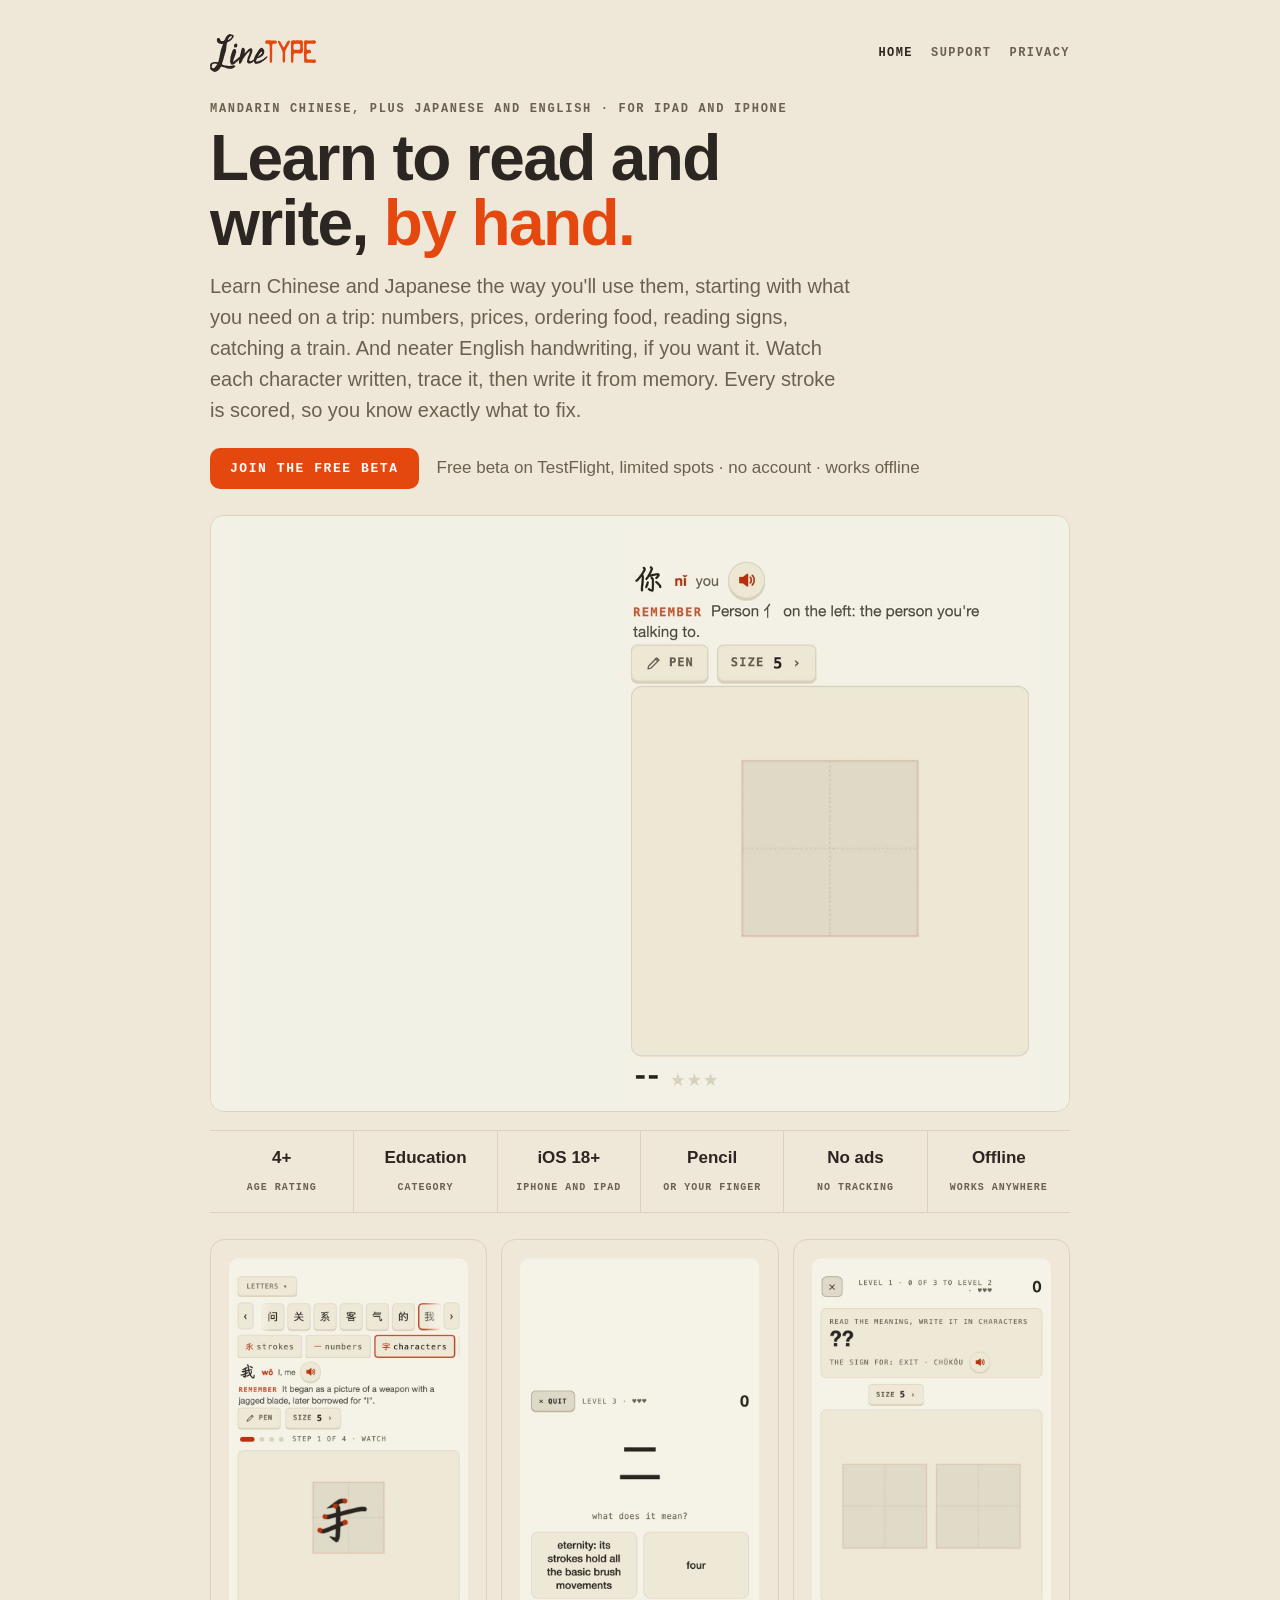
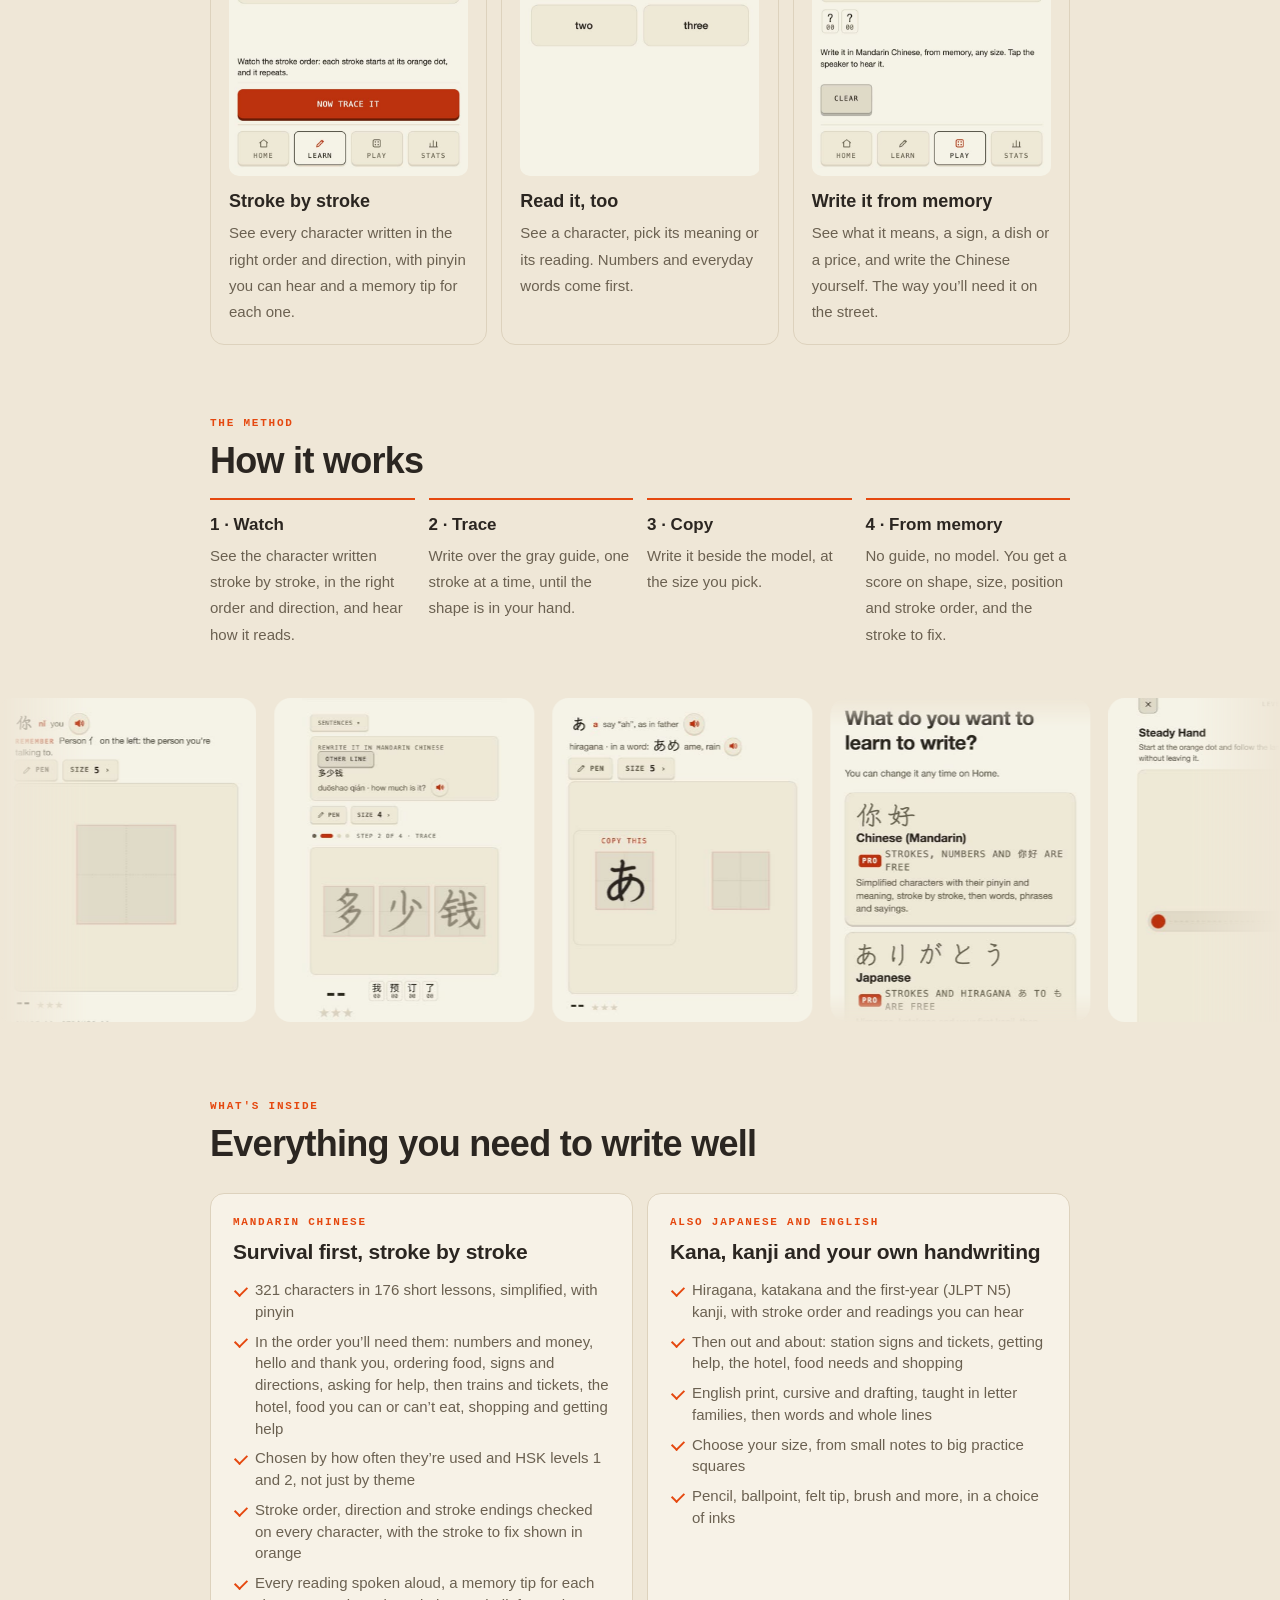
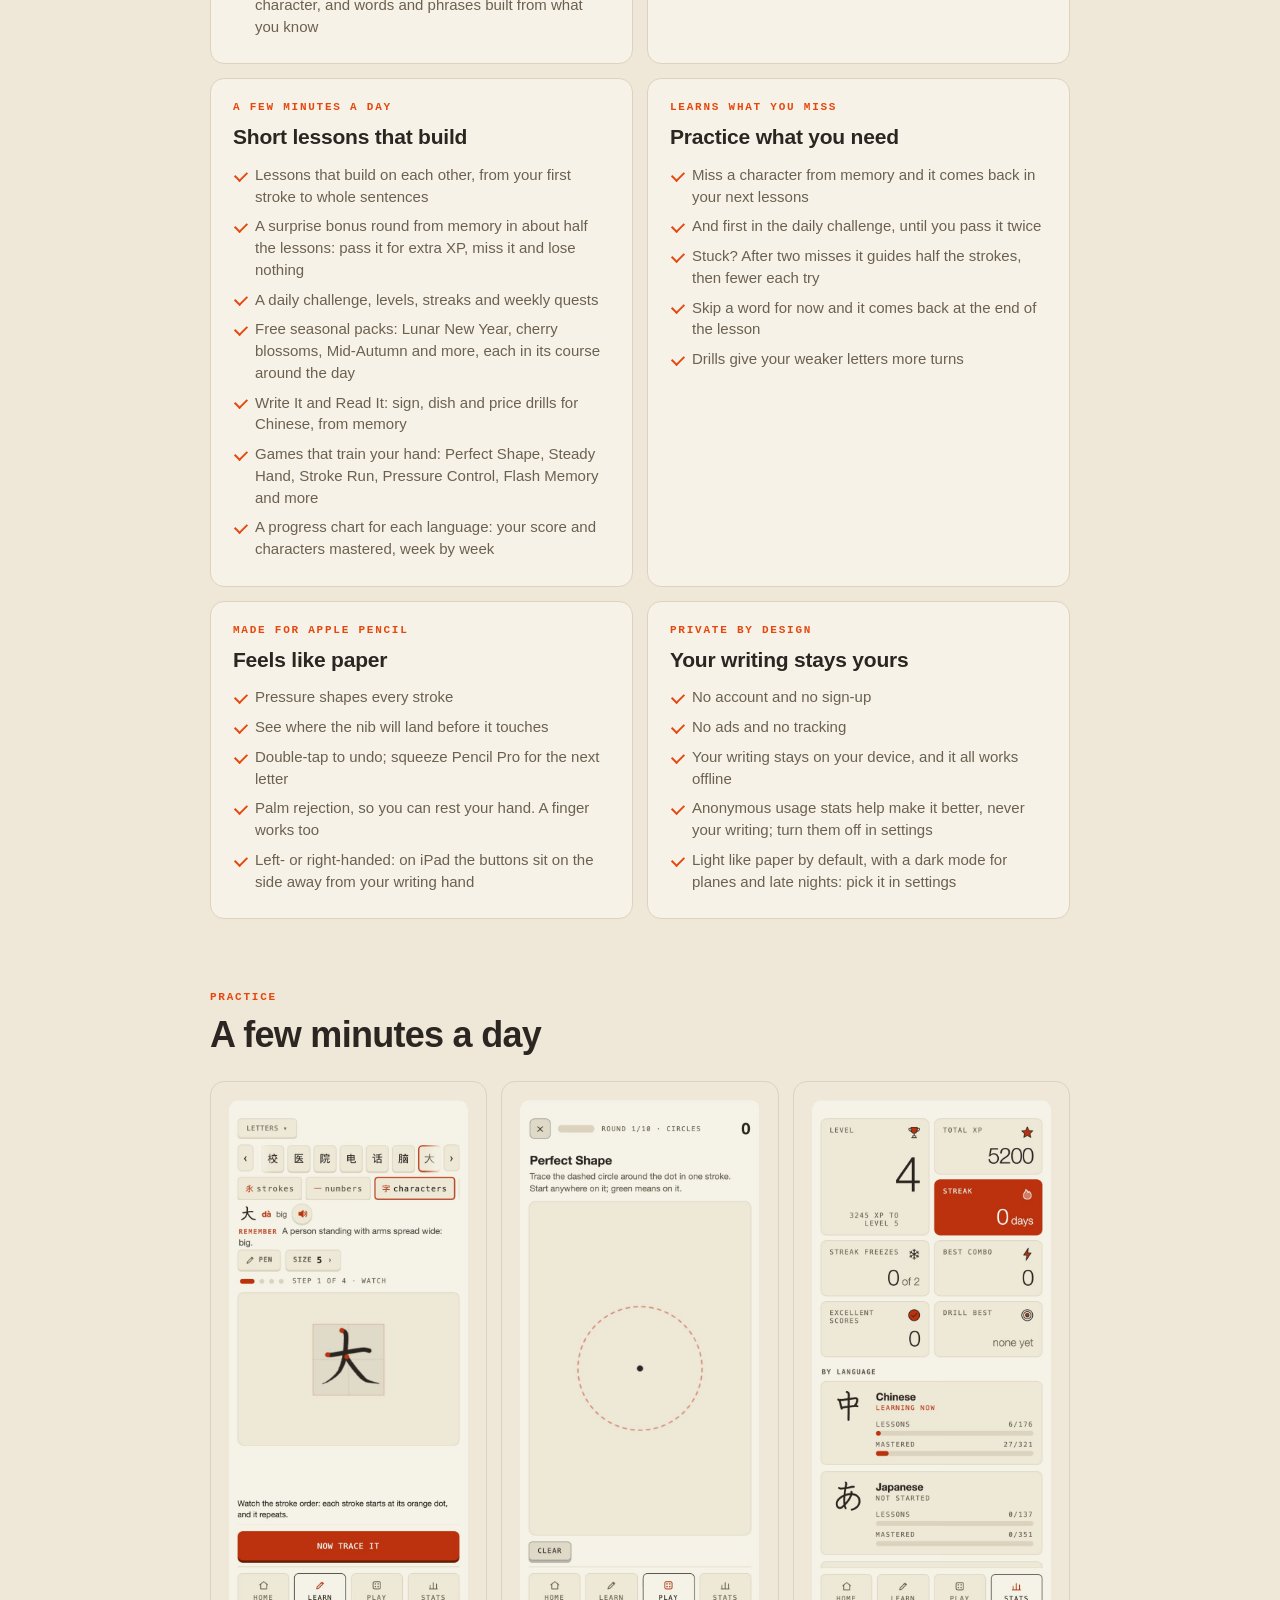
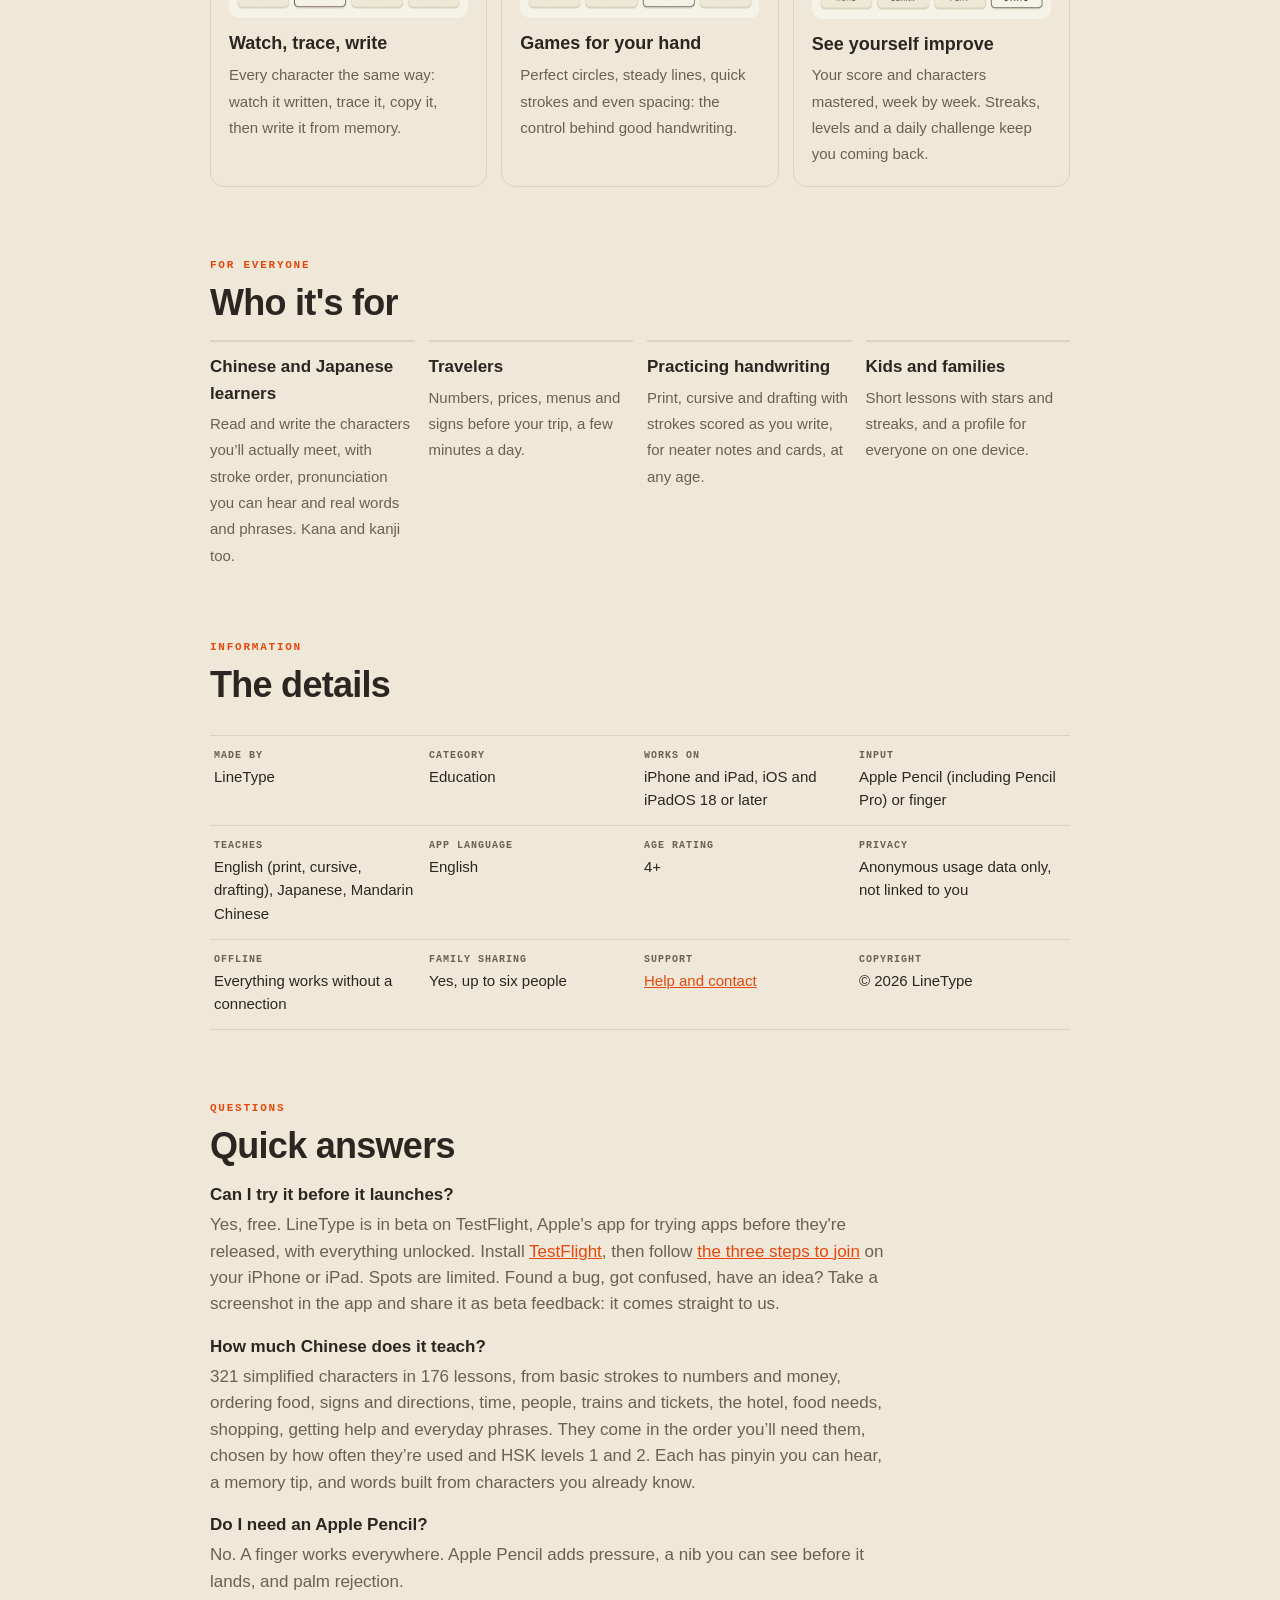
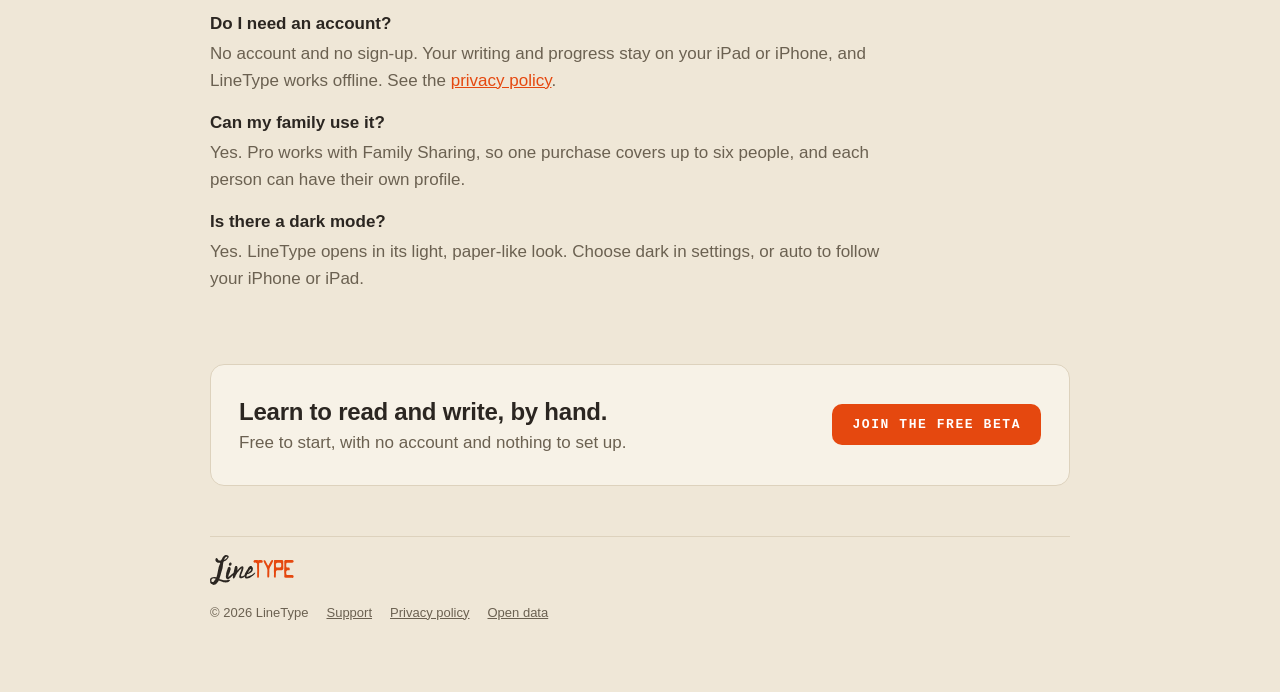
<file: index.html>
<!doctype html>
<html lang="en"><head><meta charset="utf-8"><meta name="viewport" content="width=device-width, initial-scale=1">
<title>LineType: learn to read and write, by hand</title>
<meta name="description" content="Learn to read and write Chinese and Japanese by hand on iPad and iPhone, starting with what you need on a trip: numbers, prices, ordering food, reading signs, trains (Chinese: 321 characters in 176 short lessons). English handwriting too. Watch each character written, trace it, write it from memory, and get scored on every stroke. Free to start, no account, works offline.">
<meta property="og:title" content="LineType: learn to read and write, by hand"><meta property="og:description" content="Learn to read and write Chinese and Japanese, starting with what you need on a trip: numbers, prices, food, signs, trains. English handwriting too. For iPad and iPhone.">
<meta property="og:image" content="img/og.jpg?v=0b8052eb"><meta name="twitter:card" content="summary_large_image">
<link rel="icon" href="img/icon.png?v=2"><link rel="apple-touch-icon" href="img/icon.png?v=2"><link rel="stylesheet" href="style.css?v=f9dee12e">
</head><body>
<svg width="0" height="0" style="position:absolute" aria-hidden="true"><symbol id="mark" viewBox="-42 -915 3510 1250" data-cap="706">
<path id="markHandPath" d="M-41.6 224.9Q-35.1 218.4 -37.7 215.15Q-40.300000000000004 211.9 -41.6 205.4Q-40.300000000000004 201.5 -37.050000000000004 201.5Q-33.800000000000004 201.5 -32.5 200.20000000000002Q-32.5 193.70000000000002 -35.1 187.20000000000002Q-37.7 180.70000000000002 -29.900000000000002 176.8Q-31.200000000000003 174.20000000000002 -32.5 171.60000000000002Q-33.800000000000004 169.0 -35.1 166.4Q-46.800000000000004 133.9 -37.050000000000004 97.5Q-27.3 61.1 -5.2 40.300000000000004Q1.3 33.800000000000004 12.350000000000001 32.5Q23.400000000000002 31.200000000000003 35.1 27.3Q41.6 24.7 47.45 20.8Q53.300000000000004 16.900000000000002 59.800000000000004 14.3Q67.60000000000001 11.700000000000001 83.2 9.1Q98.8 5.2 122.85 3.9000000000000004Q146.9 2.6 172.9 6.5Q185.9 9.1 198.25 13.0Q210.6 16.900000000000002 224.9 16.900000000000002Q231.4 -1.3 235.95 -20.15Q240.5 -39.0 247.0 -59.800000000000004Q252.20000000000002 -71.5 254.8 -85.80000000000001Q257.40000000000003 -100.10000000000001 260.0 -114.4Q269.1 -159.9 279.5 -207.35000000000002Q289.90000000000003 -254.8 297.7 -299.0Q300.3 -310.7 302.9 -321.75Q305.5 -332.8 306.8 -341.90000000000003Q309.40000000000003 -351.0 310.70000000000005 -357.5Q312.0 -364.0 314.6 -370.5Q315.90000000000003 -377.0 315.25 -382.85Q314.6 -388.7 317.2 -392.6Q318.5 -408.2 325.65 -421.85Q332.8 -435.5 335.40000000000003 -449.8Q340.6 -458.90000000000003 345.15 -472.55Q349.7 -486.2 354.90000000000003 -500.5Q361.40000000000003 -518.7 371.15000000000003 -537.55Q380.90000000000003 -556.4 379.6 -578.5Q378.3 -585.0 372.45000000000005 -587.6Q366.6 -590.2 358.15 -590.2Q349.7 -590.2 340.6 -589.55Q331.5 -588.9 326.3 -588.9Q315.90000000000003 -588.9 301.6 -591.5Q287.3 -594.1 276.90000000000003 -596.7Q269.1 -599.3000000000001 263.9 -603.2Q258.7 -607.1 250.9 -608.4Q226.20000000000002 -624.0 205.4 -647.4Q204.1 -650.0 203.45 -651.95Q202.8 -653.9 200.20000000000002 -656.5Q198.9 -659.1 197.60000000000002 -660.4000000000001Q196.3 -661.7 195.0 -664.3000000000001Q191.1 -669.5 189.8 -676.0Q188.5 -682.5 187.20000000000002 -689.0Q184.6 -700.7 182.0 -716.3000000000001Q184.6 -720.2 183.95 -724.1Q183.3 -728.0 184.6 -731.9Q184.6 -735.8000000000001 186.55 -739.7Q188.5 -743.6 189.8 -747.5Q193.70000000000002 -754.0 195.65 -762.45Q197.6 -770.9 202.8 -776.1Q205.4 -778.7 209.95 -780.6500000000001Q214.5 -782.6 219.70000000000002 -786.5Q239.20000000000002 -789.1 250.25 -779.35Q261.3 -769.6 275.6 -763.1Q279.5 -750.1 287.3 -742.95Q295.1 -735.8000000000001 297.7 -722.8000000000001Q300.3 -720.2 299.0 -716.95Q297.7 -713.7 300.3 -709.8000000000001Q304.2 -699.4 317.2 -693.55Q330.2 -687.7 347.75 -685.75Q365.3 -683.8000000000001 382.85 -683.8000000000001Q400.40000000000003 -683.8000000000001 412.1 -683.8000000000001Q418.6 -698.1 425.75 -707.2Q432.90000000000003 -716.3000000000001 439.40000000000003 -728.0Q444.6 -735.8000000000001 449.8 -743.6Q455.0 -751.4 458.90000000000003 -760.5Q461.5 -767.0 462.8 -772.2Q464.1 -777.4 468.0 -783.9Q475.8 -796.9 483.6 -807.3000000000001Q483.6 -815.1 489.45000000000005 -820.95Q495.3 -826.8000000000001 499.20000000000005 -833.3000000000001Q504.40000000000003 -846.3000000000001 509.6 -846.3000000000001Q510.90000000000003 -850.2 515.45 -854.75Q520.0 -859.3000000000001 522.6 -861.9Q525.2 -864.5 527.1500000000001 -867.75Q529.1 -871.0 531.7 -873.6Q539.5 -880.1 546.0 -885.3Q552.5 -890.5 559.0 -893.1Q570.7 -899.6 583.05 -906.75Q595.4 -913.9 607.1 -913.9Q621.4 -915.2 638.3 -910.6500000000001Q655.2 -906.1 666.9 -899.6Q690.3000000000001 -899.6 703.95 -893.1Q717.6 -886.6 728.0 -874.9Q734.5 -864.5 735.8 -849.55Q737.1 -834.6 730.6 -813.8000000000001Q728.0 -807.3000000000001 724.1 -802.75Q720.2 -798.2 717.6 -795.6Q716.3000000000001 -794.3000000000001 715.0 -786.5Q704.6 -778.7 698.75 -766.35Q692.9 -754.0 681.2 -747.5Q677.3000000000001 -741.0 674.0500000000001 -735.8Q670.8000000000001 -730.6 664.3000000000001 -728.0Q657.8000000000001 -717.6 648.7 -712.4000000000001Q639.6 -707.2 633.1 -698.1Q622.7 -692.9 615.55 -686.4Q608.4 -679.9 596.7 -677.3000000000001Q577.2 -665.6 553.8000000000001 -655.2Q551.2 -653.9 550.55 -653.25Q549.9 -652.6 547.3000000000001 -651.3000000000001Q533.0 -648.7 526.5 -634.4000000000001Q520.0 -620.1 513.5 -607.1Q512.2 -604.5 512.85 -600.6Q513.5 -596.7 513.5 -594.1Q512.2 -591.5 509.6 -583.7Q508.3 -577.2 508.3 -570.7Q508.3 -564.2 505.70000000000005 -557.7Q504.40000000000003 -551.2 503.1 -544.7Q501.8 -538.2 501.8 -531.7Q500.5 -520.0 499.20000000000005 -507.0Q497.90000000000003 -494.0 494.0 -479.7Q496.6 -466.7 491.4 -451.1Q486.2 -435.5 491.40000000000003 -425.1Q486.2 -408.2 484.25 -390.0Q482.3 -371.8 475.8 -356.2Q478.40000000000003 -353.6 476.45000000000005 -348.4Q474.5 -343.2 477.1 -340.6Q468.0 -327.6 464.75 -312.65Q461.5 -297.7 456.3 -283.40000000000003Q455.0 -275.6 451.75 -270.4Q448.5 -265.2 445.90000000000003 -261.3Q445.90000000000003 -254.8 446.55 -250.9Q447.2 -247.0 443.3 -245.70000000000002Q440.7 -222.3 434.2 -204.75Q427.7 -187.20000000000002 419.90000000000003 -165.1Q413.40000000000003 -146.9 410.15000000000003 -126.1Q406.90000000000003 -105.3 397.8 -83.2Q396.5 -62.400000000000006 388.05 -44.2Q379.6 -26.0 373.1 -5.2Q371.8 1.3 371.15 5.2Q370.5 9.1 367.90000000000003 14.3Q364.0 29.900000000000002 359.45000000000005 46.800000000000004Q354.90000000000003 63.7 349.7 81.9Q358.8 93.60000000000001 383.5 97.5Q397.8 102.7 421.2 109.2Q455.0 117.0 492.7 124.8Q530.4 132.6 566.8000000000001 135.20000000000002Q601.9 137.8 634.4 132.60000000000002Q666.9 127.4 698.1 122.2Q713.7 119.60000000000001 729.95 117.0Q746.2 114.4 765.7 117.0Q764.4 131.3 777.4 135.2Q790.4 139.1 804.7 144.3Q806.0 148.20000000000002 801.45 150.8Q796.9 153.4 791.7 153.4Q785.2 163.8 773.5 165.1Q773.5 167.70000000000002 772.85 169.0Q772.2 170.3 773.5 172.9Q759.2 188.5 739.7 196.3Q720.2 204.1 702.0 215.8Q681.2 219.70000000000002 659.1 225.55Q637.0 231.4 611.0 228.8Q579.8000000000001 228.8 547.3000000000001 223.60000000000002Q514.8000000000001 218.4 483.6 211.9Q490.1 208.0 497.25 211.9Q504.40000000000003 215.8 510.90000000000003 213.20000000000002Q509.6 208.0 505.05 207.35000000000002Q500.5 206.70000000000002 496.6 205.4Q483.6 200.20000000000002 469.3 196.3Q455.0 192.4 439.40000000000003 188.5Q408.2 180.70000000000002 378.95 170.3Q349.7 159.9 319.8 152.1Q318.5 158.6 323.70000000000005 158.6Q328.90000000000003 158.6 328.90000000000003 162.5Q325.0 158.6 317.2 158.6Q312.0 167.70000000000002 307.45000000000005 178.10000000000002Q302.90000000000003 188.5 295.1 195.0Q286.0 210.6 276.25 224.25Q266.5 237.9 256.1 249.60000000000002Q249.60000000000002 257.40000000000003 244.40000000000003 263.25Q239.20000000000002 269.1 230.1 271.7Q227.5 280.8 221.65 283.4Q215.8 286.0 209.3 289.90000000000003Q201.5 295.1 193.7 303.55Q185.9 312.0 179.4 314.6Q167.70000000000002 309.40000000000003 159.9 315.25Q152.1 321.1 143.0 327.6Q119.60000000000001 326.3 97.5 334.1Q94.9 332.8 94.9 326.3Q83.2 319.8 72.80000000000001 318.5Q62.400000000000006 317.2 52.0 312.0Q52.0 306.8 48.1 304.2Q41.6 299.0 34.45 297.05Q27.3 295.1 20.8 291.2Q18.2 282.1 7.8 279.5Q-2.6 276.90000000000003 -7.800000000000001 269.1Q-9.1 262.6 -11.7 257.40000000000003Q-14.3 252.20000000000002 -22.1 249.60000000000002Q-24.7 240.5 -29.9 235.95Q-35.1 231.4 -41.6 224.9ZM23.400000000000002 118.3Q20.8 124.80000000000001 20.8 133.25Q20.8 141.70000000000002 18.2 146.9Q16.900000000000002 149.5 14.950000000000001 150.8Q13.0 152.1 11.700000000000001 154.70000000000002Q11.700000000000001 165.1 18.2 175.5Q22.1 184.6 24.700000000000003 188.5Q27.3 192.4 36.4 197.6Q39.0 198.9 39.650000000000006 200.2Q40.300000000000004 201.5 42.9 202.8Q58.5 213.20000000000002 78.65 209.3Q98.8 205.4 109.2 198.9Q128.70000000000002 174.20000000000002 147.55 148.85000000000002Q166.4 123.5 184.6 100.10000000000001Q184.6 94.9 191.1 90.35Q197.6 85.8 196.3 79.3Q195.0 75.4 186.55 71.5Q178.1 67.60000000000001 171.6 66.3Q159.9 63.7 146.9 61.1Q133.9 58.5 122.2 58.5Q98.8 58.5 76.05 66.30000000000001Q53.300000000000004 74.10000000000001 37.7 79.3Q33.800000000000004 88.4 29.900000000000002 98.15Q26.0 107.9 23.400000000000002 118.3ZM553.8000000000001 -716.3000000000001Q564.2 -721.5 576.55 -727.35Q588.9 -733.2 599.3000000000001 -742.3000000000001Q600.6 -743.6 601.25 -744.9000000000001Q601.9 -746.2 603.2 -747.5Q607.1 -747.5 607.1 -747.5Q614.9 -751.4 622.05 -757.25Q629.2 -763.1 637.0 -768.3000000000001Q646.1 -776.1 653.25 -786.5Q660.4 -796.9 669.5 -804.7Q670.8000000000001 -809.9 673.4000000000001 -815.1Q676.0 -820.3000000000001 677.3 -825.5Q678.6 -830.7 678.6 -835.9000000000001Q678.6 -841.1 673.4 -846.3000000000001Q659.1 -848.9 648.05 -844.35Q637.0 -839.8000000000001 625.3000000000001 -837.2Q614.9 -826.8000000000001 605.8 -819.0Q596.7 -811.2 590.2 -798.2Q564.2 -774.8000000000001 553.8000000000001 -738.4Q551.2 -733.2 546.6500000000001 -726.7Q542.1 -720.2 547.3000000000001 -715.0Q549.9 -712.4 553.8000000000001 -716.3000000000001ZM804.7 -462.8Q798.2 -464.1 796.25 -469.95000000000005Q794.3 -475.8 787.8 -475.8Q783.9 -473.2 783.25 -468.65Q782.6 -464.1 780.0 -464.1Q777.4 -468.0 777.4 -471.9Q777.4 -475.8 774.8 -478.40000000000003Q770.9 -477.1 770.25 -474.5Q769.6 -471.90000000000003 767.0 -469.3Q767.0 -469.3 761.8 -469.3Q760.5 -477.1 757.25 -481.65Q754.0 -486.2 752.7 -496.6Q751.4 -504.40000000000003 748.15 -509.6Q744.9 -514.8000000000001 744.9 -522.6Q742.3 -544.7 755.3 -564.2Q768.3 -583.7 786.5 -592.8000000000001Q789.1 -592.8000000000001 789.1 -598.0Q799.5 -600.6 807.3 -601.25Q815.1 -601.9 822.9 -604.5Q830.7 -600.6 837.2 -596.7Q843.7 -592.8000000000001 850.2 -586.3000000000001Q856.7 -575.9 857.35 -554.45Q858.0 -533.0 852.8 -518.7Q850.2 -503.1 843.7 -491.40000000000003Q841.1 -487.5 833.95 -482.95000000000005Q826.8 -478.40000000000003 821.6 -475.8Q819.0 -475.8 816.4 -473.85Q813.8 -471.90000000000003 808.6 -470.6Q806.0 -470.6 806.65 -468.0Q807.3 -465.40000000000003 804.7 -462.8ZM760.5 -421.2H768.3Q774.8 -419.90000000000003 778.7 -419.25Q782.6 -418.6 787.8 -418.6Q791.7 -417.3 798.2 -410.8Q803.4 -405.6 804.05 -399.1Q804.7 -392.6 806.0 -384.8Q807.3 -380.90000000000003 807.3 -377.0Q807.3 -373.1 808.6 -370.5Q812.5 -366.6 812.5 -365.3Q821.6 -354.90000000000003 821.6 -332.8Q821.6 -328.90000000000003 821.6 -324.35Q821.6 -319.8 820.3 -317.2Q819.0 -315.90000000000003 819.0 -315.25Q819.0 -314.6 817.7 -313.3Q815.1 -310.7 815.1 -309.40000000000003Q815.1 -309.40000000000003 815.1 -306.8Q813.8 -306.8 813.8 -305.5V-301.6Q812.5 -301.6 812.5 -299.0Q809.9 -296.40000000000003 811.2 -296.40000000000003Q811.2 -293.8 809.9 -292.5Q808.6 -291.2 808.6 -289.90000000000003Q807.3 -288.6 807.95 -287.3Q808.6 -286.0 807.3 -284.7Q807.3 -279.5 805.3499999999999 -275.6Q803.4 -271.7 802.1 -266.5Q800.8 -263.90000000000003 800.8 -260.0Q798.2 -254.8 798.2 -253.5Q795.6 -249.60000000000002 794.95 -244.40000000000003Q794.3 -239.20000000000002 793.0 -232.70000000000002Q793.0 -228.8 791.7 -225.55Q790.4 -222.3 789.1 -219.70000000000002Q787.8 -217.1 787.15 -213.2Q786.5 -209.3 785.2 -206.70000000000002Q782.6 -192.4 778.05 -180.7Q773.5 -169.0 768.3 -157.3Q757.9 -135.20000000000002 750.0999999999999 -119.60000000000001Q742.3 -104.0 735.8 -78.0Q735.8 -75.4 735.15 -74.75Q734.5 -74.10000000000001 734.5 -71.5Q733.2 -68.9 733.85 -66.30000000000001Q734.5 -63.7 733.2 -61.1Q730.6 -46.800000000000004 722.1500000000001 -37.7Q713.7 -28.6 717.6 -11.700000000000001H726.7H735.8Q737.1 -11.700000000000001 739.7 -14.3Q748.8 -16.900000000000002 755.3 -21.450000000000003Q761.8 -26.0 768.3 -31.200000000000003Q772.2 -33.800000000000004 775.45 -37.7Q778.7 -41.6 781.3 -44.2Q791.7 -52.0 795.6 -55.9Q809.9 -67.60000000000001 820.3 -74.10000000000001Q830.7 -80.60000000000001 843.7 -94.9L850.2 -101.4Q855.4 -105.3 860.5999999999999 -109.85Q865.8 -114.4 872.3 -118.3Q878.8 -124.80000000000001 885.95 -130.0Q893.1 -135.20000000000002 900.9000000000001 -140.4Q906.1 -145.6 908.7 -146.9Q920.4000000000001 -154.70000000000002 929.5 -165.10000000000002Q938.6 -175.5 949.0 -184.6Q951.6 -185.9 953.55 -187.2Q955.5 -188.5 958.1 -188.5Q958.1 -188.5 962.0 -188.5Q968.5 -189.8 975.0 -193.05Q981.5 -196.3 990.6 -195.0Q990.6 -191.1 988.6500000000001 -188.5Q986.7 -185.9 989.3 -182.0Q980.2 -172.9 972.4000000000001 -161.20000000000002Q972.4000000000001 -159.9 971.75 -159.25Q971.1 -158.6 971.1 -157.3Q971.1 -154.70000000000002 972.4000000000001 -151.45000000000002Q973.7 -148.20000000000002 972.4000000000001 -144.3Q972.4000000000001 -145.6 969.8 -140.4Q967.2 -137.8 967.2 -136.5Q964.6 -131.3 962.0 -128.05Q959.4000000000001 -124.80000000000001 956.8 -119.60000000000001Q952.9000000000001 -113.10000000000001 951.6 -111.8Q945.1 -104.0 939.9000000000001 -95.55000000000001Q934.7 -87.10000000000001 928.2 -80.60000000000001Q925.6 -76.7 921.7 -73.45Q917.8 -70.2 915.2 -67.60000000000001Q903.5 -58.5 894.4000000000001 -46.800000000000004Q893.1 -45.5 893.1 -44.85Q893.1 -44.2 891.8 -42.9Q887.9000000000001 -39.0 883.35 -35.1Q878.8 -31.200000000000003 872.3 -28.6Q869.7 -23.400000000000002 867.1 -20.8L863.2 -16.900000000000002Q859.3 -13.0 854.1 -11.700000000000001Q851.5 -9.1 850.2 -8.45Q848.9 -7.800000000000001 846.3 -5.2Q842.4 -2.6 838.5 0.6500000000000001Q834.6 3.9000000000000004 830.7 7.800000000000001Q809.9 26.0 789.0999999999999 44.2Q768.3 62.400000000000006 743.6 78.0Q741.0 80.60000000000001 739.05 81.9Q737.1 83.2 735.8 84.5H729.3Q724.1 85.8 716.3 91.0Q713.7 91.0 713.7 92.3Q712.4 92.3 712.4 91.65Q712.4 91.0 709.8 91.0Q698.1 96.2 686.4 97.5H679.9Q669.5 96.2 663.0 89.7Q660.4 87.10000000000001 658.45 85.15Q656.5 83.2 653.9 80.60000000000001Q647.4 72.8 644.8 65.0Q643.5 63.7 643.5 62.400000000000006Q643.5 61.1 642.2 58.5Q639.6 50.7 633.75 44.2Q627.9 37.7 625.3 28.6Q622.7 24.7 622.7 19.5Q622.7 14.3 621.4 9.1Q620.1 3.9000000000000004 620.1 -1.2999999999999998Q620.1 -6.5 618.8 -11.700000000000001V-27.3Q620.1 -40.300000000000004 621.4000000000001 -52.650000000000006Q622.7 -65.0 625.3 -78.0Q627.9 -91.0 629.2 -102.7Q630.5 -114.4 630.5 -127.4Q630.5 -133.9 630.5 -140.4Q630.5 -146.9 631.8 -153.4Q635.7 -171.6 639.6 -187.85Q643.5 -204.1 648.7 -219.70000000000002Q651.3 -226.20000000000002 651.95 -230.75Q652.6 -235.3 655.2 -240.5Q657.8 -245.70000000000002 659.0999999999999 -250.90000000000003Q660.4 -256.1 661.7 -262.6Q661.7 -266.5 664.3 -274.3Q674.7 -300.3 684.45 -326.3Q694.2 -352.3 702.0 -380.90000000000003Q703.3 -382.2 703.3 -386.1L707.2 -390.0Q711.1 -393.90000000000003 714.35 -399.1Q717.6 -404.3 722.8 -406.90000000000003Q724.1 -408.2 725.4000000000001 -408.2Q726.7 -408.2 728.0 -409.5Q729.3 -410.8 729.3 -412.1H730.6H734.5Q737.1 -412.1 738.4 -413.40000000000003Q744.9 -416.0 749.45 -418.6Q754.0 -421.2 760.5 -421.2ZM626.6 28.6Q626.6 27.3 625.3 26.0Q625.3 29.900000000000002 626.6 28.6ZM1038.7 -460.2H1046.5Q1051.7 -458.90000000000003 1058.2 -458.90000000000003Q1060.8 -457.6 1064.05 -457.6Q1067.3 -457.6 1069.9 -456.3Q1071.2 -456.3 1075.1 -452.40000000000003Q1084.2 -448.5 1088.1 -439.40000000000003Q1090.7 -435.5 1093.3 -425.1Q1095.9 -422.5 1096.5500000000002 -418.6Q1097.2 -414.7 1099.8 -412.1Q1099.8 -409.5 1099.15 -408.20000000000005Q1098.5 -406.90000000000003 1099.8 -404.3Q1099.8 -401.7 1102.4 -399.1Q1103.7 -396.5 1103.7 -388.7Q1105.0 -382.2 1105.0 -367.90000000000003V-349.7V-340.6Q1103.7 -330.2 1103.0500000000002 -320.45Q1102.4 -310.7 1101.1 -300.3Q1101.1 -297.7 1100.4499999999998 -296.4Q1099.8 -295.1 1099.8 -292.5Q1098.5 -287.3 1099.15 -282.75Q1099.8 -278.2 1099.8 -274.3Q1105.0 -279.5 1108.25 -284.70000000000005Q1111.5 -289.90000000000003 1115.4 -295.1Q1119.3 -300.3 1123.85 -304.20000000000005Q1128.4 -308.1 1133.6 -313.3Q1138.8 -318.5 1142.05 -323.05Q1145.3 -327.6 1149.2 -334.1Q1151.8 -341.90000000000003 1162.2 -347.1Q1164.8 -348.40000000000003 1165.4499999999998 -349.05Q1166.1 -349.7 1168.7 -351.0Q1171.3 -353.6 1172.6 -356.2Q1185.6 -370.5 1197.9499999999998 -383.5Q1210.3 -396.5 1223.3 -409.5Q1225.9 -412.1 1229.15 -413.4Q1232.4 -414.7 1235.0 -417.3Q1237.6 -419.90000000000003 1240.85 -421.20000000000005Q1244.1 -422.5 1246.7 -425.1Q1257.1 -431.6 1270.75 -438.1Q1284.4 -444.6 1301.3 -445.90000000000003Q1319.5 -447.2 1332.5 -439.40000000000003Q1344.2 -435.5 1345.5 -423.8Q1345.5 -421.2 1344.85 -417.3Q1344.2 -413.40000000000003 1345.5 -410.8Q1345.5 -406.90000000000003 1346.8 -406.90000000000003Q1348.1 -404.3 1350.6999999999998 -402.35Q1353.3 -400.40000000000003 1353.3 -397.8Q1353.3 -392.6 1350.7 -387.40000000000003V-374.40000000000003Q1349.4 -344.5 1342.9 -317.2Q1341.6 -314.6 1341.6 -312.0Q1341.6 -309.40000000000003 1340.3 -306.8Q1340.3 -306.8 1337.7 -301.6Q1336.4 -299.0 1336.4 -296.4Q1336.4 -293.8 1335.1 -291.2Q1333.8 -288.6 1333.8 -284.7Q1333.8 -283.40000000000003 1333.15 -282.75Q1332.5 -282.1 1332.5 -280.8Q1331.2 -278.2 1331.2 -275.6Q1331.2 -273.0 1329.9 -270.40000000000003Q1328.6 -267.8 1327.9499999999998 -265.20000000000005Q1327.3 -262.6 1326.0 -260.0Q1323.4 -254.8 1318.2 -241.8Q1314.3 -232.70000000000002 1311.05 -223.60000000000002Q1307.8 -214.5 1303.9 -204.1Q1296.1 -184.6 1288.9499999999998 -165.75Q1281.8 -146.9 1272.7 -128.70000000000002H1271.4Q1266.2 -122.2 1264.9 -114.4Q1263.6 -110.5 1262.9499999999998 -105.95Q1262.3 -101.4 1261.0 -98.8Q1258.4 -96.2 1258.4 -93.60000000000001Q1255.8 -87.10000000000001 1255.15 -77.35000000000001Q1254.5 -67.60000000000001 1253.2 -57.2Q1253.2 -53.300000000000004 1251.9 -50.050000000000004Q1250.6 -46.800000000000004 1251.9 -42.9Q1251.9 -32.5 1259.7 -29.25Q1267.5 -26.0 1270.1 -19.5Q1289.6 -19.5 1304.55 -25.35Q1319.5 -31.200000000000003 1333.8 -37.7Q1340.3 -41.6 1343.55 -42.900000000000006Q1346.8 -44.2 1348.75 -44.85Q1350.7 -45.5 1352.65 -47.45Q1354.6 -49.4 1361.1 -54.6Q1367.6 -55.9 1369.55 -60.45Q1371.5 -65.0 1376.7 -67.60000000000001Q1378.0 -67.60000000000001 1380.6 -65.0Q1388.4 -68.9 1396.2 -72.15Q1404.0 -75.4 1410.5 -81.9Q1414.4 -84.5 1417.65 -87.1Q1420.9 -89.7 1424.8000000000002 -92.3Q1426.1 -94.9 1428.05 -94.9Q1430.0 -94.9 1432.6 -96.2Q1435.2 -97.5 1436.5 -98.80000000000001Q1437.8000000000002 -100.10000000000001 1440.4 -101.4Q1443.0 -102.7 1444.3 -102.7Q1445.6 -102.7 1448.2 -104.0Q1452.1 -106.60000000000001 1456.0 -109.85000000000001Q1459.9 -113.10000000000001 1465.1 -115.7H1470.3000000000002Q1472.9 -115.7 1474.2 -115.05000000000001Q1475.5 -114.4 1478.1 -115.7Q1478.1 -114.4 1478.75 -114.4Q1479.4 -114.4 1479.4 -113.10000000000001Q1479.4 -106.60000000000001 1476.8000000000002 -104.0Q1474.2 -101.4 1472.9 -96.2Q1466.4 -92.3 1461.2 -85.8Q1456.0 -79.3 1450.8000000000002 -72.8Q1449.5 -72.8 1449.5 -72.15Q1449.5 -71.5 1448.2 -71.5Q1448.2 -70.2 1448.85 -70.2Q1449.5 -70.2 1449.5 -68.9Q1444.3000000000002 -63.7 1433.9 -55.9Q1432.6 -54.6 1431.95 -53.3Q1431.3000000000002 -52.0 1430.0 -50.7Q1427.4 -48.1 1426.1000000000001 -47.45Q1424.8000000000002 -46.800000000000004 1422.2 -44.2Q1415.7 -40.300000000000004 1410.5 -36.400000000000006Q1405.3 -32.5 1400.1 -26.0Q1418.3000000000002 -35.1 1433.25 -47.45Q1448.2 -59.800000000000004 1462.5 -71.5Q1461.2 -68.9 1458.6 -66.95Q1456.0 -65.0 1456.0 -62.400000000000006Q1443.0 -52.0 1430.0 -42.900000000000006Q1417.0 -33.800000000000004 1402.7 -23.400000000000002Q1398.8 -20.8 1394.25 -17.55Q1389.7 -14.3 1385.8 -11.700000000000001Q1380.6 -9.1 1381.9 -6.5Q1371.5 7.800000000000001 1367.6 9.75Q1363.7 11.700000000000001 1349.4 22.1Q1342.9 24.7 1339.0 28.6Q1336.4 29.900000000000002 1332.5 33.800000000000004Q1331.2 33.800000000000004 1330.5500000000002 34.45Q1329.9 35.1 1328.6 35.1Q1327.3 35.1 1327.3 36.400000000000006Q1327.3 37.7 1326.0 37.7H1322.1Q1319.5 39.0 1311.7 41.6Q1302.6 44.2 1294.8 46.8Q1287.0 49.4 1277.9 52.0Q1262.3 55.9 1250.6 54.6Q1244.1 53.300000000000004 1236.9499999999998 52.650000000000006Q1229.8 52.0 1223.3 53.300000000000004Q1201.2 41.6 1186.9 29.900000000000002Q1185.6 27.3 1184.3 24.05Q1183.0 20.8 1183.0 18.2Q1181.7 15.600000000000001 1181.0500000000002 11.700000000000001Q1180.4 7.800000000000001 1179.1 5.2Q1176.5 -1.3 1175.2 -7.800000000000001Q1173.9 -14.3 1175.2 -22.1Q1175.2 -44.2 1182.35 -61.1Q1189.5 -78.0 1193.4 -97.5L1197.3 -124.80000000000001Q1199.9 -136.5 1204.45 -148.85000000000002Q1209.0 -161.20000000000002 1214.2 -171.6Q1222.0 -193.70000000000002 1231.75 -215.8Q1241.5 -237.9 1250.6 -260.0Q1254.5 -273.0 1257.1 -285.35Q1259.7 -297.7 1263.6 -309.40000000000003Q1267.5 -322.40000000000003 1272.05 -333.45000000000005Q1276.6 -344.5 1280.5 -356.2Q1271.4 -352.3 1263.6 -349.05Q1255.8 -345.8 1246.7 -343.2Q1238.9 -335.40000000000003 1232.4 -326.95000000000005Q1225.9 -318.5 1218.1 -312.0Q1214.2 -308.1 1210.3000000000002 -304.20000000000005Q1206.4 -300.3 1201.2 -297.7Q1193.4 -291.2 1184.95 -283.4Q1176.5 -275.6 1170.0 -267.8Q1163.5 -257.40000000000003 1157.0 -250.9Q1150.5 -241.8 1144.65 -232.7Q1138.8 -223.6 1132.3 -214.5Q1128.4 -213.20000000000002 1127.1 -209.3Q1125.8 -205.4 1123.2 -202.8H1121.9Q1111.5 -187.20000000000002 1099.8 -174.20000000000002Q1088.1 -161.20000000000002 1079.0 -144.3Q1079.0 -144.3 1076.4 -141.70000000000002H1075.1Q1072.5 -130.0 1067.3 -122.2L1055.6 -106.60000000000001L1054.3 -105.3Q1053.0 -104.0 1052.35 -102.7Q1051.7 -101.4 1050.4 -100.10000000000001Q1045.2 -91.0 1040.0 -82.55000000000001Q1034.8 -74.10000000000001 1028.3 -66.3Q1028.3 -57.2 1027.0 -53.300000000000004Q1024.4 -50.7 1024.4 -49.4Q1021.8000000000001 -44.2 1021.8000000000001 -44.2V-37.7Q1021.8000000000001 -36.4 1019.2 -33.800000000000004Q1008.8000000000001 -16.900000000000002 1003.6 0.0H1001.0H998.4V7.800000000000001Q998.4 7.800000000000001 995.8000000000001 10.4V18.2Q993.2 23.400000000000002 993.2 22.1Q991.9 19.5 992.55 18.200000000000003Q993.2 16.900000000000002 990.6 15.600000000000001Q989.3000000000001 16.900000000000002 989.95 18.85Q990.6 20.8 989.3000000000001 22.1Q989.3000000000001 23.400000000000002 988.6500000000001 22.75Q988.0 22.1 988.0 20.8Q989.3000000000001 24.7 987.35 26.0Q985.4 27.3 984.1 28.6Q984.1 29.900000000000002 985.4000000000001 29.25Q986.7 28.6 986.7 29.900000000000002L982.8000000000001 37.7Q982.8000000000001 35.1 983.45 33.150000000000006Q984.1 31.200000000000003 982.8000000000001 28.6Q978.9 28.6 978.9 32.5L977.6 31.200000000000003Q976.3000000000001 29.900000000000002 973.7 35.1Q972.4 39.0 971.75 44.2Q971.1 49.4 972.4 53.300000000000004Q969.8000000000001 52.0 969.1500000000001 52.650000000000006Q968.5 53.300000000000004 965.9 53.300000000000004Q964.6 53.300000000000004 964.6 52.0L963.3000000000001 50.7Q958.1 53.300000000000004 955.5 56.550000000000004Q952.9 59.800000000000004 949.0 62.400000000000006H947.7Q945.1 62.400000000000006 942.5 61.10000000000001Q939.9 59.800000000000004 938.6 62.400000000000006L930.8000000000001 58.5Q929.5 58.5 930.1500000000001 59.8Q930.8000000000001 61.1 929.5 61.1Q928.2 61.1 928.85 59.150000000000006Q929.5 57.2 928.2 57.2Q926.9 58.5 926.9 59.8Q926.9 61.1 925.6 62.400000000000006Q919.1 61.1 917.8 54.6Q916.5 48.1 912.6 45.5Q908.7 32.5 908.7 18.2V3.9000000000000004Q910.0 -11.700000000000001 912.6 -27.3Q915.2 -42.9 917.8000000000001 -57.2Q920.4 -71.5 923.0 -85.80000000000001Q925.6 -100.10000000000001 928.2 -114.4Q930.8000000000001 -124.80000000000001 933.4000000000001 -135.85000000000002Q936.0 -146.9 936.0 -158.6Q936.0 -163.8 938.6 -174.20000000000002Q947.7 -217.1 957.45 -258.7Q967.2 -300.3 977.6 -341.90000000000003Q978.9 -349.7 980.2 -356.85Q981.5 -364.0 982.8000000000001 -370.5Q985.4 -378.3 985.4 -386.1Q985.4 -393.90000000000003 988.0 -400.40000000000003Q989.3000000000001 -403.0 989.95 -406.9Q990.6 -410.8 993.2 -413.40000000000003Q994.5 -416.0 995.8 -419.25Q997.1 -422.5 998.4 -425.1Q1001.0 -431.6 1003.6 -437.45000000000005Q1006.2 -443.3 1008.8000000000001 -449.8Q1017.9 -452.40000000000003 1020.5 -455.0Q1023.1 -457.6 1024.4 -457.6Q1027.0 -458.90000000000003 1030.9 -458.90000000000003Q1034.8 -458.90000000000003 1038.7 -460.2ZM1556.1 -119.60000000000001Q1549.6 -123.5 1544.4 -122.2Q1541.8 -122.2 1539.1999999999998 -118.95Q1536.6 -115.7 1531.4 -120.9Q1530.1 -120.9 1531.4 -121.55000000000001Q1532.7 -122.2 1531.4 -123.5Q1528.8 -123.5 1524.9 -122.85Q1521.0 -122.2 1519.7 -123.5Q1509.3 -120.9 1506.6999999999998 -108.55000000000001Q1504.1 -96.2 1496.3 -89.7Q1493.7 -75.4 1489.15 -68.9Q1484.6 -62.400000000000006 1480.7 -48.1Q1476.8 -37.7 1474.85 -35.75Q1472.9 -33.800000000000004 1474.2 -23.400000000000002Q1474.2 -14.3 1481.35 -14.3Q1488.5 -14.3 1496.3 -11.700000000000001Q1498.9 -10.4 1503.45 -11.7Q1508.0 -13.0 1513.2 -11.700000000000001Q1527.5 -14.3 1540.5 -19.5Q1553.5 -24.7 1565.2 -27.3Q1596.4 -35.1 1618.5 -46.8Q1640.6 -58.5 1669.2 -68.9Q1674.4 -70.2 1686.1 -78.0Q1697.8 -85.8 1711.4499999999998 -94.25Q1725.1 -102.7 1736.15 -111.15Q1747.2 -119.60000000000001 1749.8 -122.2L1786.2 -149.5Q1796.6 -156.0 1806.35 -164.45Q1816.1 -172.9 1826.5 -183.3Q1826.5 -187.20000000000002 1831.7 -182.0V-179.4Q1836.9 -178.1 1843.4 -178.1Q1847.3 -171.6 1843.4 -174.2Q1839.5 -176.8 1844.7 -179.4Q1843.4 -176.8 1846.0 -175.5Q1848.6 -174.20000000000002 1847.3 -172.9Q1843.4 -169.0 1845.35 -167.05Q1847.3 -165.1 1848.6 -161.20000000000002Q1836.9 -146.9 1827.15 -135.2Q1817.4 -123.5 1807.0 -109.2Q1801.8 -102.7 1797.25 -100.75Q1792.7 -98.8 1788.8 -94.9Q1777.1 -76.7 1766.05 -70.2Q1755.0 -63.7 1740.7 -48.1Q1735.5 -44.2 1721.85 -35.1Q1708.2 -26.0 1693.9 -15.6Q1679.6 -5.2 1666.6 3.9Q1653.6 13.0 1649.7 15.600000000000001Q1631.5 24.7 1615.25 31.85Q1599.0 39.0 1579.5 46.800000000000004Q1571.7 46.800000000000004 1563.9 49.400000000000006Q1556.1 52.0 1547.0 55.9Q1540.5 54.6 1539.2 55.9Q1536.6 54.6 1532.7 57.2Q1530.1 59.800000000000004 1524.9 59.800000000000004Q1519.7 59.800000000000004 1517.1 59.800000000000004Q1502.8 58.5 1494.35 64.35Q1485.9 70.2 1471.6 66.3Q1465.1 67.60000000000001 1457.9499999999998 63.050000000000004Q1450.8 58.5 1441.7 61.1Q1441.7 58.5 1443.0 58.5Q1444.3 58.5 1444.3 55.9Q1441.7 57.2 1439.1 55.25Q1436.5 53.300000000000004 1433.9 55.9Q1431.3 53.300000000000004 1433.25 52.650000000000006Q1435.2 52.0 1435.2 49.4Q1420.9 39.0 1414.4 24.7Q1407.9 10.4 1401.4 -6.5Q1401.4 -18.2 1400.1 -22.1Q1398.8 -26.0 1398.15 -29.900000000000002Q1397.5 -33.800000000000004 1396.85 -39.650000000000006Q1396.2 -45.5 1396.2 -59.800000000000004Q1398.8 -83.2 1404.0 -100.75Q1409.2 -118.3 1415.7 -140.4Q1420.9 -148.20000000000002 1424.15 -156.65Q1427.4 -165.1 1433.9 -171.6Q1454.7 -222.3 1481.35 -263.9Q1508.0 -305.5 1537.9 -345.8Q1544.4 -365.3 1552.85 -378.95000000000005Q1561.3 -392.6 1571.7 -405.6Q1580.8 -414.7 1588.6 -423.15Q1596.4 -431.6 1606.8 -438.1Q1606.8 -440.7 1605.5 -442.0Q1613.3 -444.6 1619.15 -447.20000000000005Q1625.0 -449.8 1627.6 -455.0Q1636.7 -458.90000000000003 1647.1 -458.90000000000003Q1656.2 -461.5 1662.7 -459.55Q1669.2 -457.6 1678.3 -456.3Q1678.3 -455.0 1680.9 -452.40000000000003Q1684.8 -452.40000000000003 1687.4 -449.8Q1693.9 -448.5 1697.8000000000002 -442.0Q1701.7 -435.5 1709.5 -430.3Q1709.5 -427.7 1710.8 -427.7Q1712.1 -427.7 1709.5 -423.8Q1717.3 -414.7 1723.8 -402.35Q1730.3 -390.0 1738.1 -383.5Q1740.7 -374.40000000000003 1742.65 -365.95000000000005Q1744.6 -357.5 1743.3 -349.7Q1748.5 -336.7 1744.6 -328.90000000000003Q1742.0 -326.3 1742.65 -321.75Q1743.3 -317.2 1740.7 -313.3Q1738.1 -301.6 1736.8 -291.20000000000005Q1735.5 -280.8 1732.9 -274.3L1730.3 -267.8Q1725.1 -258.7 1722.5 -251.55Q1719.9 -244.4 1713.4 -234.0Q1705.6 -221.0 1693.9 -210.60000000000002Q1682.2 -200.20000000000002 1674.4 -192.4Q1669.2 -185.9 1667.25 -183.95Q1665.3 -182.0 1658.8 -182.0Q1653.6 -176.8 1650.35 -173.55Q1647.1 -170.3 1641.9 -167.70000000000002Q1635.4 -167.70000000000002 1631.5 -161.20000000000002Q1627.6 -154.70000000000002 1621.1 -152.1Q1618.5 -153.4 1617.2 -154.70000000000002Q1612.0 -152.1 1609.4 -150.8Q1606.8 -149.5 1600.3 -146.9Q1599.0 -146.9 1596.4 -145.6Q1587.3 -143.0 1582.75 -137.15Q1578.2 -131.3 1571.7 -130.0Q1571.7 -131.3 1570.4 -130.0ZM1661.4 -341.90000000000003 1665.3 -340.6Q1651.0 -335.40000000000003 1640.6 -326.3Q1630.2 -317.2 1622.4 -308.1Q1622.4 -306.8 1618.5 -304.20000000000005Q1614.6 -301.6 1614.6 -299.0Q1601.6 -282.1 1594.4499999999998 -264.55Q1587.3 -247.0 1570.4 -236.6Q1567.8 -228.8 1562.6 -219.05Q1557.4 -209.3 1554.8 -200.20000000000002Q1544.4 -166.4 1537.25 -159.25Q1530.1 -152.1 1527.5 -145.6Q1548.3 -165.1 1567.8 -185.9Q1579.5 -193.70000000000002 1589.9 -204.10000000000002Q1600.3 -214.5 1612.0 -228.8Q1618.5 -231.4 1625.65 -237.25Q1632.8 -243.1 1638.0 -248.3Q1640.6 -250.9 1643.1999999999998 -254.8Q1645.8 -258.7 1649.7 -263.90000000000003Q1652.3 -270.40000000000003 1656.85 -272.35Q1661.4 -274.3 1661.4 -278.2Q1664.0 -284.7 1667.9 -291.85Q1671.8 -299.0 1674.4 -306.8Q1673.1 -305.5 1671.15 -311.35Q1669.2 -317.2 1667.25 -323.7Q1665.3 -330.2 1664.0 -336.05Q1662.7 -341.90000000000003 1661.4 -341.90000000000003Z"/>
<path id="markTypePath" style="fill:var(--accent)" data-tx="0" data-s="1" data-start="1767" data-letters="2174.4,2605.2,3031" d="M2003.9 -538.8C2003.5 -565.7 2008.6 -579.3 2026.9 -588C2038.1 -593.3 2050.1 -596.3 2061.9 -597C2077.6 -597.9 2093.3 -595.3 2109.1 -594.5C2144.1 -592.5 2163.1 -627.2 2151.8 -671.9C2146.6 -692.1 2138.3 -700.5 2122.3 -701.2C2102.2 -702.3 2082 -703.4 2061.9 -704C2053 -704.3 2044.3 -703.9 2035.4 -703.6C2019 -702.8 2002.6 -700.9 1986.4 -701.2C1934.6 -702.2 1883 -702.7 1831.4 -705.9C1806.4 -707.4 1789.4 -692.1 1774 -669C1767.3 -659 1767 -647.6 1772.2 -636C1785.1 -607 1801.5 -587.6 1829.2 -594.3C1842.1 -597.5 1855.6 -597.6 1868.8 -597.2C1899.8 -596.5 1923 -563 1922.5 -521.4C1922.4 -516.3 1922.2 -511.2 1922 -506C1920.3 -452.4 1917.9 -398.7 1922.3 -344.9C1926.7 -290.4 1927 -235.8 1923.4 -181.1C1922.6 -169.2 1923.7 -157.2 1923.7 -145.2C1923.6 -114.5 1923.4 -83.9 1923.1 -53.2C1923 -39.5 1921.6 -25.8 1922.2 -12.2C1923.3 12.8 1939.4 35.8 1955.2 36.2C1975.5 36.8 1996.9 14.3 1998 -11.4C2000 -54.8 2000.8 -98.5 2001.8 -141.9C2002.3 -164.1 2002.3 -186.3 2002.8 -208.5C2003.3 -230.7 2004.3 -252.9 2004.7 -275.1C2005.5 -332.3 1998.5 -389.4 2004 -437.7C2004 -477.3 2004.3 -508.1 2003.9 -538.8ZM2345.4 -60C2345.6 -53.1 2345.3 -46.2 2346 -39.5C2347.3 -26.9 2348 -13.9 2350.9 -1.8C2355.4 18.1 2363.8 25.8 2378.9 25.7C2385.9 25.6 2392.9 24.9 2399.7 23.4C2413.5 20.6 2422.2 9.2 2425 -9.6C2426 -16.3 2426 -23.2 2426.2 -30C2427.3 -73.5 2428.6 -117.1 2429.5 -160.5C2430.1 -192.1 2432.6 -224 2430.1 -255.1C2425.3 -315.4 2436 -368.3 2463.2 -415.8C2469.4 -426.6 2474.8 -438.1 2480.8 -449.2C2494.1 -474 2506.9 -499.4 2521.1 -523.3C2544.2 -562 2563.8 -603.6 2582.2 -646.5C2587.8 -660 2590.2 -673.6 2583.3 -687.5C2576.5 -701.1 2566.4 -704.5 2555.1 -703.6C2552 -703.4 2548.7 -703.1 2545.8 -701.7C2521.8 -690 2499 -675.7 2483.7 -646.3C2466.2 -612.9 2449 -579.2 2431.8 -545.4C2424.7 -531.4 2418.4 -516.4 2410.9 -502.7C2392.8 -470.2 2376.3 -470.5 2358.5 -503C2333 -549.7 2307.6 -596.5 2282 -643C2276.7 -652.6 2270.9 -661.6 2265 -670.5C2248.2 -695.9 2226.2 -696.7 2203.9 -692.4C2191.7 -690.1 2185.6 -676 2188.8 -659.9C2190.8 -650.1 2194.2 -640.6 2198.2 -632.2C2211.2 -604.9 2224.6 -577.8 2238.3 -551.4C2253.6 -522.1 2270.2 -494 2285.1 -464.5C2299.6 -435.6 2312.8 -405.4 2326.3 -375.7C2337.7 -350.7 2348.5 -324.5 2349.3 -295.2C2350.4 -253.4 2348.4 -211.6 2346.9 -169.9C2345.9 -140 2345.1 -66.8 2345.4 -60ZM2706.3 -223.6C2707.1 -250.5 2717.9 -266.1 2736.1 -273.5C2743.3 -276.4 2750.8 -279.5 2758.2 -279.5C2800.5 -279.3 2842.7 -278.2 2884.9 -277.1C2905.1 -276.6 2925.2 -276.1 2945.4 -274.6C2968.1 -272.9 2985.2 -285.9 3000.3 -307.7C3010 -321.5 3016 -336.2 3015.5 -355.5C3014.5 -386.2 3013.8 -417 3013 -447.7C3012.3 -474.1 3011.1 -500.7 3011.4 -527.1C3011.8 -566.4 3013.4 -605.7 3014.3 -645C3014.9 -671.2 3005.1 -688.4 2987.9 -699.1C2976.1 -706.3 2963.6 -707.7 2950.9 -706.5C2920 -703.5 2889.2 -703 2858.2 -706.6C2847.6 -707.8 2836.9 -707.2 2826.2 -706.5C2805.4 -705.4 2784.5 -700.5 2764 -702.9C2728.5 -707.1 2693.4 -705.4 2658.1 -702.4C2632.5 -700.2 2621.1 -685.3 2621 -650.7C2620.6 -581.4 2621.6 -512.2 2622.1 -442.9C2622.2 -430.1 2623.9 -417.3 2623.6 -404.6C2622.8 -359.2 2621.2 -314 2620.6 -268.7C2620.2 -244.8 2620.5 -220.8 2622.1 -197C2625 -152.5 2625.5 -108.3 2621.7 -63.9C2620.8 -52.8 2620.3 -41.7 2620.6 -30.6C2621.3 9.1 2636.5 28.9 2665.6 29.1C2687.2 29.2 2697.4 18.1 2699.4 -11.1C2701.7 -45.1 2705 -187 2706.3 -223.6ZM2755.6 -393.2C2749.2 -393.3 2742.9 -393.2 2736.7 -394.5C2716.6 -398.8 2708.2 -410.8 2706.7 -438.5C2705.2 -465.8 2704.6 -493.1 2703.5 -520.4C2702.8 -536 2707.1 -548.1 2715.2 -559.2C2729.4 -578.7 2745.1 -591.8 2766.1 -594.4C2784.4 -596.6 2802.4 -597.6 2820.7 -594.7C2833.1 -592.7 2845.8 -593 2858.5 -592.9C2866.6 -592.8 2874.8 -594.2 2883 -594.1C2904.5 -593.8 2918.7 -579.4 2924.5 -551.4C2926.2 -543.2 2926.8 -534.6 2926.9 -526.1C2927.3 -505.6 2927.3 -485.1 2927 -464.6C2926.5 -424.8 2907.8 -396.2 2878.4 -393.6C2855.2 -391.5 2831.8 -393.2 2808.5 -393.2C2808.5 -393.2 2808.5 -393.2 2808.5 -393.2C2790.8 -393.2 2773.2 -393.1 2755.6 -393.2ZM3228.5 -79.8C3216 -79.3 3203.4 -78.3 3190.8 -77.2C3162 -74.8 3136.5 -104.3 3135.1 -143.7C3134.1 -168.5 3134.3 -193.3 3135.1 -218.1C3135.9 -247.2 3149 -268.2 3169.9 -274C3180.3 -277 3191.2 -277.8 3201.9 -278.3C3218.9 -279 3235.9 -278 3252.9 -278.9C3270.1 -279.9 3279.6 -292.4 3281.2 -315.5C3281.9 -325.6 3281.2 -336 3280 -346.1C3277.1 -372.6 3264.9 -389 3245.2 -392.4C3238.4 -393.5 3231.4 -393.2 3224.5 -393C3208.7 -392.5 3193 -391.2 3177.2 -391C3153.8 -390.7 3135.7 -412 3134.9 -443.7C3134.2 -475.2 3135 -507 3136.9 -538.5C3139 -570.1 3158.3 -591.6 3182.1 -591.8C3198.4 -591.9 3214.9 -590.9 3231.2 -592C3269.6 -594.9 3308 -595.8 3346.5 -593.4C3360.2 -592.6 3374.1 -592 3388 -592.1C3402.3 -592.1 3415.3 -597.9 3426.8 -609.8C3445.7 -629.5 3447.7 -656.1 3432.5 -680.8C3421.5 -698.5 3407.3 -705.9 3390.7 -705.8C3369.3 -705.5 3347.9 -704.8 3326.4 -704.6C3291.8 -704.4 3257.1 -705.8 3222.5 -703.9C3198.4 -702.5 3174.7 -702.1 3150.8 -704.8C3134.5 -706.8 3118 -706.2 3101.6 -705.5C3093.6 -705.1 3085.1 -703.1 3077.7 -699.1C3060.5 -689.7 3050 -672.9 3051.3 -645.9C3051.7 -639.1 3051.4 -632.2 3051.9 -625.4C3056.6 -564 3055.2 -502.5 3055.1 -441C3055.1 -420.5 3054.3 -400 3052.9 -379.6C3047.7 -299.4 3046 -219.1 3053.6 -139.2C3056.7 -104.9 3056.5 -71 3054 -36.9C3053.6 -31.8 3052.9 -26.7 3052.9 -21.6C3052.1 2.2 3059.2 18 3075.8 25.6C3085.3 29.8 3095.6 32.5 3105.4 32.7C3142.7 33.8 3179.9 33.2 3217 33.9C3266.1 34.7 3315.3 36.2 3364.5 37.5C3376.4 37.7 3388.5 39.6 3400.4 38.6C3428.4 36.2 3443.6 11.2 3441 -26.8C3440.4 -34.3 3438.9 -42 3437.1 -49.2C3433 -65.3 3424.6 -73.7 3411.6 -74.6C3397.8 -75.3 3384 -78.2 3370.2 -79C3353.9 -80 3337.5 -80.1 3321.2 -80.2C3302.3 -80.4 3283.4 -80.2 3264.5 -80.2C3264.5 -80.1 3240.5 -80.1 3228.5 -79.8Z"/>
</symbol></svg>
<div class="wrap">
  <header><a href="./" aria-label="LineType"><svg class="mark" viewBox="0 0 3510 1250" aria-hidden="true"><use href="#mark"/></svg></a><nav><a href="./" class="on">Home</a><a href="support.html">Support</a><a href="privacy.html">Privacy</a></nav></header>
  <span class="tag">Mandarin Chinese, plus Japanese and English · for iPad and iPhone</span>
  <h1>Learn to read and write, <em>by hand.</em></h1>
  <p class="lede">Learn Chinese and Japanese the way you'll use them, starting with what you need on a trip: numbers, prices, ordering food, reading signs, catching a train. And neater English handwriting, if you want it. Watch each character written, trace it, then write it from memory. Every stroke is scored, so you know exactly what to fix.</p>
  <div class="hero-actions"><a class="btn" href="beta.html">Join the free beta</a><span class="lbl facts">Free beta on TestFlight, limited spots · no account · works offline</span></div>
  <video id="heroVid" class="hero" data-n="hero" autoplay muted loop playsinline aria-label="LineType in action: writing Chinese characters, stroke order, asking the price, the Write It and Read It games, a progress chart, then Japanese and English"></video>
  <script>if (matchMedia('(max-width:599px)').matches) document.getElementById('heroVid').dataset.n = 'hero-tall';   // phones: the upright version; tablets and an unfolded iPhone Duo: the wide one</script>
  <ul class="facts-row">
    <li><b>4+</b><span>age rating</span></li><li><b>Education</b><span>category</span></li><li><b>iOS 18+</b><span>iPhone and iPad</span></li><li><b>Pencil</b><span>or your finger</span></li><li><b>No ads</b><span>no tracking</span></li><li><b>Offline</b><span>works anywhere</span></li>
  </ul>
  <div class="grid">
    <div class="card"><video data-n="stroke" muted loop playsinline preload="metadata" aria-label="我 written stroke by stroke"></video><b>Stroke by stroke</b><span>See every character written in the right order and direction, with pinyin you can hear and a memory tip for each one.</span></div>
    <div class="card"><video data-n="readit" muted loop playsinline preload="metadata" aria-label="The Read It quiz"></video><b>Read it, too</b><span>See a character, pick its meaning or its reading. Numbers and everyday words come first.</span></div>
    <div class="card"><video data-n="writeit" muted loop playsinline preload="metadata" aria-label="Write It: the sign for exit, written from memory"></video><b>Write it from memory</b><span>See what it means, a sign, a dish or a price, and write the Chinese yourself. The way you&rsquo;ll need it on the street.</span></div>
  </div>
  <span class="kicker">The method</span>
  <h2>How it works</h2>
  <div class="steps">
    <div><b>1 · Watch</b><span>See the character written stroke by stroke, in the right order and direction, and hear how it reads.</span></div>
    <div><b>2 · Trace</b><span>Write over the gray guide, one stroke at a time, until the shape is in your hand.</span></div>
    <div><b>3 · Copy</b><span>Write it beside the model, at the size you pick.</span></div>
    <div><b>4 · From memory</b><span>No guide, no model. You get a score on shape, size, position and stroke order, and the stroke to fix.</span></div>
  </div>
  <section class="reel" aria-label="LineType in action"><div class="reel-track"><video data-n="s-chinese" muted loop playsinline preload="none" aria-label="Writing 你 with stroke scores"></video><video data-n="s-price" muted loop playsinline preload="none" aria-label="Writing 多少钱, how much is it?"></video><video data-n="s-japanese" muted loop playsinline preload="none" aria-label="Copying あ"></video><video class="fade" data-n="s-style" muted loop playsinline preload="none" aria-label="Which writing do you want to learn?"></video><video data-n="s-steady" muted loop playsinline preload="none" aria-label="The Steady Hand game"></video><video data-n="s-progress" muted loop playsinline preload="none" aria-label="The progress chart: score and characters mastered"></video><video data-n="s-cursive" muted loop playsinline preload="none" aria-label="A cursive f from memory"></video></div></section>
  <span class="kicker">What's inside</span>
  <h2>Everything you need to write well</h2>
  <div class="features">
    <div class="feature"><span class="kicker">Mandarin Chinese</span><h3>Survival first, stroke by stroke</h3><ul class="ticks"><li>321 characters in 176 short lessons, simplified, with pinyin</li><li>In the order you&rsquo;ll need them: numbers and money, hello and thank you, ordering food, signs and directions, asking for help, then trains and tickets, the hotel, food you can or can&rsquo;t eat, shopping and getting help</li><li>Chosen by how often they&rsquo;re used and HSK levels 1 and 2, not just by theme</li><li>Stroke order, direction and stroke endings checked on every character, with the stroke to fix shown in orange</li><li>Every reading spoken aloud, a memory tip for each character, and words and phrases built from what you know</li></ul></div>
    <div class="feature"><span class="kicker">Also Japanese and English</span><h3>Kana, kanji and your own handwriting</h3><ul class="ticks"><li>Hiragana, katakana and the first-year (JLPT N5) kanji, with stroke order and readings you can hear</li><li>Then out and about: station signs and tickets, getting help, the hotel, food needs and shopping</li><li>English print, cursive and drafting, taught in letter families, then words and whole lines</li><li>Choose your size, from small notes to big practice squares</li><li>Pencil, ballpoint, felt tip, brush and more, in a choice of inks</li></ul></div>
    <div class="feature"><span class="kicker">A few minutes a day</span><h3>Short lessons that build</h3><ul class="ticks"><li>Lessons that build on each other, from your first stroke to whole sentences</li><li>A surprise bonus round from memory in about half the lessons: pass it for extra XP, miss it and lose nothing</li><li>A daily challenge, levels, streaks and weekly quests</li><li>Free seasonal packs: Lunar New Year, cherry blossoms, Mid-Autumn and more, each in its course around the day</li><li>Write It and Read It: sign, dish and price drills for Chinese, from memory</li><li>Games that train your hand: Perfect Shape, Steady Hand, Stroke Run, Pressure Control, Flash Memory and more</li><li>A progress chart for each language: your score and characters mastered, week by week</li></ul></div>
    <div class="feature"><span class="kicker">Learns what you miss</span><h3>Practice what you need</h3><ul class="ticks"><li>Miss a character from memory and it comes back in your next lessons</li><li>And first in the daily challenge, until you pass it twice</li><li>Stuck? After two misses it guides half the strokes, then fewer each try</li><li>Skip a word for now and it comes back at the end of the lesson</li><li>Drills give your weaker letters more turns</li></ul></div>
    <div class="feature"><span class="kicker">Made for Apple Pencil</span><h3>Feels like paper</h3><ul class="ticks"><li>Pressure shapes every stroke</li><li>See where the nib will land before it touches</li><li>Double-tap to undo; squeeze Pencil Pro for the next letter</li><li>Palm rejection, so you can rest your hand. A finger works too</li><li>Left- or right-handed: on iPad the buttons sit on the side away from your writing hand</li></ul></div>
    <div class="feature"><span class="kicker">Private by design</span><h3>Your writing stays yours</h3><ul class="ticks"><li>No account and no sign-up</li><li>No ads and no tracking</li><li>Your writing stays on your device, and it all works offline</li><li>Anonymous usage stats help make it better, never your writing; turn them off in settings</li><li>Light like paper by default, with a dark mode for planes and late nights: pick it in settings</li></ul></div>
  </div>
  <!-- QUOTES: when testers and users send kind words, add a row of short quotes here (first name or initials, with their OK). No made-up testimonials. -->
  <span class="kicker">Practice</span>
  <h2>A few minutes a day</h2>
  <div class="grid">
    <div class="card"><video data-n="method" muted loop playsinline preload="metadata" aria-label="Watch, trace, copy, then from memory"></video><b>Watch, trace, write</b><span>Every character the same way: watch it written, trace it, copy it, then write it from memory.</span></div>
    <div class="card"><video data-n="shape" muted loop playsinline preload="metadata" aria-label="A perfect circle game"></video><b>Games for your hand</b><span>Perfect circles, steady lines, quick strokes and even spacing: the control behind good handwriting.</span></div>
    <div class="card"><video data-n="progress" muted loop playsinline preload="metadata" aria-label="The progress chart: score and characters mastered, week by week"></video><b>See yourself improve</b><span>Your score and characters mastered, week by week. Streaks, levels and a daily challenge keep you coming back.</span></div>
  </div>
  <span class="kicker">For everyone</span>
  <h2>Who it's for</h2>
  <div class="steps who">
    <div><b>Chinese and Japanese learners</b><span>Read and write the characters you&rsquo;ll actually meet, with stroke order, pronunciation you can hear and real words and phrases. Kana and kanji too.</span></div>
    <div><b>Travelers</b><span>Numbers, prices, menus and signs before your trip, a few minutes a day.</span></div>
    <div><b>Practicing handwriting</b><span>Print, cursive and drafting with strokes scored as you write, for neater notes and cards, at any age.</span></div>
    <div><b>Kids and families</b><span>Short lessons with stars and streaks, and a profile for everyone on one device.</span></div>
  </div>
  <span class="kicker">Information</span>
  <h2>The details</h2>
  <dl class="info">
    <div><dt>Made by</dt><dd>LineType</dd></div><div><dt>Category</dt><dd>Education</dd></div><div><dt>Works on</dt><dd>iPhone and iPad, iOS and iPadOS 18 or later</dd></div><div><dt>Input</dt><dd>Apple Pencil (including Pencil Pro) or finger</dd></div>
    <div><dt>Teaches</dt><dd>English (print, cursive, drafting), Japanese, Mandarin Chinese</dd></div><div><dt>App language</dt><dd>English</dd></div><div><dt>Age rating</dt><dd>4+</dd></div><div><dt>Privacy</dt><dd>Anonymous usage data only, not linked to you</dd></div>
    <div><dt>Offline</dt><dd>Everything works without a connection</dd></div><div><dt>Family Sharing</dt><dd>Yes, up to six people</dd></div><div><dt>Support</dt><dd><a href="support.html">Help and contact</a></dd></div><div><dt>Copyright</dt><dd>© 2026 LineType</dd></div>
  </dl>
  <span class="kicker">Questions</span>
  <h2>Quick answers</h2>
  <dl class="faq">
    <dt>Can I try it before it launches?</dt><dd>Yes, free. LineType is in beta on TestFlight, Apple's app for trying apps before they're released, with everything unlocked. Install <a href="https://apps.apple.com/app/testflight/id899247664">TestFlight</a>, then follow <a href="beta.html">the three steps to join</a> on your iPhone or iPad. Spots are limited. Found a bug, got confused, have an idea? Take a screenshot in the app and share it as beta feedback: it comes straight to us.</dd>
    <dt>How much Chinese does it teach?</dt><dd>321 simplified characters in 176 lessons, from basic strokes to numbers and money, ordering food, signs and directions, time, people, trains and tickets, the hotel, food needs, shopping, getting help and everyday phrases. They come in the order you&rsquo;ll need them, chosen by how often they&rsquo;re used and HSK levels 1 and 2. Each has pinyin you can hear, a memory tip, and words built from characters you already know.</dd>
    <dt>Do I need an Apple Pencil?</dt><dd>No. A finger works everywhere. Apple Pencil adds pressure, a nib you can see before it lands, and palm rejection.</dd>
    <dt>Do I need an account?</dt><dd>No account and no sign-up. Your writing and progress stay on your iPad or iPhone, and LineType works offline. See the <a href="privacy.html">privacy policy</a>.</dd>
    <dt>Can my family use it?</dt><dd>Yes. Pro works with Family Sharing, so one purchase covers up to six people, and each person can have their own profile.</dd>
    <dt>Is there a dark mode?</dt><dd>Yes. LineType opens in its light, paper-like look. Choose dark in settings, or auto to follow your iPhone or iPad.</dd>
  </dl>
  <div class="cta"><div><b>Learn to read and write, by hand.</b><span>Free to start, with no account and nothing to set up.</span></div> <a class="btn" href="beta.html">Join the free beta</a></div>
  <footer><a href="./" class="foot-mark" aria-label="LineType"><svg class="mark" viewBox="0 0 3510 1250" aria-hidden="true"><use href="#mark"/></svg></a><span>© 2026 LineType</span><a href="support.html">Support</a><a href="privacy.html">Privacy policy</a><a href="data.html">Open data</a></footer>
</div>
<script>{   // every clip in its light version, like the page (the app opens light); the build fills in VID with each file's hash
  const VID = {"vid/s-steady-light.mp4": "e0b8c3de", "vid/hero-tall-light.jpg": "6609ec11", "vid/stroke-light.mp4": "56276859", "vid/hero-tall.mp4": "ae6b1fb6", "vid/s-japanese-light.jpg": "942b76db", "vid/s-price-light.jpg": "88a46e6e", "vid/s-chinese.jpg": "8cd1c8c5", "vid/progress-light.jpg": "24d19b58", "vid/s-price.mp4": "55341e09", "vid/s-style-light.jpg": "18b1c8bc", "vid/s-progress.jpg": "9ebfbc7d", "vid/progress.jpg": "548bc718", "vid/hero.jpg": "2de6bb50", "vid/stroke.jpg": "f092ecc9", "vid/s-chinese-light.mp4": "0c283dab", "vid/s-progress-light.jpg": "c5eace54", "vid/s-steady.mp4": "c6645f55", "vid/readit.jpg": "d6e43cf4", "vid/method-light.jpg": "50c57738", "vid/readit-light.mp4": "d84a685c", "vid/hero-light.mp4": "1bdfbb40", "vid/writeit.jpg": "cf4bcdf5", "vid/s-japanese.jpg": "0408d125", "vid/writeit-light.jpg": "7602522a", "vid/method.jpg": "d0514ac6", "vid/shape-light.jpg": "12f14203", "vid/s-style.mp4": "310c5ecc", "vid/s-cursive.mp4": "7764094d", "vid/s-cursive-light.mp4": "2518229f", "vid/shape.jpg": "9538936c", "vid/readit-light.jpg": "eb41cd89", "vid/writeit.mp4": "cfa3c11a", "vid/hero-light.jpg": "7cc465fc", "vid/writeit-light.mp4": "3bd04f6a", "vid/s-japanese.mp4": "0170b4d2", "vid/s-progress-light.mp4": "aa2ea253", "vid/s-steady.jpg": "072a931c", "vid/readit.mp4": "edd5dbd4", "vid/method-light.mp4": "6c531544", "vid/shape-light.mp4": "d9798db5", "vid/shape.mp4": "0a0a00c8", "vid/s-cursive-light.jpg": "3afac4ed", "vid/s-cursive.jpg": "0134aab6", "vid/s-style.jpg": "5690f283", "vid/method.mp4": "e89a8224", "vid/progress-light.mp4": "1f6f1fb8", "vid/progress.mp4": "b4d4be8b", "vid/s-progress.mp4": "af653c6c", "vid/s-style-light.mp4": "77bdbe52", "vid/s-price.jpg": "fe42441c", "vid/s-steady-light.jpg": "bdff409c", "vid/hero-tall-light.mp4": "1fe9c027", "vid/s-japanese-light.mp4": "61d8e98b", "vid/s-price-light.mp4": "27dfa2a7", "vid/s-chinese.mp4": "c0862bb2", "vid/stroke-light.jpg": "6e41f592", "vid/hero-tall.jpg": "aeece690", "vid/s-chinese-light.jpg": "fd8bb9f8", "vid/hero.mp4": "7d853795", "vid/stroke.mp4": "8824c981", "img/w-first.jpg": "b0239bbd", "img/icon.png": "2cff3589", "img/w-first-light.jpg": "514b9510", "img/og.jpg": "0b8052eb", "img/beta-qr.svg": "84de99b3"}, url = f => `${f}?v=${VID[f] || ''}`;
  const paint = () => { const t = '-light';
    document.querySelectorAll('video[data-n]').forEach(v => { const f = `vid/${v.dataset.n}${t}.mp4`; if (v.dataset.f === f) return; const at = v.currentTime, on = !v.paused; v.dataset.f = f; v.poster = url(`vid/${v.dataset.n}${t}.jpg`); v.src = url(f); if (at) v.currentTime = at; if (on || v.autoplay) v.play().catch(() => {}); });
    document.querySelectorAll('img[data-img]').forEach(i => { i.src = url(`img/${i.dataset.img}${t}.jpg`); }); };
  paint();
}</script>
<script>{   // scrolling: things rise in as they arrive, and each card's clip plays from the start while it's on screen
  const still = matchMedia('(prefers-reduced-motion: reduce)').matches;
  document.querySelectorAll('.grid, .steps, .features, .plans, .info, .facts-row').forEach(g => [...g.children].forEach((c, i) => c.style.setProperty('--i', i)));
  const rise = [...document.querySelectorAll('h2, .kicker, .grid > *, .steps > *, .features > *, .plans > *, .info > *, .faq, .cta, .facts-row > *')].filter(e => !e.closest('.wrap > header'));
  if (!still) rise.forEach(e => e.classList.add('reveal'));
  const seen = new IntersectionObserver(es => es.forEach(e => { if (e.isIntersecting) { e.target.classList.add('in'); seen.unobserve(e.target); } }), { rootMargin: '0px 0px -8% 0px' });
  rise.forEach(e => seen.observe(e));
  const play = new IntersectionObserver(es => es.forEach(({ target: v, intersectionRatio: r }) => { if (r >= 0.35) v.play().catch(() => {}); else if (r === 0) v.pause(); }), { threshold: [0, 0.35] });   // plays once well in view, pauses once fully out: no flipping at the edge
  // the strip must be wider than the screen plus one tile, or a wide window shows an empty gap: repeat the clips until it is
  const fill = () => { const t = document.querySelector('.reel-track'); if (!t) return; const set = [...t.querySelectorAll('video:not([aria-hidden])')];
    while (t.scrollWidth < innerWidth + 600) set.forEach(v => { const c = v.cloneNode(); c.setAttribute('aria-hidden', 'true'); t.appendChild(c); play.observe(c); }); };
  fill(); addEventListener('resize', fill);
  document.querySelectorAll('.card video, .reel video').forEach(v => play.observe(v));
  // the full-width strip drifts on its own, slowly: the first item goes to the end once it's off the left, so it loops with no copies;
  // it rests only while off screen or in a hidden tab
  const reel = document.querySelector('.reel'), track = reel && reel.firstElementChild;
  if (reel && !still) {
    let x = 0, last = 0, on = false;
    new IntersectionObserver(([e]) => { on = e.isIntersecting; }).observe(reel);
    const step = t => { const dt = Math.min(64, t - (last || t)); last = t;
      if (on && !document.hidden) { x -= dt * 0.028;   // about 28 px a second
        const f = track.firstElementChild, w = f.getBoundingClientRect().width + (parseFloat(getComputedStyle(track).columnGap) || 0);
        if (-x >= w) { x += w; track.appendChild(f); }
        track.style.transform = `translate3d(${x}px, 0, 0)`; }
      requestAnimationFrame(step); };
    requestAnimationFrame(step);
  }
}</script>
</body></html>
</file>
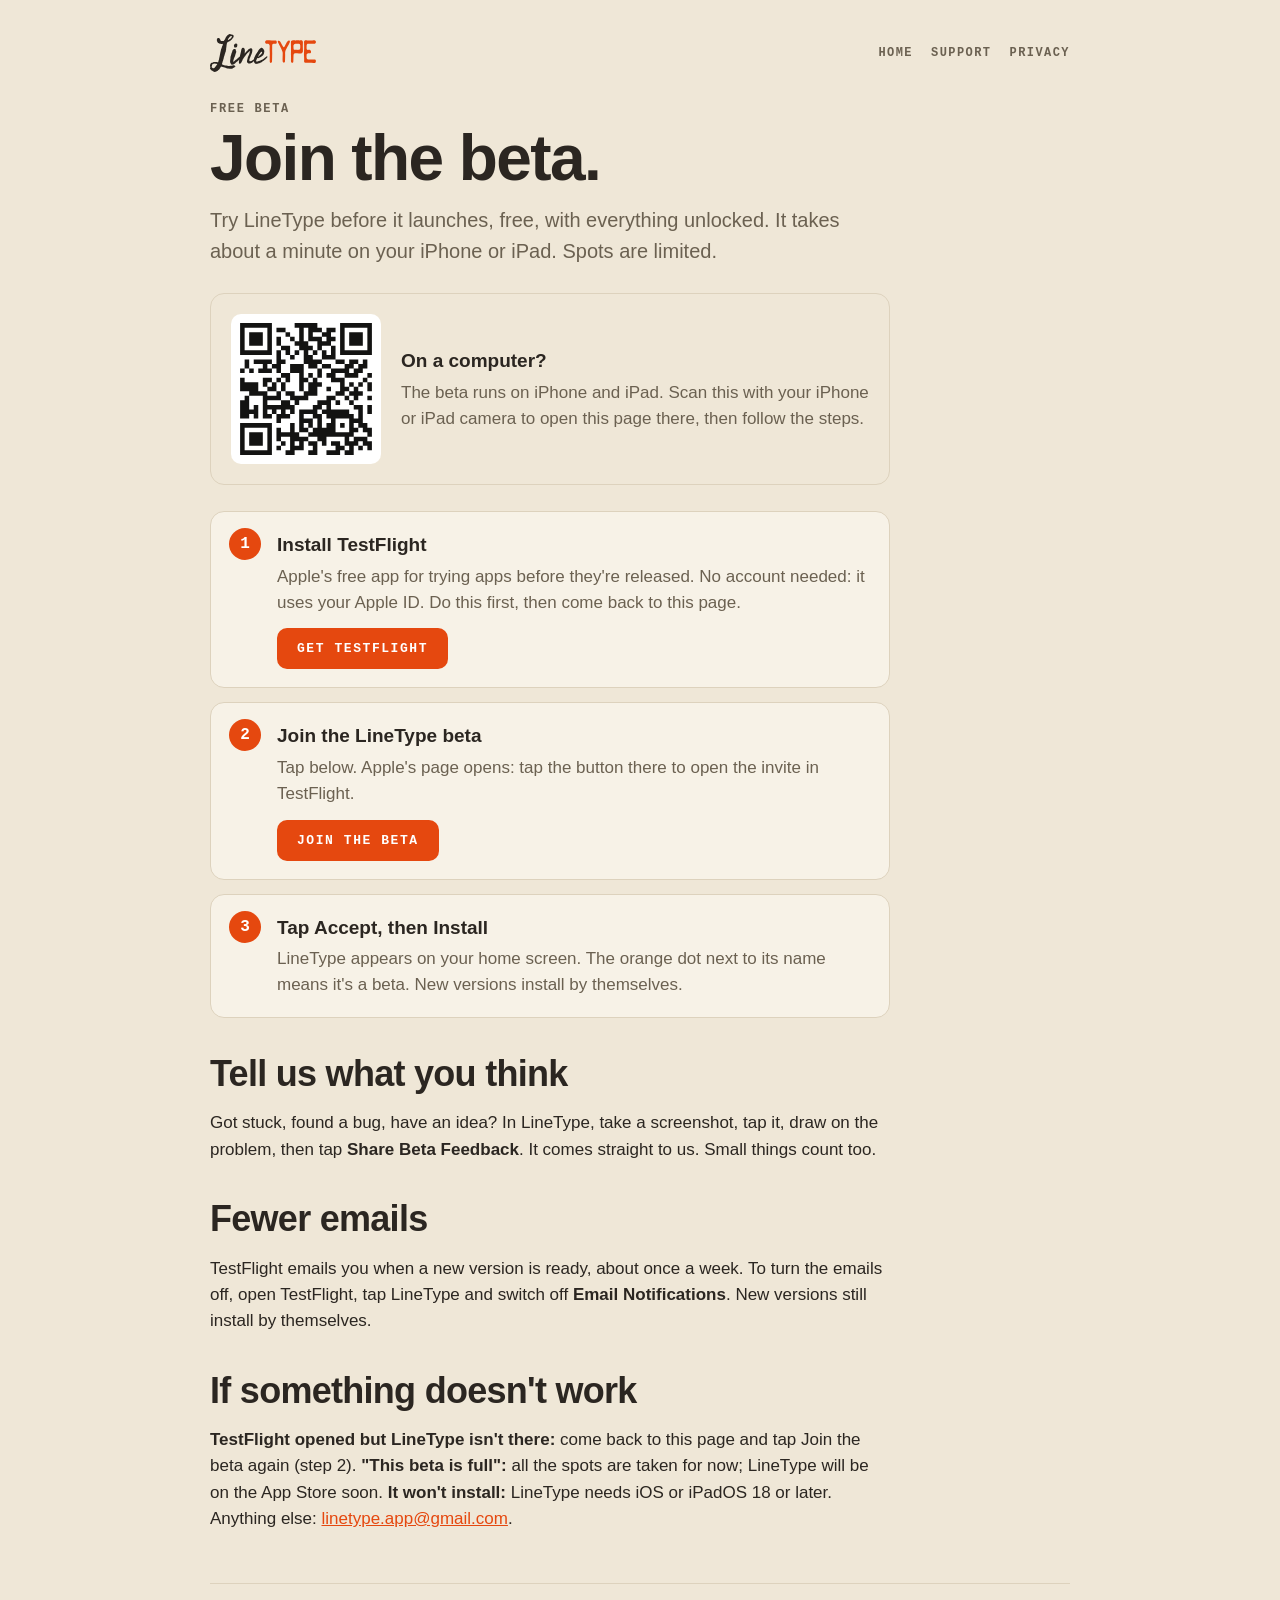
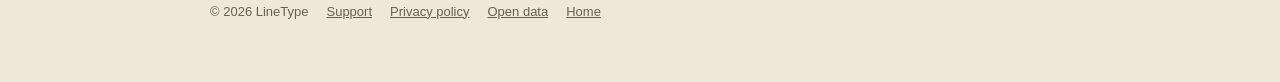
<file: beta.html>
<!doctype html>
<html lang="en"><head><meta charset="utf-8"><meta name="viewport" content="width=device-width, initial-scale=1">
<title>LineType: join the free beta</title><meta name="description" content="Try LineType free before it launches: how to join the beta on iPhone or iPad, in three steps.">
<link rel="icon" href="img/icon.png?v=2"><link rel="apple-touch-icon" href="img/icon.png?v=2"><link rel="stylesheet" href="style.css?v=f9dee12e">
<style>
  .join{list-style:none; counter-reset:step; padding:0; margin:26px 0; display:grid; gap:14px; max-width:680px;}
  .join li{counter-increment:step; position:relative; padding:18px 20px 18px 66px; border:1px solid var(--line); border-radius:14px; background:var(--panel); margin:0;}
  .join li::before{content:counter(step); position:absolute; left:18px; top:16px; width:32px; height:32px; border-radius:50%; background:var(--accent); color:#fff; font:700 16px/32px ui-monospace, "SF Mono", Menlo, monospace; text-align:center;}
  .join b{display:block; font-size:19px; margin-bottom:4px;} .join span{color:var(--muted);} .join .btn{margin-top:12px;}
  .desk{display:none; gap:20px; align-items:center; max-width:680px; margin:26px 0; padding:20px; border:1px solid var(--line); border-radius:14px;}
  .desk img{width:150px; height:150px; border-radius:10px; flex:none;} .desk b{display:block; font-size:19px; margin-bottom:4px;} .desk span{color:var(--muted);}
  @media (hover:hover) and (pointer:fine){ .desk{display:flex;} }   /* a computer: scan this with an iPhone or iPad instead */
</style>
</head><body>
<svg width="0" height="0" style="position:absolute" aria-hidden="true"><symbol id="mark" viewBox="-42 -915 3510 1250" data-cap="706">
<path id="markHandPath" d="M-41.6 224.9Q-35.1 218.4 -37.7 215.15Q-40.300000000000004 211.9 -41.6 205.4Q-40.300000000000004 201.5 -37.050000000000004 201.5Q-33.800000000000004 201.5 -32.5 200.20000000000002Q-32.5 193.70000000000002 -35.1 187.20000000000002Q-37.7 180.70000000000002 -29.900000000000002 176.8Q-31.200000000000003 174.20000000000002 -32.5 171.60000000000002Q-33.800000000000004 169.0 -35.1 166.4Q-46.800000000000004 133.9 -37.050000000000004 97.5Q-27.3 61.1 -5.2 40.300000000000004Q1.3 33.800000000000004 12.350000000000001 32.5Q23.400000000000002 31.200000000000003 35.1 27.3Q41.6 24.7 47.45 20.8Q53.300000000000004 16.900000000000002 59.800000000000004 14.3Q67.60000000000001 11.700000000000001 83.2 9.1Q98.8 5.2 122.85 3.9000000000000004Q146.9 2.6 172.9 6.5Q185.9 9.1 198.25 13.0Q210.6 16.900000000000002 224.9 16.900000000000002Q231.4 -1.3 235.95 -20.15Q240.5 -39.0 247.0 -59.800000000000004Q252.20000000000002 -71.5 254.8 -85.80000000000001Q257.40000000000003 -100.10000000000001 260.0 -114.4Q269.1 -159.9 279.5 -207.35000000000002Q289.90000000000003 -254.8 297.7 -299.0Q300.3 -310.7 302.9 -321.75Q305.5 -332.8 306.8 -341.90000000000003Q309.40000000000003 -351.0 310.70000000000005 -357.5Q312.0 -364.0 314.6 -370.5Q315.90000000000003 -377.0 315.25 -382.85Q314.6 -388.7 317.2 -392.6Q318.5 -408.2 325.65 -421.85Q332.8 -435.5 335.40000000000003 -449.8Q340.6 -458.90000000000003 345.15 -472.55Q349.7 -486.2 354.90000000000003 -500.5Q361.40000000000003 -518.7 371.15000000000003 -537.55Q380.90000000000003 -556.4 379.6 -578.5Q378.3 -585.0 372.45000000000005 -587.6Q366.6 -590.2 358.15 -590.2Q349.7 -590.2 340.6 -589.55Q331.5 -588.9 326.3 -588.9Q315.90000000000003 -588.9 301.6 -591.5Q287.3 -594.1 276.90000000000003 -596.7Q269.1 -599.3000000000001 263.9 -603.2Q258.7 -607.1 250.9 -608.4Q226.20000000000002 -624.0 205.4 -647.4Q204.1 -650.0 203.45 -651.95Q202.8 -653.9 200.20000000000002 -656.5Q198.9 -659.1 197.60000000000002 -660.4000000000001Q196.3 -661.7 195.0 -664.3000000000001Q191.1 -669.5 189.8 -676.0Q188.5 -682.5 187.20000000000002 -689.0Q184.6 -700.7 182.0 -716.3000000000001Q184.6 -720.2 183.95 -724.1Q183.3 -728.0 184.6 -731.9Q184.6 -735.8000000000001 186.55 -739.7Q188.5 -743.6 189.8 -747.5Q193.70000000000002 -754.0 195.65 -762.45Q197.6 -770.9 202.8 -776.1Q205.4 -778.7 209.95 -780.6500000000001Q214.5 -782.6 219.70000000000002 -786.5Q239.20000000000002 -789.1 250.25 -779.35Q261.3 -769.6 275.6 -763.1Q279.5 -750.1 287.3 -742.95Q295.1 -735.8000000000001 297.7 -722.8000000000001Q300.3 -720.2 299.0 -716.95Q297.7 -713.7 300.3 -709.8000000000001Q304.2 -699.4 317.2 -693.55Q330.2 -687.7 347.75 -685.75Q365.3 -683.8000000000001 382.85 -683.8000000000001Q400.40000000000003 -683.8000000000001 412.1 -683.8000000000001Q418.6 -698.1 425.75 -707.2Q432.90000000000003 -716.3000000000001 439.40000000000003 -728.0Q444.6 -735.8000000000001 449.8 -743.6Q455.0 -751.4 458.90000000000003 -760.5Q461.5 -767.0 462.8 -772.2Q464.1 -777.4 468.0 -783.9Q475.8 -796.9 483.6 -807.3000000000001Q483.6 -815.1 489.45000000000005 -820.95Q495.3 -826.8000000000001 499.20000000000005 -833.3000000000001Q504.40000000000003 -846.3000000000001 509.6 -846.3000000000001Q510.90000000000003 -850.2 515.45 -854.75Q520.0 -859.3000000000001 522.6 -861.9Q525.2 -864.5 527.1500000000001 -867.75Q529.1 -871.0 531.7 -873.6Q539.5 -880.1 546.0 -885.3Q552.5 -890.5 559.0 -893.1Q570.7 -899.6 583.05 -906.75Q595.4 -913.9 607.1 -913.9Q621.4 -915.2 638.3 -910.6500000000001Q655.2 -906.1 666.9 -899.6Q690.3000000000001 -899.6 703.95 -893.1Q717.6 -886.6 728.0 -874.9Q734.5 -864.5 735.8 -849.55Q737.1 -834.6 730.6 -813.8000000000001Q728.0 -807.3000000000001 724.1 -802.75Q720.2 -798.2 717.6 -795.6Q716.3000000000001 -794.3000000000001 715.0 -786.5Q704.6 -778.7 698.75 -766.35Q692.9 -754.0 681.2 -747.5Q677.3000000000001 -741.0 674.0500000000001 -735.8Q670.8000000000001 -730.6 664.3000000000001 -728.0Q657.8000000000001 -717.6 648.7 -712.4000000000001Q639.6 -707.2 633.1 -698.1Q622.7 -692.9 615.55 -686.4Q608.4 -679.9 596.7 -677.3000000000001Q577.2 -665.6 553.8000000000001 -655.2Q551.2 -653.9 550.55 -653.25Q549.9 -652.6 547.3000000000001 -651.3000000000001Q533.0 -648.7 526.5 -634.4000000000001Q520.0 -620.1 513.5 -607.1Q512.2 -604.5 512.85 -600.6Q513.5 -596.7 513.5 -594.1Q512.2 -591.5 509.6 -583.7Q508.3 -577.2 508.3 -570.7Q508.3 -564.2 505.70000000000005 -557.7Q504.40000000000003 -551.2 503.1 -544.7Q501.8 -538.2 501.8 -531.7Q500.5 -520.0 499.20000000000005 -507.0Q497.90000000000003 -494.0 494.0 -479.7Q496.6 -466.7 491.4 -451.1Q486.2 -435.5 491.40000000000003 -425.1Q486.2 -408.2 484.25 -390.0Q482.3 -371.8 475.8 -356.2Q478.40000000000003 -353.6 476.45000000000005 -348.4Q474.5 -343.2 477.1 -340.6Q468.0 -327.6 464.75 -312.65Q461.5 -297.7 456.3 -283.40000000000003Q455.0 -275.6 451.75 -270.4Q448.5 -265.2 445.90000000000003 -261.3Q445.90000000000003 -254.8 446.55 -250.9Q447.2 -247.0 443.3 -245.70000000000002Q440.7 -222.3 434.2 -204.75Q427.7 -187.20000000000002 419.90000000000003 -165.1Q413.40000000000003 -146.9 410.15000000000003 -126.1Q406.90000000000003 -105.3 397.8 -83.2Q396.5 -62.400000000000006 388.05 -44.2Q379.6 -26.0 373.1 -5.2Q371.8 1.3 371.15 5.2Q370.5 9.1 367.90000000000003 14.3Q364.0 29.900000000000002 359.45000000000005 46.800000000000004Q354.90000000000003 63.7 349.7 81.9Q358.8 93.60000000000001 383.5 97.5Q397.8 102.7 421.2 109.2Q455.0 117.0 492.7 124.8Q530.4 132.6 566.8000000000001 135.20000000000002Q601.9 137.8 634.4 132.60000000000002Q666.9 127.4 698.1 122.2Q713.7 119.60000000000001 729.95 117.0Q746.2 114.4 765.7 117.0Q764.4 131.3 777.4 135.2Q790.4 139.1 804.7 144.3Q806.0 148.20000000000002 801.45 150.8Q796.9 153.4 791.7 153.4Q785.2 163.8 773.5 165.1Q773.5 167.70000000000002 772.85 169.0Q772.2 170.3 773.5 172.9Q759.2 188.5 739.7 196.3Q720.2 204.1 702.0 215.8Q681.2 219.70000000000002 659.1 225.55Q637.0 231.4 611.0 228.8Q579.8000000000001 228.8 547.3000000000001 223.60000000000002Q514.8000000000001 218.4 483.6 211.9Q490.1 208.0 497.25 211.9Q504.40000000000003 215.8 510.90000000000003 213.20000000000002Q509.6 208.0 505.05 207.35000000000002Q500.5 206.70000000000002 496.6 205.4Q483.6 200.20000000000002 469.3 196.3Q455.0 192.4 439.40000000000003 188.5Q408.2 180.70000000000002 378.95 170.3Q349.7 159.9 319.8 152.1Q318.5 158.6 323.70000000000005 158.6Q328.90000000000003 158.6 328.90000000000003 162.5Q325.0 158.6 317.2 158.6Q312.0 167.70000000000002 307.45000000000005 178.10000000000002Q302.90000000000003 188.5 295.1 195.0Q286.0 210.6 276.25 224.25Q266.5 237.9 256.1 249.60000000000002Q249.60000000000002 257.40000000000003 244.40000000000003 263.25Q239.20000000000002 269.1 230.1 271.7Q227.5 280.8 221.65 283.4Q215.8 286.0 209.3 289.90000000000003Q201.5 295.1 193.7 303.55Q185.9 312.0 179.4 314.6Q167.70000000000002 309.40000000000003 159.9 315.25Q152.1 321.1 143.0 327.6Q119.60000000000001 326.3 97.5 334.1Q94.9 332.8 94.9 326.3Q83.2 319.8 72.80000000000001 318.5Q62.400000000000006 317.2 52.0 312.0Q52.0 306.8 48.1 304.2Q41.6 299.0 34.45 297.05Q27.3 295.1 20.8 291.2Q18.2 282.1 7.8 279.5Q-2.6 276.90000000000003 -7.800000000000001 269.1Q-9.1 262.6 -11.7 257.40000000000003Q-14.3 252.20000000000002 -22.1 249.60000000000002Q-24.7 240.5 -29.9 235.95Q-35.1 231.4 -41.6 224.9ZM23.400000000000002 118.3Q20.8 124.80000000000001 20.8 133.25Q20.8 141.70000000000002 18.2 146.9Q16.900000000000002 149.5 14.950000000000001 150.8Q13.0 152.1 11.700000000000001 154.70000000000002Q11.700000000000001 165.1 18.2 175.5Q22.1 184.6 24.700000000000003 188.5Q27.3 192.4 36.4 197.6Q39.0 198.9 39.650000000000006 200.2Q40.300000000000004 201.5 42.9 202.8Q58.5 213.20000000000002 78.65 209.3Q98.8 205.4 109.2 198.9Q128.70000000000002 174.20000000000002 147.55 148.85000000000002Q166.4 123.5 184.6 100.10000000000001Q184.6 94.9 191.1 90.35Q197.6 85.8 196.3 79.3Q195.0 75.4 186.55 71.5Q178.1 67.60000000000001 171.6 66.3Q159.9 63.7 146.9 61.1Q133.9 58.5 122.2 58.5Q98.8 58.5 76.05 66.30000000000001Q53.300000000000004 74.10000000000001 37.7 79.3Q33.800000000000004 88.4 29.900000000000002 98.15Q26.0 107.9 23.400000000000002 118.3ZM553.8000000000001 -716.3000000000001Q564.2 -721.5 576.55 -727.35Q588.9 -733.2 599.3000000000001 -742.3000000000001Q600.6 -743.6 601.25 -744.9000000000001Q601.9 -746.2 603.2 -747.5Q607.1 -747.5 607.1 -747.5Q614.9 -751.4 622.05 -757.25Q629.2 -763.1 637.0 -768.3000000000001Q646.1 -776.1 653.25 -786.5Q660.4 -796.9 669.5 -804.7Q670.8000000000001 -809.9 673.4000000000001 -815.1Q676.0 -820.3000000000001 677.3 -825.5Q678.6 -830.7 678.6 -835.9000000000001Q678.6 -841.1 673.4 -846.3000000000001Q659.1 -848.9 648.05 -844.35Q637.0 -839.8000000000001 625.3000000000001 -837.2Q614.9 -826.8000000000001 605.8 -819.0Q596.7 -811.2 590.2 -798.2Q564.2 -774.8000000000001 553.8000000000001 -738.4Q551.2 -733.2 546.6500000000001 -726.7Q542.1 -720.2 547.3000000000001 -715.0Q549.9 -712.4 553.8000000000001 -716.3000000000001ZM804.7 -462.8Q798.2 -464.1 796.25 -469.95000000000005Q794.3 -475.8 787.8 -475.8Q783.9 -473.2 783.25 -468.65Q782.6 -464.1 780.0 -464.1Q777.4 -468.0 777.4 -471.9Q777.4 -475.8 774.8 -478.40000000000003Q770.9 -477.1 770.25 -474.5Q769.6 -471.90000000000003 767.0 -469.3Q767.0 -469.3 761.8 -469.3Q760.5 -477.1 757.25 -481.65Q754.0 -486.2 752.7 -496.6Q751.4 -504.40000000000003 748.15 -509.6Q744.9 -514.8000000000001 744.9 -522.6Q742.3 -544.7 755.3 -564.2Q768.3 -583.7 786.5 -592.8000000000001Q789.1 -592.8000000000001 789.1 -598.0Q799.5 -600.6 807.3 -601.25Q815.1 -601.9 822.9 -604.5Q830.7 -600.6 837.2 -596.7Q843.7 -592.8000000000001 850.2 -586.3000000000001Q856.7 -575.9 857.35 -554.45Q858.0 -533.0 852.8 -518.7Q850.2 -503.1 843.7 -491.40000000000003Q841.1 -487.5 833.95 -482.95000000000005Q826.8 -478.40000000000003 821.6 -475.8Q819.0 -475.8 816.4 -473.85Q813.8 -471.90000000000003 808.6 -470.6Q806.0 -470.6 806.65 -468.0Q807.3 -465.40000000000003 804.7 -462.8ZM760.5 -421.2H768.3Q774.8 -419.90000000000003 778.7 -419.25Q782.6 -418.6 787.8 -418.6Q791.7 -417.3 798.2 -410.8Q803.4 -405.6 804.05 -399.1Q804.7 -392.6 806.0 -384.8Q807.3 -380.90000000000003 807.3 -377.0Q807.3 -373.1 808.6 -370.5Q812.5 -366.6 812.5 -365.3Q821.6 -354.90000000000003 821.6 -332.8Q821.6 -328.90000000000003 821.6 -324.35Q821.6 -319.8 820.3 -317.2Q819.0 -315.90000000000003 819.0 -315.25Q819.0 -314.6 817.7 -313.3Q815.1 -310.7 815.1 -309.40000000000003Q815.1 -309.40000000000003 815.1 -306.8Q813.8 -306.8 813.8 -305.5V-301.6Q812.5 -301.6 812.5 -299.0Q809.9 -296.40000000000003 811.2 -296.40000000000003Q811.2 -293.8 809.9 -292.5Q808.6 -291.2 808.6 -289.90000000000003Q807.3 -288.6 807.95 -287.3Q808.6 -286.0 807.3 -284.7Q807.3 -279.5 805.3499999999999 -275.6Q803.4 -271.7 802.1 -266.5Q800.8 -263.90000000000003 800.8 -260.0Q798.2 -254.8 798.2 -253.5Q795.6 -249.60000000000002 794.95 -244.40000000000003Q794.3 -239.20000000000002 793.0 -232.70000000000002Q793.0 -228.8 791.7 -225.55Q790.4 -222.3 789.1 -219.70000000000002Q787.8 -217.1 787.15 -213.2Q786.5 -209.3 785.2 -206.70000000000002Q782.6 -192.4 778.05 -180.7Q773.5 -169.0 768.3 -157.3Q757.9 -135.20000000000002 750.0999999999999 -119.60000000000001Q742.3 -104.0 735.8 -78.0Q735.8 -75.4 735.15 -74.75Q734.5 -74.10000000000001 734.5 -71.5Q733.2 -68.9 733.85 -66.30000000000001Q734.5 -63.7 733.2 -61.1Q730.6 -46.800000000000004 722.1500000000001 -37.7Q713.7 -28.6 717.6 -11.700000000000001H726.7H735.8Q737.1 -11.700000000000001 739.7 -14.3Q748.8 -16.900000000000002 755.3 -21.450000000000003Q761.8 -26.0 768.3 -31.200000000000003Q772.2 -33.800000000000004 775.45 -37.7Q778.7 -41.6 781.3 -44.2Q791.7 -52.0 795.6 -55.9Q809.9 -67.60000000000001 820.3 -74.10000000000001Q830.7 -80.60000000000001 843.7 -94.9L850.2 -101.4Q855.4 -105.3 860.5999999999999 -109.85Q865.8 -114.4 872.3 -118.3Q878.8 -124.80000000000001 885.95 -130.0Q893.1 -135.20000000000002 900.9000000000001 -140.4Q906.1 -145.6 908.7 -146.9Q920.4000000000001 -154.70000000000002 929.5 -165.10000000000002Q938.6 -175.5 949.0 -184.6Q951.6 -185.9 953.55 -187.2Q955.5 -188.5 958.1 -188.5Q958.1 -188.5 962.0 -188.5Q968.5 -189.8 975.0 -193.05Q981.5 -196.3 990.6 -195.0Q990.6 -191.1 988.6500000000001 -188.5Q986.7 -185.9 989.3 -182.0Q980.2 -172.9 972.4000000000001 -161.20000000000002Q972.4000000000001 -159.9 971.75 -159.25Q971.1 -158.6 971.1 -157.3Q971.1 -154.70000000000002 972.4000000000001 -151.45000000000002Q973.7 -148.20000000000002 972.4000000000001 -144.3Q972.4000000000001 -145.6 969.8 -140.4Q967.2 -137.8 967.2 -136.5Q964.6 -131.3 962.0 -128.05Q959.4000000000001 -124.80000000000001 956.8 -119.60000000000001Q952.9000000000001 -113.10000000000001 951.6 -111.8Q945.1 -104.0 939.9000000000001 -95.55000000000001Q934.7 -87.10000000000001 928.2 -80.60000000000001Q925.6 -76.7 921.7 -73.45Q917.8 -70.2 915.2 -67.60000000000001Q903.5 -58.5 894.4000000000001 -46.800000000000004Q893.1 -45.5 893.1 -44.85Q893.1 -44.2 891.8 -42.9Q887.9000000000001 -39.0 883.35 -35.1Q878.8 -31.200000000000003 872.3 -28.6Q869.7 -23.400000000000002 867.1 -20.8L863.2 -16.900000000000002Q859.3 -13.0 854.1 -11.700000000000001Q851.5 -9.1 850.2 -8.45Q848.9 -7.800000000000001 846.3 -5.2Q842.4 -2.6 838.5 0.6500000000000001Q834.6 3.9000000000000004 830.7 7.800000000000001Q809.9 26.0 789.0999999999999 44.2Q768.3 62.400000000000006 743.6 78.0Q741.0 80.60000000000001 739.05 81.9Q737.1 83.2 735.8 84.5H729.3Q724.1 85.8 716.3 91.0Q713.7 91.0 713.7 92.3Q712.4 92.3 712.4 91.65Q712.4 91.0 709.8 91.0Q698.1 96.2 686.4 97.5H679.9Q669.5 96.2 663.0 89.7Q660.4 87.10000000000001 658.45 85.15Q656.5 83.2 653.9 80.60000000000001Q647.4 72.8 644.8 65.0Q643.5 63.7 643.5 62.400000000000006Q643.5 61.1 642.2 58.5Q639.6 50.7 633.75 44.2Q627.9 37.7 625.3 28.6Q622.7 24.7 622.7 19.5Q622.7 14.3 621.4 9.1Q620.1 3.9000000000000004 620.1 -1.2999999999999998Q620.1 -6.5 618.8 -11.700000000000001V-27.3Q620.1 -40.300000000000004 621.4000000000001 -52.650000000000006Q622.7 -65.0 625.3 -78.0Q627.9 -91.0 629.2 -102.7Q630.5 -114.4 630.5 -127.4Q630.5 -133.9 630.5 -140.4Q630.5 -146.9 631.8 -153.4Q635.7 -171.6 639.6 -187.85Q643.5 -204.1 648.7 -219.70000000000002Q651.3 -226.20000000000002 651.95 -230.75Q652.6 -235.3 655.2 -240.5Q657.8 -245.70000000000002 659.0999999999999 -250.90000000000003Q660.4 -256.1 661.7 -262.6Q661.7 -266.5 664.3 -274.3Q674.7 -300.3 684.45 -326.3Q694.2 -352.3 702.0 -380.90000000000003Q703.3 -382.2 703.3 -386.1L707.2 -390.0Q711.1 -393.90000000000003 714.35 -399.1Q717.6 -404.3 722.8 -406.90000000000003Q724.1 -408.2 725.4000000000001 -408.2Q726.7 -408.2 728.0 -409.5Q729.3 -410.8 729.3 -412.1H730.6H734.5Q737.1 -412.1 738.4 -413.40000000000003Q744.9 -416.0 749.45 -418.6Q754.0 -421.2 760.5 -421.2ZM626.6 28.6Q626.6 27.3 625.3 26.0Q625.3 29.900000000000002 626.6 28.6ZM1038.7 -460.2H1046.5Q1051.7 -458.90000000000003 1058.2 -458.90000000000003Q1060.8 -457.6 1064.05 -457.6Q1067.3 -457.6 1069.9 -456.3Q1071.2 -456.3 1075.1 -452.40000000000003Q1084.2 -448.5 1088.1 -439.40000000000003Q1090.7 -435.5 1093.3 -425.1Q1095.9 -422.5 1096.5500000000002 -418.6Q1097.2 -414.7 1099.8 -412.1Q1099.8 -409.5 1099.15 -408.20000000000005Q1098.5 -406.90000000000003 1099.8 -404.3Q1099.8 -401.7 1102.4 -399.1Q1103.7 -396.5 1103.7 -388.7Q1105.0 -382.2 1105.0 -367.90000000000003V-349.7V-340.6Q1103.7 -330.2 1103.0500000000002 -320.45Q1102.4 -310.7 1101.1 -300.3Q1101.1 -297.7 1100.4499999999998 -296.4Q1099.8 -295.1 1099.8 -292.5Q1098.5 -287.3 1099.15 -282.75Q1099.8 -278.2 1099.8 -274.3Q1105.0 -279.5 1108.25 -284.70000000000005Q1111.5 -289.90000000000003 1115.4 -295.1Q1119.3 -300.3 1123.85 -304.20000000000005Q1128.4 -308.1 1133.6 -313.3Q1138.8 -318.5 1142.05 -323.05Q1145.3 -327.6 1149.2 -334.1Q1151.8 -341.90000000000003 1162.2 -347.1Q1164.8 -348.40000000000003 1165.4499999999998 -349.05Q1166.1 -349.7 1168.7 -351.0Q1171.3 -353.6 1172.6 -356.2Q1185.6 -370.5 1197.9499999999998 -383.5Q1210.3 -396.5 1223.3 -409.5Q1225.9 -412.1 1229.15 -413.4Q1232.4 -414.7 1235.0 -417.3Q1237.6 -419.90000000000003 1240.85 -421.20000000000005Q1244.1 -422.5 1246.7 -425.1Q1257.1 -431.6 1270.75 -438.1Q1284.4 -444.6 1301.3 -445.90000000000003Q1319.5 -447.2 1332.5 -439.40000000000003Q1344.2 -435.5 1345.5 -423.8Q1345.5 -421.2 1344.85 -417.3Q1344.2 -413.40000000000003 1345.5 -410.8Q1345.5 -406.90000000000003 1346.8 -406.90000000000003Q1348.1 -404.3 1350.6999999999998 -402.35Q1353.3 -400.40000000000003 1353.3 -397.8Q1353.3 -392.6 1350.7 -387.40000000000003V-374.40000000000003Q1349.4 -344.5 1342.9 -317.2Q1341.6 -314.6 1341.6 -312.0Q1341.6 -309.40000000000003 1340.3 -306.8Q1340.3 -306.8 1337.7 -301.6Q1336.4 -299.0 1336.4 -296.4Q1336.4 -293.8 1335.1 -291.2Q1333.8 -288.6 1333.8 -284.7Q1333.8 -283.40000000000003 1333.15 -282.75Q1332.5 -282.1 1332.5 -280.8Q1331.2 -278.2 1331.2 -275.6Q1331.2 -273.0 1329.9 -270.40000000000003Q1328.6 -267.8 1327.9499999999998 -265.20000000000005Q1327.3 -262.6 1326.0 -260.0Q1323.4 -254.8 1318.2 -241.8Q1314.3 -232.70000000000002 1311.05 -223.60000000000002Q1307.8 -214.5 1303.9 -204.1Q1296.1 -184.6 1288.9499999999998 -165.75Q1281.8 -146.9 1272.7 -128.70000000000002H1271.4Q1266.2 -122.2 1264.9 -114.4Q1263.6 -110.5 1262.9499999999998 -105.95Q1262.3 -101.4 1261.0 -98.8Q1258.4 -96.2 1258.4 -93.60000000000001Q1255.8 -87.10000000000001 1255.15 -77.35000000000001Q1254.5 -67.60000000000001 1253.2 -57.2Q1253.2 -53.300000000000004 1251.9 -50.050000000000004Q1250.6 -46.800000000000004 1251.9 -42.9Q1251.9 -32.5 1259.7 -29.25Q1267.5 -26.0 1270.1 -19.5Q1289.6 -19.5 1304.55 -25.35Q1319.5 -31.200000000000003 1333.8 -37.7Q1340.3 -41.6 1343.55 -42.900000000000006Q1346.8 -44.2 1348.75 -44.85Q1350.7 -45.5 1352.65 -47.45Q1354.6 -49.4 1361.1 -54.6Q1367.6 -55.9 1369.55 -60.45Q1371.5 -65.0 1376.7 -67.60000000000001Q1378.0 -67.60000000000001 1380.6 -65.0Q1388.4 -68.9 1396.2 -72.15Q1404.0 -75.4 1410.5 -81.9Q1414.4 -84.5 1417.65 -87.1Q1420.9 -89.7 1424.8000000000002 -92.3Q1426.1 -94.9 1428.05 -94.9Q1430.0 -94.9 1432.6 -96.2Q1435.2 -97.5 1436.5 -98.80000000000001Q1437.8000000000002 -100.10000000000001 1440.4 -101.4Q1443.0 -102.7 1444.3 -102.7Q1445.6 -102.7 1448.2 -104.0Q1452.1 -106.60000000000001 1456.0 -109.85000000000001Q1459.9 -113.10000000000001 1465.1 -115.7H1470.3000000000002Q1472.9 -115.7 1474.2 -115.05000000000001Q1475.5 -114.4 1478.1 -115.7Q1478.1 -114.4 1478.75 -114.4Q1479.4 -114.4 1479.4 -113.10000000000001Q1479.4 -106.60000000000001 1476.8000000000002 -104.0Q1474.2 -101.4 1472.9 -96.2Q1466.4 -92.3 1461.2 -85.8Q1456.0 -79.3 1450.8000000000002 -72.8Q1449.5 -72.8 1449.5 -72.15Q1449.5 -71.5 1448.2 -71.5Q1448.2 -70.2 1448.85 -70.2Q1449.5 -70.2 1449.5 -68.9Q1444.3000000000002 -63.7 1433.9 -55.9Q1432.6 -54.6 1431.95 -53.3Q1431.3000000000002 -52.0 1430.0 -50.7Q1427.4 -48.1 1426.1000000000001 -47.45Q1424.8000000000002 -46.800000000000004 1422.2 -44.2Q1415.7 -40.300000000000004 1410.5 -36.400000000000006Q1405.3 -32.5 1400.1 -26.0Q1418.3000000000002 -35.1 1433.25 -47.45Q1448.2 -59.800000000000004 1462.5 -71.5Q1461.2 -68.9 1458.6 -66.95Q1456.0 -65.0 1456.0 -62.400000000000006Q1443.0 -52.0 1430.0 -42.900000000000006Q1417.0 -33.800000000000004 1402.7 -23.400000000000002Q1398.8 -20.8 1394.25 -17.55Q1389.7 -14.3 1385.8 -11.700000000000001Q1380.6 -9.1 1381.9 -6.5Q1371.5 7.800000000000001 1367.6 9.75Q1363.7 11.700000000000001 1349.4 22.1Q1342.9 24.7 1339.0 28.6Q1336.4 29.900000000000002 1332.5 33.800000000000004Q1331.2 33.800000000000004 1330.5500000000002 34.45Q1329.9 35.1 1328.6 35.1Q1327.3 35.1 1327.3 36.400000000000006Q1327.3 37.7 1326.0 37.7H1322.1Q1319.5 39.0 1311.7 41.6Q1302.6 44.2 1294.8 46.8Q1287.0 49.4 1277.9 52.0Q1262.3 55.9 1250.6 54.6Q1244.1 53.300000000000004 1236.9499999999998 52.650000000000006Q1229.8 52.0 1223.3 53.300000000000004Q1201.2 41.6 1186.9 29.900000000000002Q1185.6 27.3 1184.3 24.05Q1183.0 20.8 1183.0 18.2Q1181.7 15.600000000000001 1181.0500000000002 11.700000000000001Q1180.4 7.800000000000001 1179.1 5.2Q1176.5 -1.3 1175.2 -7.800000000000001Q1173.9 -14.3 1175.2 -22.1Q1175.2 -44.2 1182.35 -61.1Q1189.5 -78.0 1193.4 -97.5L1197.3 -124.80000000000001Q1199.9 -136.5 1204.45 -148.85000000000002Q1209.0 -161.20000000000002 1214.2 -171.6Q1222.0 -193.70000000000002 1231.75 -215.8Q1241.5 -237.9 1250.6 -260.0Q1254.5 -273.0 1257.1 -285.35Q1259.7 -297.7 1263.6 -309.40000000000003Q1267.5 -322.40000000000003 1272.05 -333.45000000000005Q1276.6 -344.5 1280.5 -356.2Q1271.4 -352.3 1263.6 -349.05Q1255.8 -345.8 1246.7 -343.2Q1238.9 -335.40000000000003 1232.4 -326.95000000000005Q1225.9 -318.5 1218.1 -312.0Q1214.2 -308.1 1210.3000000000002 -304.20000000000005Q1206.4 -300.3 1201.2 -297.7Q1193.4 -291.2 1184.95 -283.4Q1176.5 -275.6 1170.0 -267.8Q1163.5 -257.40000000000003 1157.0 -250.9Q1150.5 -241.8 1144.65 -232.7Q1138.8 -223.6 1132.3 -214.5Q1128.4 -213.20000000000002 1127.1 -209.3Q1125.8 -205.4 1123.2 -202.8H1121.9Q1111.5 -187.20000000000002 1099.8 -174.20000000000002Q1088.1 -161.20000000000002 1079.0 -144.3Q1079.0 -144.3 1076.4 -141.70000000000002H1075.1Q1072.5 -130.0 1067.3 -122.2L1055.6 -106.60000000000001L1054.3 -105.3Q1053.0 -104.0 1052.35 -102.7Q1051.7 -101.4 1050.4 -100.10000000000001Q1045.2 -91.0 1040.0 -82.55000000000001Q1034.8 -74.10000000000001 1028.3 -66.3Q1028.3 -57.2 1027.0 -53.300000000000004Q1024.4 -50.7 1024.4 -49.4Q1021.8000000000001 -44.2 1021.8000000000001 -44.2V-37.7Q1021.8000000000001 -36.4 1019.2 -33.800000000000004Q1008.8000000000001 -16.900000000000002 1003.6 0.0H1001.0H998.4V7.800000000000001Q998.4 7.800000000000001 995.8000000000001 10.4V18.2Q993.2 23.400000000000002 993.2 22.1Q991.9 19.5 992.55 18.200000000000003Q993.2 16.900000000000002 990.6 15.600000000000001Q989.3000000000001 16.900000000000002 989.95 18.85Q990.6 20.8 989.3000000000001 22.1Q989.3000000000001 23.400000000000002 988.6500000000001 22.75Q988.0 22.1 988.0 20.8Q989.3000000000001 24.7 987.35 26.0Q985.4 27.3 984.1 28.6Q984.1 29.900000000000002 985.4000000000001 29.25Q986.7 28.6 986.7 29.900000000000002L982.8000000000001 37.7Q982.8000000000001 35.1 983.45 33.150000000000006Q984.1 31.200000000000003 982.8000000000001 28.6Q978.9 28.6 978.9 32.5L977.6 31.200000000000003Q976.3000000000001 29.900000000000002 973.7 35.1Q972.4 39.0 971.75 44.2Q971.1 49.4 972.4 53.300000000000004Q969.8000000000001 52.0 969.1500000000001 52.650000000000006Q968.5 53.300000000000004 965.9 53.300000000000004Q964.6 53.300000000000004 964.6 52.0L963.3000000000001 50.7Q958.1 53.300000000000004 955.5 56.550000000000004Q952.9 59.800000000000004 949.0 62.400000000000006H947.7Q945.1 62.400000000000006 942.5 61.10000000000001Q939.9 59.800000000000004 938.6 62.400000000000006L930.8000000000001 58.5Q929.5 58.5 930.1500000000001 59.8Q930.8000000000001 61.1 929.5 61.1Q928.2 61.1 928.85 59.150000000000006Q929.5 57.2 928.2 57.2Q926.9 58.5 926.9 59.8Q926.9 61.1 925.6 62.400000000000006Q919.1 61.1 917.8 54.6Q916.5 48.1 912.6 45.5Q908.7 32.5 908.7 18.2V3.9000000000000004Q910.0 -11.700000000000001 912.6 -27.3Q915.2 -42.9 917.8000000000001 -57.2Q920.4 -71.5 923.0 -85.80000000000001Q925.6 -100.10000000000001 928.2 -114.4Q930.8000000000001 -124.80000000000001 933.4000000000001 -135.85000000000002Q936.0 -146.9 936.0 -158.6Q936.0 -163.8 938.6 -174.20000000000002Q947.7 -217.1 957.45 -258.7Q967.2 -300.3 977.6 -341.90000000000003Q978.9 -349.7 980.2 -356.85Q981.5 -364.0 982.8000000000001 -370.5Q985.4 -378.3 985.4 -386.1Q985.4 -393.90000000000003 988.0 -400.40000000000003Q989.3000000000001 -403.0 989.95 -406.9Q990.6 -410.8 993.2 -413.40000000000003Q994.5 -416.0 995.8 -419.25Q997.1 -422.5 998.4 -425.1Q1001.0 -431.6 1003.6 -437.45000000000005Q1006.2 -443.3 1008.8000000000001 -449.8Q1017.9 -452.40000000000003 1020.5 -455.0Q1023.1 -457.6 1024.4 -457.6Q1027.0 -458.90000000000003 1030.9 -458.90000000000003Q1034.8 -458.90000000000003 1038.7 -460.2ZM1556.1 -119.60000000000001Q1549.6 -123.5 1544.4 -122.2Q1541.8 -122.2 1539.1999999999998 -118.95Q1536.6 -115.7 1531.4 -120.9Q1530.1 -120.9 1531.4 -121.55000000000001Q1532.7 -122.2 1531.4 -123.5Q1528.8 -123.5 1524.9 -122.85Q1521.0 -122.2 1519.7 -123.5Q1509.3 -120.9 1506.6999999999998 -108.55000000000001Q1504.1 -96.2 1496.3 -89.7Q1493.7 -75.4 1489.15 -68.9Q1484.6 -62.400000000000006 1480.7 -48.1Q1476.8 -37.7 1474.85 -35.75Q1472.9 -33.800000000000004 1474.2 -23.400000000000002Q1474.2 -14.3 1481.35 -14.3Q1488.5 -14.3 1496.3 -11.700000000000001Q1498.9 -10.4 1503.45 -11.7Q1508.0 -13.0 1513.2 -11.700000000000001Q1527.5 -14.3 1540.5 -19.5Q1553.5 -24.7 1565.2 -27.3Q1596.4 -35.1 1618.5 -46.8Q1640.6 -58.5 1669.2 -68.9Q1674.4 -70.2 1686.1 -78.0Q1697.8 -85.8 1711.4499999999998 -94.25Q1725.1 -102.7 1736.15 -111.15Q1747.2 -119.60000000000001 1749.8 -122.2L1786.2 -149.5Q1796.6 -156.0 1806.35 -164.45Q1816.1 -172.9 1826.5 -183.3Q1826.5 -187.20000000000002 1831.7 -182.0V-179.4Q1836.9 -178.1 1843.4 -178.1Q1847.3 -171.6 1843.4 -174.2Q1839.5 -176.8 1844.7 -179.4Q1843.4 -176.8 1846.0 -175.5Q1848.6 -174.20000000000002 1847.3 -172.9Q1843.4 -169.0 1845.35 -167.05Q1847.3 -165.1 1848.6 -161.20000000000002Q1836.9 -146.9 1827.15 -135.2Q1817.4 -123.5 1807.0 -109.2Q1801.8 -102.7 1797.25 -100.75Q1792.7 -98.8 1788.8 -94.9Q1777.1 -76.7 1766.05 -70.2Q1755.0 -63.7 1740.7 -48.1Q1735.5 -44.2 1721.85 -35.1Q1708.2 -26.0 1693.9 -15.6Q1679.6 -5.2 1666.6 3.9Q1653.6 13.0 1649.7 15.600000000000001Q1631.5 24.7 1615.25 31.85Q1599.0 39.0 1579.5 46.800000000000004Q1571.7 46.800000000000004 1563.9 49.400000000000006Q1556.1 52.0 1547.0 55.9Q1540.5 54.6 1539.2 55.9Q1536.6 54.6 1532.7 57.2Q1530.1 59.800000000000004 1524.9 59.800000000000004Q1519.7 59.800000000000004 1517.1 59.800000000000004Q1502.8 58.5 1494.35 64.35Q1485.9 70.2 1471.6 66.3Q1465.1 67.60000000000001 1457.9499999999998 63.050000000000004Q1450.8 58.5 1441.7 61.1Q1441.7 58.5 1443.0 58.5Q1444.3 58.5 1444.3 55.9Q1441.7 57.2 1439.1 55.25Q1436.5 53.300000000000004 1433.9 55.9Q1431.3 53.300000000000004 1433.25 52.650000000000006Q1435.2 52.0 1435.2 49.4Q1420.9 39.0 1414.4 24.7Q1407.9 10.4 1401.4 -6.5Q1401.4 -18.2 1400.1 -22.1Q1398.8 -26.0 1398.15 -29.900000000000002Q1397.5 -33.800000000000004 1396.85 -39.650000000000006Q1396.2 -45.5 1396.2 -59.800000000000004Q1398.8 -83.2 1404.0 -100.75Q1409.2 -118.3 1415.7 -140.4Q1420.9 -148.20000000000002 1424.15 -156.65Q1427.4 -165.1 1433.9 -171.6Q1454.7 -222.3 1481.35 -263.9Q1508.0 -305.5 1537.9 -345.8Q1544.4 -365.3 1552.85 -378.95000000000005Q1561.3 -392.6 1571.7 -405.6Q1580.8 -414.7 1588.6 -423.15Q1596.4 -431.6 1606.8 -438.1Q1606.8 -440.7 1605.5 -442.0Q1613.3 -444.6 1619.15 -447.20000000000005Q1625.0 -449.8 1627.6 -455.0Q1636.7 -458.90000000000003 1647.1 -458.90000000000003Q1656.2 -461.5 1662.7 -459.55Q1669.2 -457.6 1678.3 -456.3Q1678.3 -455.0 1680.9 -452.40000000000003Q1684.8 -452.40000000000003 1687.4 -449.8Q1693.9 -448.5 1697.8000000000002 -442.0Q1701.7 -435.5 1709.5 -430.3Q1709.5 -427.7 1710.8 -427.7Q1712.1 -427.7 1709.5 -423.8Q1717.3 -414.7 1723.8 -402.35Q1730.3 -390.0 1738.1 -383.5Q1740.7 -374.40000000000003 1742.65 -365.95000000000005Q1744.6 -357.5 1743.3 -349.7Q1748.5 -336.7 1744.6 -328.90000000000003Q1742.0 -326.3 1742.65 -321.75Q1743.3 -317.2 1740.7 -313.3Q1738.1 -301.6 1736.8 -291.20000000000005Q1735.5 -280.8 1732.9 -274.3L1730.3 -267.8Q1725.1 -258.7 1722.5 -251.55Q1719.9 -244.4 1713.4 -234.0Q1705.6 -221.0 1693.9 -210.60000000000002Q1682.2 -200.20000000000002 1674.4 -192.4Q1669.2 -185.9 1667.25 -183.95Q1665.3 -182.0 1658.8 -182.0Q1653.6 -176.8 1650.35 -173.55Q1647.1 -170.3 1641.9 -167.70000000000002Q1635.4 -167.70000000000002 1631.5 -161.20000000000002Q1627.6 -154.70000000000002 1621.1 -152.1Q1618.5 -153.4 1617.2 -154.70000000000002Q1612.0 -152.1 1609.4 -150.8Q1606.8 -149.5 1600.3 -146.9Q1599.0 -146.9 1596.4 -145.6Q1587.3 -143.0 1582.75 -137.15Q1578.2 -131.3 1571.7 -130.0Q1571.7 -131.3 1570.4 -130.0ZM1661.4 -341.90000000000003 1665.3 -340.6Q1651.0 -335.40000000000003 1640.6 -326.3Q1630.2 -317.2 1622.4 -308.1Q1622.4 -306.8 1618.5 -304.20000000000005Q1614.6 -301.6 1614.6 -299.0Q1601.6 -282.1 1594.4499999999998 -264.55Q1587.3 -247.0 1570.4 -236.6Q1567.8 -228.8 1562.6 -219.05Q1557.4 -209.3 1554.8 -200.20000000000002Q1544.4 -166.4 1537.25 -159.25Q1530.1 -152.1 1527.5 -145.6Q1548.3 -165.1 1567.8 -185.9Q1579.5 -193.70000000000002 1589.9 -204.10000000000002Q1600.3 -214.5 1612.0 -228.8Q1618.5 -231.4 1625.65 -237.25Q1632.8 -243.1 1638.0 -248.3Q1640.6 -250.9 1643.1999999999998 -254.8Q1645.8 -258.7 1649.7 -263.90000000000003Q1652.3 -270.40000000000003 1656.85 -272.35Q1661.4 -274.3 1661.4 -278.2Q1664.0 -284.7 1667.9 -291.85Q1671.8 -299.0 1674.4 -306.8Q1673.1 -305.5 1671.15 -311.35Q1669.2 -317.2 1667.25 -323.7Q1665.3 -330.2 1664.0 -336.05Q1662.7 -341.90000000000003 1661.4 -341.90000000000003Z"/>
<path id="markTypePath" style="fill:var(--accent)" data-tx="0" data-s="1" data-start="1767" data-letters="2174.4,2605.2,3031" d="M2003.9 -538.8C2003.5 -565.7 2008.6 -579.3 2026.9 -588C2038.1 -593.3 2050.1 -596.3 2061.9 -597C2077.6 -597.9 2093.3 -595.3 2109.1 -594.5C2144.1 -592.5 2163.1 -627.2 2151.8 -671.9C2146.6 -692.1 2138.3 -700.5 2122.3 -701.2C2102.2 -702.3 2082 -703.4 2061.9 -704C2053 -704.3 2044.3 -703.9 2035.4 -703.6C2019 -702.8 2002.6 -700.9 1986.4 -701.2C1934.6 -702.2 1883 -702.7 1831.4 -705.9C1806.4 -707.4 1789.4 -692.1 1774 -669C1767.3 -659 1767 -647.6 1772.2 -636C1785.1 -607 1801.5 -587.6 1829.2 -594.3C1842.1 -597.5 1855.6 -597.6 1868.8 -597.2C1899.8 -596.5 1923 -563 1922.5 -521.4C1922.4 -516.3 1922.2 -511.2 1922 -506C1920.3 -452.4 1917.9 -398.7 1922.3 -344.9C1926.7 -290.4 1927 -235.8 1923.4 -181.1C1922.6 -169.2 1923.7 -157.2 1923.7 -145.2C1923.6 -114.5 1923.4 -83.9 1923.1 -53.2C1923 -39.5 1921.6 -25.8 1922.2 -12.2C1923.3 12.8 1939.4 35.8 1955.2 36.2C1975.5 36.8 1996.9 14.3 1998 -11.4C2000 -54.8 2000.8 -98.5 2001.8 -141.9C2002.3 -164.1 2002.3 -186.3 2002.8 -208.5C2003.3 -230.7 2004.3 -252.9 2004.7 -275.1C2005.5 -332.3 1998.5 -389.4 2004 -437.7C2004 -477.3 2004.3 -508.1 2003.9 -538.8ZM2345.4 -60C2345.6 -53.1 2345.3 -46.2 2346 -39.5C2347.3 -26.9 2348 -13.9 2350.9 -1.8C2355.4 18.1 2363.8 25.8 2378.9 25.7C2385.9 25.6 2392.9 24.9 2399.7 23.4C2413.5 20.6 2422.2 9.2 2425 -9.6C2426 -16.3 2426 -23.2 2426.2 -30C2427.3 -73.5 2428.6 -117.1 2429.5 -160.5C2430.1 -192.1 2432.6 -224 2430.1 -255.1C2425.3 -315.4 2436 -368.3 2463.2 -415.8C2469.4 -426.6 2474.8 -438.1 2480.8 -449.2C2494.1 -474 2506.9 -499.4 2521.1 -523.3C2544.2 -562 2563.8 -603.6 2582.2 -646.5C2587.8 -660 2590.2 -673.6 2583.3 -687.5C2576.5 -701.1 2566.4 -704.5 2555.1 -703.6C2552 -703.4 2548.7 -703.1 2545.8 -701.7C2521.8 -690 2499 -675.7 2483.7 -646.3C2466.2 -612.9 2449 -579.2 2431.8 -545.4C2424.7 -531.4 2418.4 -516.4 2410.9 -502.7C2392.8 -470.2 2376.3 -470.5 2358.5 -503C2333 -549.7 2307.6 -596.5 2282 -643C2276.7 -652.6 2270.9 -661.6 2265 -670.5C2248.2 -695.9 2226.2 -696.7 2203.9 -692.4C2191.7 -690.1 2185.6 -676 2188.8 -659.9C2190.8 -650.1 2194.2 -640.6 2198.2 -632.2C2211.2 -604.9 2224.6 -577.8 2238.3 -551.4C2253.6 -522.1 2270.2 -494 2285.1 -464.5C2299.6 -435.6 2312.8 -405.4 2326.3 -375.7C2337.7 -350.7 2348.5 -324.5 2349.3 -295.2C2350.4 -253.4 2348.4 -211.6 2346.9 -169.9C2345.9 -140 2345.1 -66.8 2345.4 -60ZM2706.3 -223.6C2707.1 -250.5 2717.9 -266.1 2736.1 -273.5C2743.3 -276.4 2750.8 -279.5 2758.2 -279.5C2800.5 -279.3 2842.7 -278.2 2884.9 -277.1C2905.1 -276.6 2925.2 -276.1 2945.4 -274.6C2968.1 -272.9 2985.2 -285.9 3000.3 -307.7C3010 -321.5 3016 -336.2 3015.5 -355.5C3014.5 -386.2 3013.8 -417 3013 -447.7C3012.3 -474.1 3011.1 -500.7 3011.4 -527.1C3011.8 -566.4 3013.4 -605.7 3014.3 -645C3014.9 -671.2 3005.1 -688.4 2987.9 -699.1C2976.1 -706.3 2963.6 -707.7 2950.9 -706.5C2920 -703.5 2889.2 -703 2858.2 -706.6C2847.6 -707.8 2836.9 -707.2 2826.2 -706.5C2805.4 -705.4 2784.5 -700.5 2764 -702.9C2728.5 -707.1 2693.4 -705.4 2658.1 -702.4C2632.5 -700.2 2621.1 -685.3 2621 -650.7C2620.6 -581.4 2621.6 -512.2 2622.1 -442.9C2622.2 -430.1 2623.9 -417.3 2623.6 -404.6C2622.8 -359.2 2621.2 -314 2620.6 -268.7C2620.2 -244.8 2620.5 -220.8 2622.1 -197C2625 -152.5 2625.5 -108.3 2621.7 -63.9C2620.8 -52.8 2620.3 -41.7 2620.6 -30.6C2621.3 9.1 2636.5 28.9 2665.6 29.1C2687.2 29.2 2697.4 18.1 2699.4 -11.1C2701.7 -45.1 2705 -187 2706.3 -223.6ZM2755.6 -393.2C2749.2 -393.3 2742.9 -393.2 2736.7 -394.5C2716.6 -398.8 2708.2 -410.8 2706.7 -438.5C2705.2 -465.8 2704.6 -493.1 2703.5 -520.4C2702.8 -536 2707.1 -548.1 2715.2 -559.2C2729.4 -578.7 2745.1 -591.8 2766.1 -594.4C2784.4 -596.6 2802.4 -597.6 2820.7 -594.7C2833.1 -592.7 2845.8 -593 2858.5 -592.9C2866.6 -592.8 2874.8 -594.2 2883 -594.1C2904.5 -593.8 2918.7 -579.4 2924.5 -551.4C2926.2 -543.2 2926.8 -534.6 2926.9 -526.1C2927.3 -505.6 2927.3 -485.1 2927 -464.6C2926.5 -424.8 2907.8 -396.2 2878.4 -393.6C2855.2 -391.5 2831.8 -393.2 2808.5 -393.2C2808.5 -393.2 2808.5 -393.2 2808.5 -393.2C2790.8 -393.2 2773.2 -393.1 2755.6 -393.2ZM3228.5 -79.8C3216 -79.3 3203.4 -78.3 3190.8 -77.2C3162 -74.8 3136.5 -104.3 3135.1 -143.7C3134.1 -168.5 3134.3 -193.3 3135.1 -218.1C3135.9 -247.2 3149 -268.2 3169.9 -274C3180.3 -277 3191.2 -277.8 3201.9 -278.3C3218.9 -279 3235.9 -278 3252.9 -278.9C3270.1 -279.9 3279.6 -292.4 3281.2 -315.5C3281.9 -325.6 3281.2 -336 3280 -346.1C3277.1 -372.6 3264.9 -389 3245.2 -392.4C3238.4 -393.5 3231.4 -393.2 3224.5 -393C3208.7 -392.5 3193 -391.2 3177.2 -391C3153.8 -390.7 3135.7 -412 3134.9 -443.7C3134.2 -475.2 3135 -507 3136.9 -538.5C3139 -570.1 3158.3 -591.6 3182.1 -591.8C3198.4 -591.9 3214.9 -590.9 3231.2 -592C3269.6 -594.9 3308 -595.8 3346.5 -593.4C3360.2 -592.6 3374.1 -592 3388 -592.1C3402.3 -592.1 3415.3 -597.9 3426.8 -609.8C3445.7 -629.5 3447.7 -656.1 3432.5 -680.8C3421.5 -698.5 3407.3 -705.9 3390.7 -705.8C3369.3 -705.5 3347.9 -704.8 3326.4 -704.6C3291.8 -704.4 3257.1 -705.8 3222.5 -703.9C3198.4 -702.5 3174.7 -702.1 3150.8 -704.8C3134.5 -706.8 3118 -706.2 3101.6 -705.5C3093.6 -705.1 3085.1 -703.1 3077.7 -699.1C3060.5 -689.7 3050 -672.9 3051.3 -645.9C3051.7 -639.1 3051.4 -632.2 3051.9 -625.4C3056.6 -564 3055.2 -502.5 3055.1 -441C3055.1 -420.5 3054.3 -400 3052.9 -379.6C3047.7 -299.4 3046 -219.1 3053.6 -139.2C3056.7 -104.9 3056.5 -71 3054 -36.9C3053.6 -31.8 3052.9 -26.7 3052.9 -21.6C3052.1 2.2 3059.2 18 3075.8 25.6C3085.3 29.8 3095.6 32.5 3105.4 32.7C3142.7 33.8 3179.9 33.2 3217 33.9C3266.1 34.7 3315.3 36.2 3364.5 37.5C3376.4 37.7 3388.5 39.6 3400.4 38.6C3428.4 36.2 3443.6 11.2 3441 -26.8C3440.4 -34.3 3438.9 -42 3437.1 -49.2C3433 -65.3 3424.6 -73.7 3411.6 -74.6C3397.8 -75.3 3384 -78.2 3370.2 -79C3353.9 -80 3337.5 -80.1 3321.2 -80.2C3302.3 -80.4 3283.4 -80.2 3264.5 -80.2C3264.5 -80.1 3240.5 -80.1 3228.5 -79.8Z"/>
</symbol></svg>
<div class="wrap doc">
  <header><a href="./" aria-label="LineType"><svg class="mark" viewBox="0 0 3510 1250" aria-hidden="true"><use href="#mark"/></svg></a><nav><a href="./">Home</a><a href="support.html">Support</a><a href="privacy.html">Privacy</a></nav></header>
  <span class="tag">Free beta</span>
  <h1>Join the beta.</h1>
  <p class="lede">Try LineType before it launches, free, with everything unlocked. It takes about a minute on your iPhone or iPad. Spots are limited.</p>

  <div class="desk"><img src="img/beta-qr.svg?v=84de99b3" alt="QR code for this page"><div><b>On a computer?</b><span>The beta runs on iPhone and iPad. Scan this with your iPhone or iPad camera to open this page there, then follow the steps.</span></div></div>

  <ol class="join">
    <li><b>Install TestFlight</b><span>Apple's free app for trying apps before they're released. No account needed: it uses your Apple ID. Do this first, then come back to this page.</span><br><a class="btn" href="https://apps.apple.com/app/testflight/id899247664">Get TestFlight</a></li>
    <li><b>Join the LineType beta</b><span>Tap below. Apple's page opens: tap the button there to open the invite in TestFlight.</span><br><a class="btn" href="https://testflight.apple.com/join/j4P7grd5">Join the beta</a></li>
    <li><b>Tap Accept, then Install</b><span>LineType appears on your home screen. The orange dot next to its name means it's a beta. New versions install by themselves.</span></li>
  </ol>

  <h2>Tell us what you think</h2>
  <p>Got stuck, found a bug, have an idea? In LineType, take a screenshot, tap it, draw on the problem, then tap <b>Share Beta Feedback</b>. It comes straight to us. Small things count too.</p>

  <h2>Fewer emails</h2>
  <p>TestFlight emails you when a new version is ready, about once a week. To turn the emails off, open TestFlight, tap LineType and switch off <b>Email Notifications</b>. New versions still install by themselves.</p>

  <h2>If something doesn't work</h2>
  <p><b>TestFlight opened but LineType isn't there:</b> come back to this page and tap Join the beta again (step 2). <b>"This beta is full":</b> all the spots are taken for now; LineType will be on the App Store soon. <b>It won't install:</b> LineType needs iOS or iPadOS 18 or later. Anything else: <a href="mailto:linetype.app@gmail.com">linetype.app@gmail.com</a>.</p>

  <footer><span>© 2026 LineType</span><a href="support.html">Support</a><a href="privacy.html">Privacy policy</a><a href="data.html">Open data</a><a href="./">Home</a></footer>
</div>
</body></html>
</file>
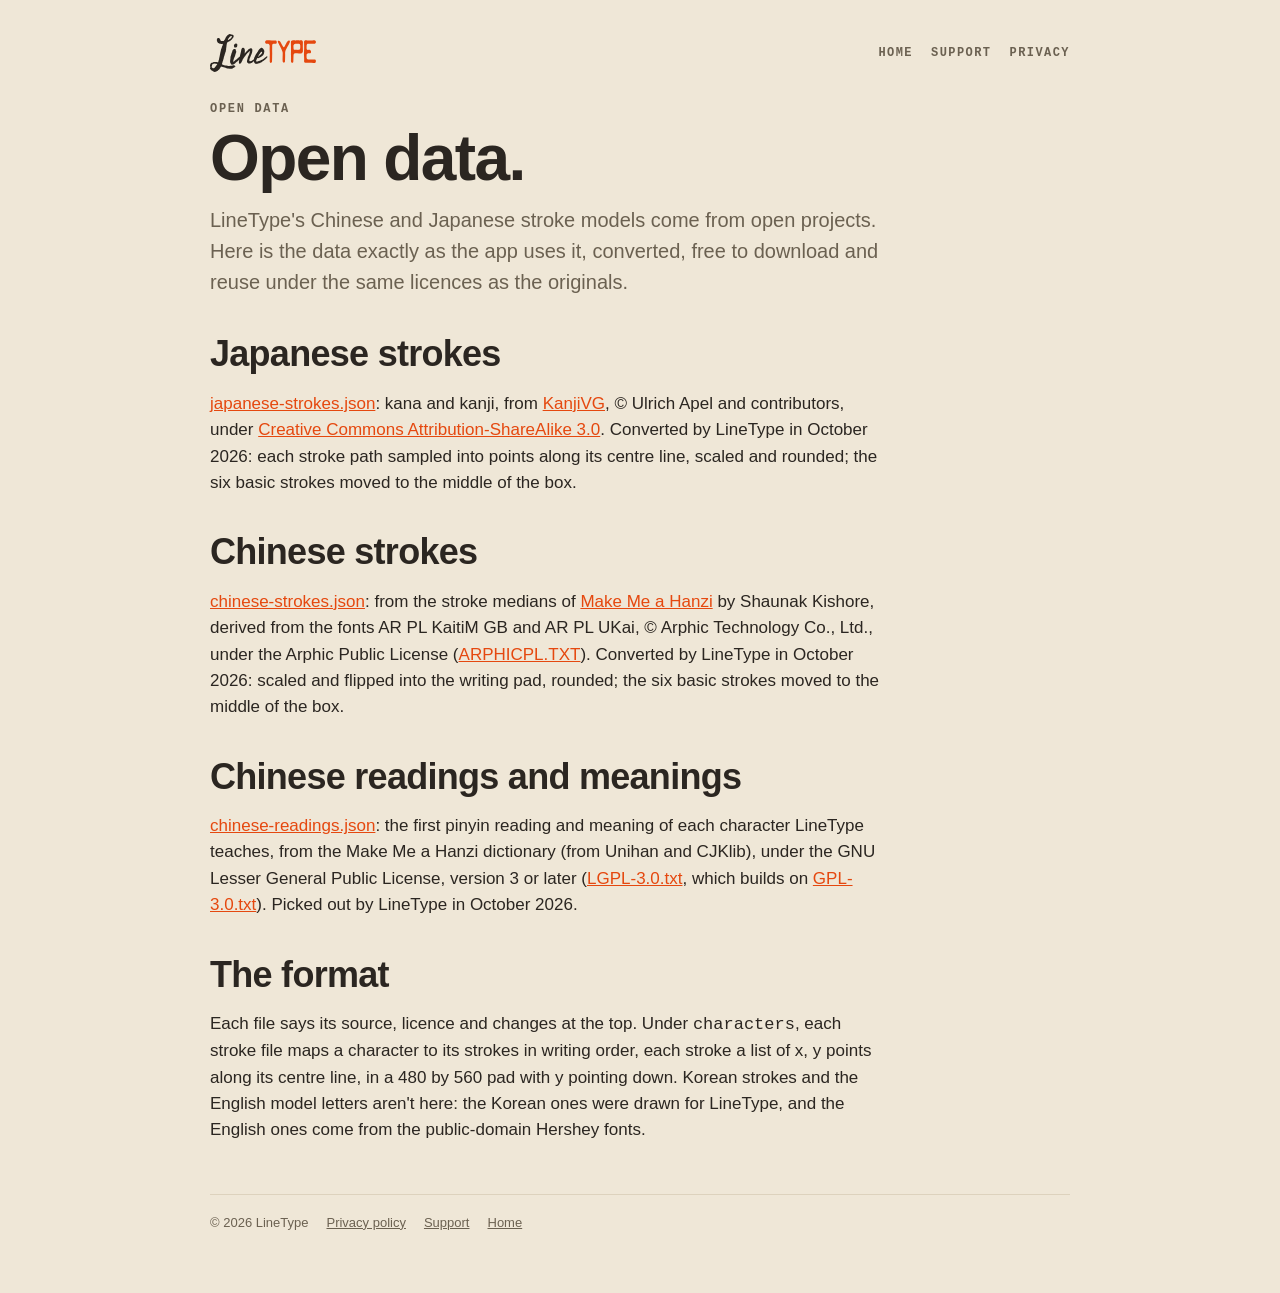
<file: data.html>
<!doctype html>
<html lang="en"><head><meta charset="utf-8"><meta name="viewport" content="width=device-width, initial-scale=1">
<title>LineType: open data</title><meta name="description" content="The open stroke data LineType uses, converted, free to download under its original licences.">
<link rel="icon" href="img/icon.png?v=2"><link rel="stylesheet" href="style.css?v=f9dee12e">
</head><body>
<svg width="0" height="0" style="position:absolute" aria-hidden="true"><symbol id="mark" viewBox="-42 -915 3510 1250" data-cap="706">
<path id="markHandPath" d="M-41.6 224.9Q-35.1 218.4 -37.7 215.15Q-40.300000000000004 211.9 -41.6 205.4Q-40.300000000000004 201.5 -37.050000000000004 201.5Q-33.800000000000004 201.5 -32.5 200.20000000000002Q-32.5 193.70000000000002 -35.1 187.20000000000002Q-37.7 180.70000000000002 -29.900000000000002 176.8Q-31.200000000000003 174.20000000000002 -32.5 171.60000000000002Q-33.800000000000004 169.0 -35.1 166.4Q-46.800000000000004 133.9 -37.050000000000004 97.5Q-27.3 61.1 -5.2 40.300000000000004Q1.3 33.800000000000004 12.350000000000001 32.5Q23.400000000000002 31.200000000000003 35.1 27.3Q41.6 24.7 47.45 20.8Q53.300000000000004 16.900000000000002 59.800000000000004 14.3Q67.60000000000001 11.700000000000001 83.2 9.1Q98.8 5.2 122.85 3.9000000000000004Q146.9 2.6 172.9 6.5Q185.9 9.1 198.25 13.0Q210.6 16.900000000000002 224.9 16.900000000000002Q231.4 -1.3 235.95 -20.15Q240.5 -39.0 247.0 -59.800000000000004Q252.20000000000002 -71.5 254.8 -85.80000000000001Q257.40000000000003 -100.10000000000001 260.0 -114.4Q269.1 -159.9 279.5 -207.35000000000002Q289.90000000000003 -254.8 297.7 -299.0Q300.3 -310.7 302.9 -321.75Q305.5 -332.8 306.8 -341.90000000000003Q309.40000000000003 -351.0 310.70000000000005 -357.5Q312.0 -364.0 314.6 -370.5Q315.90000000000003 -377.0 315.25 -382.85Q314.6 -388.7 317.2 -392.6Q318.5 -408.2 325.65 -421.85Q332.8 -435.5 335.40000000000003 -449.8Q340.6 -458.90000000000003 345.15 -472.55Q349.7 -486.2 354.90000000000003 -500.5Q361.40000000000003 -518.7 371.15000000000003 -537.55Q380.90000000000003 -556.4 379.6 -578.5Q378.3 -585.0 372.45000000000005 -587.6Q366.6 -590.2 358.15 -590.2Q349.7 -590.2 340.6 -589.55Q331.5 -588.9 326.3 -588.9Q315.90000000000003 -588.9 301.6 -591.5Q287.3 -594.1 276.90000000000003 -596.7Q269.1 -599.3000000000001 263.9 -603.2Q258.7 -607.1 250.9 -608.4Q226.20000000000002 -624.0 205.4 -647.4Q204.1 -650.0 203.45 -651.95Q202.8 -653.9 200.20000000000002 -656.5Q198.9 -659.1 197.60000000000002 -660.4000000000001Q196.3 -661.7 195.0 -664.3000000000001Q191.1 -669.5 189.8 -676.0Q188.5 -682.5 187.20000000000002 -689.0Q184.6 -700.7 182.0 -716.3000000000001Q184.6 -720.2 183.95 -724.1Q183.3 -728.0 184.6 -731.9Q184.6 -735.8000000000001 186.55 -739.7Q188.5 -743.6 189.8 -747.5Q193.70000000000002 -754.0 195.65 -762.45Q197.6 -770.9 202.8 -776.1Q205.4 -778.7 209.95 -780.6500000000001Q214.5 -782.6 219.70000000000002 -786.5Q239.20000000000002 -789.1 250.25 -779.35Q261.3 -769.6 275.6 -763.1Q279.5 -750.1 287.3 -742.95Q295.1 -735.8000000000001 297.7 -722.8000000000001Q300.3 -720.2 299.0 -716.95Q297.7 -713.7 300.3 -709.8000000000001Q304.2 -699.4 317.2 -693.55Q330.2 -687.7 347.75 -685.75Q365.3 -683.8000000000001 382.85 -683.8000000000001Q400.40000000000003 -683.8000000000001 412.1 -683.8000000000001Q418.6 -698.1 425.75 -707.2Q432.90000000000003 -716.3000000000001 439.40000000000003 -728.0Q444.6 -735.8000000000001 449.8 -743.6Q455.0 -751.4 458.90000000000003 -760.5Q461.5 -767.0 462.8 -772.2Q464.1 -777.4 468.0 -783.9Q475.8 -796.9 483.6 -807.3000000000001Q483.6 -815.1 489.45000000000005 -820.95Q495.3 -826.8000000000001 499.20000000000005 -833.3000000000001Q504.40000000000003 -846.3000000000001 509.6 -846.3000000000001Q510.90000000000003 -850.2 515.45 -854.75Q520.0 -859.3000000000001 522.6 -861.9Q525.2 -864.5 527.1500000000001 -867.75Q529.1 -871.0 531.7 -873.6Q539.5 -880.1 546.0 -885.3Q552.5 -890.5 559.0 -893.1Q570.7 -899.6 583.05 -906.75Q595.4 -913.9 607.1 -913.9Q621.4 -915.2 638.3 -910.6500000000001Q655.2 -906.1 666.9 -899.6Q690.3000000000001 -899.6 703.95 -893.1Q717.6 -886.6 728.0 -874.9Q734.5 -864.5 735.8 -849.55Q737.1 -834.6 730.6 -813.8000000000001Q728.0 -807.3000000000001 724.1 -802.75Q720.2 -798.2 717.6 -795.6Q716.3000000000001 -794.3000000000001 715.0 -786.5Q704.6 -778.7 698.75 -766.35Q692.9 -754.0 681.2 -747.5Q677.3000000000001 -741.0 674.0500000000001 -735.8Q670.8000000000001 -730.6 664.3000000000001 -728.0Q657.8000000000001 -717.6 648.7 -712.4000000000001Q639.6 -707.2 633.1 -698.1Q622.7 -692.9 615.55 -686.4Q608.4 -679.9 596.7 -677.3000000000001Q577.2 -665.6 553.8000000000001 -655.2Q551.2 -653.9 550.55 -653.25Q549.9 -652.6 547.3000000000001 -651.3000000000001Q533.0 -648.7 526.5 -634.4000000000001Q520.0 -620.1 513.5 -607.1Q512.2 -604.5 512.85 -600.6Q513.5 -596.7 513.5 -594.1Q512.2 -591.5 509.6 -583.7Q508.3 -577.2 508.3 -570.7Q508.3 -564.2 505.70000000000005 -557.7Q504.40000000000003 -551.2 503.1 -544.7Q501.8 -538.2 501.8 -531.7Q500.5 -520.0 499.20000000000005 -507.0Q497.90000000000003 -494.0 494.0 -479.7Q496.6 -466.7 491.4 -451.1Q486.2 -435.5 491.40000000000003 -425.1Q486.2 -408.2 484.25 -390.0Q482.3 -371.8 475.8 -356.2Q478.40000000000003 -353.6 476.45000000000005 -348.4Q474.5 -343.2 477.1 -340.6Q468.0 -327.6 464.75 -312.65Q461.5 -297.7 456.3 -283.40000000000003Q455.0 -275.6 451.75 -270.4Q448.5 -265.2 445.90000000000003 -261.3Q445.90000000000003 -254.8 446.55 -250.9Q447.2 -247.0 443.3 -245.70000000000002Q440.7 -222.3 434.2 -204.75Q427.7 -187.20000000000002 419.90000000000003 -165.1Q413.40000000000003 -146.9 410.15000000000003 -126.1Q406.90000000000003 -105.3 397.8 -83.2Q396.5 -62.400000000000006 388.05 -44.2Q379.6 -26.0 373.1 -5.2Q371.8 1.3 371.15 5.2Q370.5 9.1 367.90000000000003 14.3Q364.0 29.900000000000002 359.45000000000005 46.800000000000004Q354.90000000000003 63.7 349.7 81.9Q358.8 93.60000000000001 383.5 97.5Q397.8 102.7 421.2 109.2Q455.0 117.0 492.7 124.8Q530.4 132.6 566.8000000000001 135.20000000000002Q601.9 137.8 634.4 132.60000000000002Q666.9 127.4 698.1 122.2Q713.7 119.60000000000001 729.95 117.0Q746.2 114.4 765.7 117.0Q764.4 131.3 777.4 135.2Q790.4 139.1 804.7 144.3Q806.0 148.20000000000002 801.45 150.8Q796.9 153.4 791.7 153.4Q785.2 163.8 773.5 165.1Q773.5 167.70000000000002 772.85 169.0Q772.2 170.3 773.5 172.9Q759.2 188.5 739.7 196.3Q720.2 204.1 702.0 215.8Q681.2 219.70000000000002 659.1 225.55Q637.0 231.4 611.0 228.8Q579.8000000000001 228.8 547.3000000000001 223.60000000000002Q514.8000000000001 218.4 483.6 211.9Q490.1 208.0 497.25 211.9Q504.40000000000003 215.8 510.90000000000003 213.20000000000002Q509.6 208.0 505.05 207.35000000000002Q500.5 206.70000000000002 496.6 205.4Q483.6 200.20000000000002 469.3 196.3Q455.0 192.4 439.40000000000003 188.5Q408.2 180.70000000000002 378.95 170.3Q349.7 159.9 319.8 152.1Q318.5 158.6 323.70000000000005 158.6Q328.90000000000003 158.6 328.90000000000003 162.5Q325.0 158.6 317.2 158.6Q312.0 167.70000000000002 307.45000000000005 178.10000000000002Q302.90000000000003 188.5 295.1 195.0Q286.0 210.6 276.25 224.25Q266.5 237.9 256.1 249.60000000000002Q249.60000000000002 257.40000000000003 244.40000000000003 263.25Q239.20000000000002 269.1 230.1 271.7Q227.5 280.8 221.65 283.4Q215.8 286.0 209.3 289.90000000000003Q201.5 295.1 193.7 303.55Q185.9 312.0 179.4 314.6Q167.70000000000002 309.40000000000003 159.9 315.25Q152.1 321.1 143.0 327.6Q119.60000000000001 326.3 97.5 334.1Q94.9 332.8 94.9 326.3Q83.2 319.8 72.80000000000001 318.5Q62.400000000000006 317.2 52.0 312.0Q52.0 306.8 48.1 304.2Q41.6 299.0 34.45 297.05Q27.3 295.1 20.8 291.2Q18.2 282.1 7.8 279.5Q-2.6 276.90000000000003 -7.800000000000001 269.1Q-9.1 262.6 -11.7 257.40000000000003Q-14.3 252.20000000000002 -22.1 249.60000000000002Q-24.7 240.5 -29.9 235.95Q-35.1 231.4 -41.6 224.9ZM23.400000000000002 118.3Q20.8 124.80000000000001 20.8 133.25Q20.8 141.70000000000002 18.2 146.9Q16.900000000000002 149.5 14.950000000000001 150.8Q13.0 152.1 11.700000000000001 154.70000000000002Q11.700000000000001 165.1 18.2 175.5Q22.1 184.6 24.700000000000003 188.5Q27.3 192.4 36.4 197.6Q39.0 198.9 39.650000000000006 200.2Q40.300000000000004 201.5 42.9 202.8Q58.5 213.20000000000002 78.65 209.3Q98.8 205.4 109.2 198.9Q128.70000000000002 174.20000000000002 147.55 148.85000000000002Q166.4 123.5 184.6 100.10000000000001Q184.6 94.9 191.1 90.35Q197.6 85.8 196.3 79.3Q195.0 75.4 186.55 71.5Q178.1 67.60000000000001 171.6 66.3Q159.9 63.7 146.9 61.1Q133.9 58.5 122.2 58.5Q98.8 58.5 76.05 66.30000000000001Q53.300000000000004 74.10000000000001 37.7 79.3Q33.800000000000004 88.4 29.900000000000002 98.15Q26.0 107.9 23.400000000000002 118.3ZM553.8000000000001 -716.3000000000001Q564.2 -721.5 576.55 -727.35Q588.9 -733.2 599.3000000000001 -742.3000000000001Q600.6 -743.6 601.25 -744.9000000000001Q601.9 -746.2 603.2 -747.5Q607.1 -747.5 607.1 -747.5Q614.9 -751.4 622.05 -757.25Q629.2 -763.1 637.0 -768.3000000000001Q646.1 -776.1 653.25 -786.5Q660.4 -796.9 669.5 -804.7Q670.8000000000001 -809.9 673.4000000000001 -815.1Q676.0 -820.3000000000001 677.3 -825.5Q678.6 -830.7 678.6 -835.9000000000001Q678.6 -841.1 673.4 -846.3000000000001Q659.1 -848.9 648.05 -844.35Q637.0 -839.8000000000001 625.3000000000001 -837.2Q614.9 -826.8000000000001 605.8 -819.0Q596.7 -811.2 590.2 -798.2Q564.2 -774.8000000000001 553.8000000000001 -738.4Q551.2 -733.2 546.6500000000001 -726.7Q542.1 -720.2 547.3000000000001 -715.0Q549.9 -712.4 553.8000000000001 -716.3000000000001ZM804.7 -462.8Q798.2 -464.1 796.25 -469.95000000000005Q794.3 -475.8 787.8 -475.8Q783.9 -473.2 783.25 -468.65Q782.6 -464.1 780.0 -464.1Q777.4 -468.0 777.4 -471.9Q777.4 -475.8 774.8 -478.40000000000003Q770.9 -477.1 770.25 -474.5Q769.6 -471.90000000000003 767.0 -469.3Q767.0 -469.3 761.8 -469.3Q760.5 -477.1 757.25 -481.65Q754.0 -486.2 752.7 -496.6Q751.4 -504.40000000000003 748.15 -509.6Q744.9 -514.8000000000001 744.9 -522.6Q742.3 -544.7 755.3 -564.2Q768.3 -583.7 786.5 -592.8000000000001Q789.1 -592.8000000000001 789.1 -598.0Q799.5 -600.6 807.3 -601.25Q815.1 -601.9 822.9 -604.5Q830.7 -600.6 837.2 -596.7Q843.7 -592.8000000000001 850.2 -586.3000000000001Q856.7 -575.9 857.35 -554.45Q858.0 -533.0 852.8 -518.7Q850.2 -503.1 843.7 -491.40000000000003Q841.1 -487.5 833.95 -482.95000000000005Q826.8 -478.40000000000003 821.6 -475.8Q819.0 -475.8 816.4 -473.85Q813.8 -471.90000000000003 808.6 -470.6Q806.0 -470.6 806.65 -468.0Q807.3 -465.40000000000003 804.7 -462.8ZM760.5 -421.2H768.3Q774.8 -419.90000000000003 778.7 -419.25Q782.6 -418.6 787.8 -418.6Q791.7 -417.3 798.2 -410.8Q803.4 -405.6 804.05 -399.1Q804.7 -392.6 806.0 -384.8Q807.3 -380.90000000000003 807.3 -377.0Q807.3 -373.1 808.6 -370.5Q812.5 -366.6 812.5 -365.3Q821.6 -354.90000000000003 821.6 -332.8Q821.6 -328.90000000000003 821.6 -324.35Q821.6 -319.8 820.3 -317.2Q819.0 -315.90000000000003 819.0 -315.25Q819.0 -314.6 817.7 -313.3Q815.1 -310.7 815.1 -309.40000000000003Q815.1 -309.40000000000003 815.1 -306.8Q813.8 -306.8 813.8 -305.5V-301.6Q812.5 -301.6 812.5 -299.0Q809.9 -296.40000000000003 811.2 -296.40000000000003Q811.2 -293.8 809.9 -292.5Q808.6 -291.2 808.6 -289.90000000000003Q807.3 -288.6 807.95 -287.3Q808.6 -286.0 807.3 -284.7Q807.3 -279.5 805.3499999999999 -275.6Q803.4 -271.7 802.1 -266.5Q800.8 -263.90000000000003 800.8 -260.0Q798.2 -254.8 798.2 -253.5Q795.6 -249.60000000000002 794.95 -244.40000000000003Q794.3 -239.20000000000002 793.0 -232.70000000000002Q793.0 -228.8 791.7 -225.55Q790.4 -222.3 789.1 -219.70000000000002Q787.8 -217.1 787.15 -213.2Q786.5 -209.3 785.2 -206.70000000000002Q782.6 -192.4 778.05 -180.7Q773.5 -169.0 768.3 -157.3Q757.9 -135.20000000000002 750.0999999999999 -119.60000000000001Q742.3 -104.0 735.8 -78.0Q735.8 -75.4 735.15 -74.75Q734.5 -74.10000000000001 734.5 -71.5Q733.2 -68.9 733.85 -66.30000000000001Q734.5 -63.7 733.2 -61.1Q730.6 -46.800000000000004 722.1500000000001 -37.7Q713.7 -28.6 717.6 -11.700000000000001H726.7H735.8Q737.1 -11.700000000000001 739.7 -14.3Q748.8 -16.900000000000002 755.3 -21.450000000000003Q761.8 -26.0 768.3 -31.200000000000003Q772.2 -33.800000000000004 775.45 -37.7Q778.7 -41.6 781.3 -44.2Q791.7 -52.0 795.6 -55.9Q809.9 -67.60000000000001 820.3 -74.10000000000001Q830.7 -80.60000000000001 843.7 -94.9L850.2 -101.4Q855.4 -105.3 860.5999999999999 -109.85Q865.8 -114.4 872.3 -118.3Q878.8 -124.80000000000001 885.95 -130.0Q893.1 -135.20000000000002 900.9000000000001 -140.4Q906.1 -145.6 908.7 -146.9Q920.4000000000001 -154.70000000000002 929.5 -165.10000000000002Q938.6 -175.5 949.0 -184.6Q951.6 -185.9 953.55 -187.2Q955.5 -188.5 958.1 -188.5Q958.1 -188.5 962.0 -188.5Q968.5 -189.8 975.0 -193.05Q981.5 -196.3 990.6 -195.0Q990.6 -191.1 988.6500000000001 -188.5Q986.7 -185.9 989.3 -182.0Q980.2 -172.9 972.4000000000001 -161.20000000000002Q972.4000000000001 -159.9 971.75 -159.25Q971.1 -158.6 971.1 -157.3Q971.1 -154.70000000000002 972.4000000000001 -151.45000000000002Q973.7 -148.20000000000002 972.4000000000001 -144.3Q972.4000000000001 -145.6 969.8 -140.4Q967.2 -137.8 967.2 -136.5Q964.6 -131.3 962.0 -128.05Q959.4000000000001 -124.80000000000001 956.8 -119.60000000000001Q952.9000000000001 -113.10000000000001 951.6 -111.8Q945.1 -104.0 939.9000000000001 -95.55000000000001Q934.7 -87.10000000000001 928.2 -80.60000000000001Q925.6 -76.7 921.7 -73.45Q917.8 -70.2 915.2 -67.60000000000001Q903.5 -58.5 894.4000000000001 -46.800000000000004Q893.1 -45.5 893.1 -44.85Q893.1 -44.2 891.8 -42.9Q887.9000000000001 -39.0 883.35 -35.1Q878.8 -31.200000000000003 872.3 -28.6Q869.7 -23.400000000000002 867.1 -20.8L863.2 -16.900000000000002Q859.3 -13.0 854.1 -11.700000000000001Q851.5 -9.1 850.2 -8.45Q848.9 -7.800000000000001 846.3 -5.2Q842.4 -2.6 838.5 0.6500000000000001Q834.6 3.9000000000000004 830.7 7.800000000000001Q809.9 26.0 789.0999999999999 44.2Q768.3 62.400000000000006 743.6 78.0Q741.0 80.60000000000001 739.05 81.9Q737.1 83.2 735.8 84.5H729.3Q724.1 85.8 716.3 91.0Q713.7 91.0 713.7 92.3Q712.4 92.3 712.4 91.65Q712.4 91.0 709.8 91.0Q698.1 96.2 686.4 97.5H679.9Q669.5 96.2 663.0 89.7Q660.4 87.10000000000001 658.45 85.15Q656.5 83.2 653.9 80.60000000000001Q647.4 72.8 644.8 65.0Q643.5 63.7 643.5 62.400000000000006Q643.5 61.1 642.2 58.5Q639.6 50.7 633.75 44.2Q627.9 37.7 625.3 28.6Q622.7 24.7 622.7 19.5Q622.7 14.3 621.4 9.1Q620.1 3.9000000000000004 620.1 -1.2999999999999998Q620.1 -6.5 618.8 -11.700000000000001V-27.3Q620.1 -40.300000000000004 621.4000000000001 -52.650000000000006Q622.7 -65.0 625.3 -78.0Q627.9 -91.0 629.2 -102.7Q630.5 -114.4 630.5 -127.4Q630.5 -133.9 630.5 -140.4Q630.5 -146.9 631.8 -153.4Q635.7 -171.6 639.6 -187.85Q643.5 -204.1 648.7 -219.70000000000002Q651.3 -226.20000000000002 651.95 -230.75Q652.6 -235.3 655.2 -240.5Q657.8 -245.70000000000002 659.0999999999999 -250.90000000000003Q660.4 -256.1 661.7 -262.6Q661.7 -266.5 664.3 -274.3Q674.7 -300.3 684.45 -326.3Q694.2 -352.3 702.0 -380.90000000000003Q703.3 -382.2 703.3 -386.1L707.2 -390.0Q711.1 -393.90000000000003 714.35 -399.1Q717.6 -404.3 722.8 -406.90000000000003Q724.1 -408.2 725.4000000000001 -408.2Q726.7 -408.2 728.0 -409.5Q729.3 -410.8 729.3 -412.1H730.6H734.5Q737.1 -412.1 738.4 -413.40000000000003Q744.9 -416.0 749.45 -418.6Q754.0 -421.2 760.5 -421.2ZM626.6 28.6Q626.6 27.3 625.3 26.0Q625.3 29.900000000000002 626.6 28.6ZM1038.7 -460.2H1046.5Q1051.7 -458.90000000000003 1058.2 -458.90000000000003Q1060.8 -457.6 1064.05 -457.6Q1067.3 -457.6 1069.9 -456.3Q1071.2 -456.3 1075.1 -452.40000000000003Q1084.2 -448.5 1088.1 -439.40000000000003Q1090.7 -435.5 1093.3 -425.1Q1095.9 -422.5 1096.5500000000002 -418.6Q1097.2 -414.7 1099.8 -412.1Q1099.8 -409.5 1099.15 -408.20000000000005Q1098.5 -406.90000000000003 1099.8 -404.3Q1099.8 -401.7 1102.4 -399.1Q1103.7 -396.5 1103.7 -388.7Q1105.0 -382.2 1105.0 -367.90000000000003V-349.7V-340.6Q1103.7 -330.2 1103.0500000000002 -320.45Q1102.4 -310.7 1101.1 -300.3Q1101.1 -297.7 1100.4499999999998 -296.4Q1099.8 -295.1 1099.8 -292.5Q1098.5 -287.3 1099.15 -282.75Q1099.8 -278.2 1099.8 -274.3Q1105.0 -279.5 1108.25 -284.70000000000005Q1111.5 -289.90000000000003 1115.4 -295.1Q1119.3 -300.3 1123.85 -304.20000000000005Q1128.4 -308.1 1133.6 -313.3Q1138.8 -318.5 1142.05 -323.05Q1145.3 -327.6 1149.2 -334.1Q1151.8 -341.90000000000003 1162.2 -347.1Q1164.8 -348.40000000000003 1165.4499999999998 -349.05Q1166.1 -349.7 1168.7 -351.0Q1171.3 -353.6 1172.6 -356.2Q1185.6 -370.5 1197.9499999999998 -383.5Q1210.3 -396.5 1223.3 -409.5Q1225.9 -412.1 1229.15 -413.4Q1232.4 -414.7 1235.0 -417.3Q1237.6 -419.90000000000003 1240.85 -421.20000000000005Q1244.1 -422.5 1246.7 -425.1Q1257.1 -431.6 1270.75 -438.1Q1284.4 -444.6 1301.3 -445.90000000000003Q1319.5 -447.2 1332.5 -439.40000000000003Q1344.2 -435.5 1345.5 -423.8Q1345.5 -421.2 1344.85 -417.3Q1344.2 -413.40000000000003 1345.5 -410.8Q1345.5 -406.90000000000003 1346.8 -406.90000000000003Q1348.1 -404.3 1350.6999999999998 -402.35Q1353.3 -400.40000000000003 1353.3 -397.8Q1353.3 -392.6 1350.7 -387.40000000000003V-374.40000000000003Q1349.4 -344.5 1342.9 -317.2Q1341.6 -314.6 1341.6 -312.0Q1341.6 -309.40000000000003 1340.3 -306.8Q1340.3 -306.8 1337.7 -301.6Q1336.4 -299.0 1336.4 -296.4Q1336.4 -293.8 1335.1 -291.2Q1333.8 -288.6 1333.8 -284.7Q1333.8 -283.40000000000003 1333.15 -282.75Q1332.5 -282.1 1332.5 -280.8Q1331.2 -278.2 1331.2 -275.6Q1331.2 -273.0 1329.9 -270.40000000000003Q1328.6 -267.8 1327.9499999999998 -265.20000000000005Q1327.3 -262.6 1326.0 -260.0Q1323.4 -254.8 1318.2 -241.8Q1314.3 -232.70000000000002 1311.05 -223.60000000000002Q1307.8 -214.5 1303.9 -204.1Q1296.1 -184.6 1288.9499999999998 -165.75Q1281.8 -146.9 1272.7 -128.70000000000002H1271.4Q1266.2 -122.2 1264.9 -114.4Q1263.6 -110.5 1262.9499999999998 -105.95Q1262.3 -101.4 1261.0 -98.8Q1258.4 -96.2 1258.4 -93.60000000000001Q1255.8 -87.10000000000001 1255.15 -77.35000000000001Q1254.5 -67.60000000000001 1253.2 -57.2Q1253.2 -53.300000000000004 1251.9 -50.050000000000004Q1250.6 -46.800000000000004 1251.9 -42.9Q1251.9 -32.5 1259.7 -29.25Q1267.5 -26.0 1270.1 -19.5Q1289.6 -19.5 1304.55 -25.35Q1319.5 -31.200000000000003 1333.8 -37.7Q1340.3 -41.6 1343.55 -42.900000000000006Q1346.8 -44.2 1348.75 -44.85Q1350.7 -45.5 1352.65 -47.45Q1354.6 -49.4 1361.1 -54.6Q1367.6 -55.9 1369.55 -60.45Q1371.5 -65.0 1376.7 -67.60000000000001Q1378.0 -67.60000000000001 1380.6 -65.0Q1388.4 -68.9 1396.2 -72.15Q1404.0 -75.4 1410.5 -81.9Q1414.4 -84.5 1417.65 -87.1Q1420.9 -89.7 1424.8000000000002 -92.3Q1426.1 -94.9 1428.05 -94.9Q1430.0 -94.9 1432.6 -96.2Q1435.2 -97.5 1436.5 -98.80000000000001Q1437.8000000000002 -100.10000000000001 1440.4 -101.4Q1443.0 -102.7 1444.3 -102.7Q1445.6 -102.7 1448.2 -104.0Q1452.1 -106.60000000000001 1456.0 -109.85000000000001Q1459.9 -113.10000000000001 1465.1 -115.7H1470.3000000000002Q1472.9 -115.7 1474.2 -115.05000000000001Q1475.5 -114.4 1478.1 -115.7Q1478.1 -114.4 1478.75 -114.4Q1479.4 -114.4 1479.4 -113.10000000000001Q1479.4 -106.60000000000001 1476.8000000000002 -104.0Q1474.2 -101.4 1472.9 -96.2Q1466.4 -92.3 1461.2 -85.8Q1456.0 -79.3 1450.8000000000002 -72.8Q1449.5 -72.8 1449.5 -72.15Q1449.5 -71.5 1448.2 -71.5Q1448.2 -70.2 1448.85 -70.2Q1449.5 -70.2 1449.5 -68.9Q1444.3000000000002 -63.7 1433.9 -55.9Q1432.6 -54.6 1431.95 -53.3Q1431.3000000000002 -52.0 1430.0 -50.7Q1427.4 -48.1 1426.1000000000001 -47.45Q1424.8000000000002 -46.800000000000004 1422.2 -44.2Q1415.7 -40.300000000000004 1410.5 -36.400000000000006Q1405.3 -32.5 1400.1 -26.0Q1418.3000000000002 -35.1 1433.25 -47.45Q1448.2 -59.800000000000004 1462.5 -71.5Q1461.2 -68.9 1458.6 -66.95Q1456.0 -65.0 1456.0 -62.400000000000006Q1443.0 -52.0 1430.0 -42.900000000000006Q1417.0 -33.800000000000004 1402.7 -23.400000000000002Q1398.8 -20.8 1394.25 -17.55Q1389.7 -14.3 1385.8 -11.700000000000001Q1380.6 -9.1 1381.9 -6.5Q1371.5 7.800000000000001 1367.6 9.75Q1363.7 11.700000000000001 1349.4 22.1Q1342.9 24.7 1339.0 28.6Q1336.4 29.900000000000002 1332.5 33.800000000000004Q1331.2 33.800000000000004 1330.5500000000002 34.45Q1329.9 35.1 1328.6 35.1Q1327.3 35.1 1327.3 36.400000000000006Q1327.3 37.7 1326.0 37.7H1322.1Q1319.5 39.0 1311.7 41.6Q1302.6 44.2 1294.8 46.8Q1287.0 49.4 1277.9 52.0Q1262.3 55.9 1250.6 54.6Q1244.1 53.300000000000004 1236.9499999999998 52.650000000000006Q1229.8 52.0 1223.3 53.300000000000004Q1201.2 41.6 1186.9 29.900000000000002Q1185.6 27.3 1184.3 24.05Q1183.0 20.8 1183.0 18.2Q1181.7 15.600000000000001 1181.0500000000002 11.700000000000001Q1180.4 7.800000000000001 1179.1 5.2Q1176.5 -1.3 1175.2 -7.800000000000001Q1173.9 -14.3 1175.2 -22.1Q1175.2 -44.2 1182.35 -61.1Q1189.5 -78.0 1193.4 -97.5L1197.3 -124.80000000000001Q1199.9 -136.5 1204.45 -148.85000000000002Q1209.0 -161.20000000000002 1214.2 -171.6Q1222.0 -193.70000000000002 1231.75 -215.8Q1241.5 -237.9 1250.6 -260.0Q1254.5 -273.0 1257.1 -285.35Q1259.7 -297.7 1263.6 -309.40000000000003Q1267.5 -322.40000000000003 1272.05 -333.45000000000005Q1276.6 -344.5 1280.5 -356.2Q1271.4 -352.3 1263.6 -349.05Q1255.8 -345.8 1246.7 -343.2Q1238.9 -335.40000000000003 1232.4 -326.95000000000005Q1225.9 -318.5 1218.1 -312.0Q1214.2 -308.1 1210.3000000000002 -304.20000000000005Q1206.4 -300.3 1201.2 -297.7Q1193.4 -291.2 1184.95 -283.4Q1176.5 -275.6 1170.0 -267.8Q1163.5 -257.40000000000003 1157.0 -250.9Q1150.5 -241.8 1144.65 -232.7Q1138.8 -223.6 1132.3 -214.5Q1128.4 -213.20000000000002 1127.1 -209.3Q1125.8 -205.4 1123.2 -202.8H1121.9Q1111.5 -187.20000000000002 1099.8 -174.20000000000002Q1088.1 -161.20000000000002 1079.0 -144.3Q1079.0 -144.3 1076.4 -141.70000000000002H1075.1Q1072.5 -130.0 1067.3 -122.2L1055.6 -106.60000000000001L1054.3 -105.3Q1053.0 -104.0 1052.35 -102.7Q1051.7 -101.4 1050.4 -100.10000000000001Q1045.2 -91.0 1040.0 -82.55000000000001Q1034.8 -74.10000000000001 1028.3 -66.3Q1028.3 -57.2 1027.0 -53.300000000000004Q1024.4 -50.7 1024.4 -49.4Q1021.8000000000001 -44.2 1021.8000000000001 -44.2V-37.7Q1021.8000000000001 -36.4 1019.2 -33.800000000000004Q1008.8000000000001 -16.900000000000002 1003.6 0.0H1001.0H998.4V7.800000000000001Q998.4 7.800000000000001 995.8000000000001 10.4V18.2Q993.2 23.400000000000002 993.2 22.1Q991.9 19.5 992.55 18.200000000000003Q993.2 16.900000000000002 990.6 15.600000000000001Q989.3000000000001 16.900000000000002 989.95 18.85Q990.6 20.8 989.3000000000001 22.1Q989.3000000000001 23.400000000000002 988.6500000000001 22.75Q988.0 22.1 988.0 20.8Q989.3000000000001 24.7 987.35 26.0Q985.4 27.3 984.1 28.6Q984.1 29.900000000000002 985.4000000000001 29.25Q986.7 28.6 986.7 29.900000000000002L982.8000000000001 37.7Q982.8000000000001 35.1 983.45 33.150000000000006Q984.1 31.200000000000003 982.8000000000001 28.6Q978.9 28.6 978.9 32.5L977.6 31.200000000000003Q976.3000000000001 29.900000000000002 973.7 35.1Q972.4 39.0 971.75 44.2Q971.1 49.4 972.4 53.300000000000004Q969.8000000000001 52.0 969.1500000000001 52.650000000000006Q968.5 53.300000000000004 965.9 53.300000000000004Q964.6 53.300000000000004 964.6 52.0L963.3000000000001 50.7Q958.1 53.300000000000004 955.5 56.550000000000004Q952.9 59.800000000000004 949.0 62.400000000000006H947.7Q945.1 62.400000000000006 942.5 61.10000000000001Q939.9 59.800000000000004 938.6 62.400000000000006L930.8000000000001 58.5Q929.5 58.5 930.1500000000001 59.8Q930.8000000000001 61.1 929.5 61.1Q928.2 61.1 928.85 59.150000000000006Q929.5 57.2 928.2 57.2Q926.9 58.5 926.9 59.8Q926.9 61.1 925.6 62.400000000000006Q919.1 61.1 917.8 54.6Q916.5 48.1 912.6 45.5Q908.7 32.5 908.7 18.2V3.9000000000000004Q910.0 -11.700000000000001 912.6 -27.3Q915.2 -42.9 917.8000000000001 -57.2Q920.4 -71.5 923.0 -85.80000000000001Q925.6 -100.10000000000001 928.2 -114.4Q930.8000000000001 -124.80000000000001 933.4000000000001 -135.85000000000002Q936.0 -146.9 936.0 -158.6Q936.0 -163.8 938.6 -174.20000000000002Q947.7 -217.1 957.45 -258.7Q967.2 -300.3 977.6 -341.90000000000003Q978.9 -349.7 980.2 -356.85Q981.5 -364.0 982.8000000000001 -370.5Q985.4 -378.3 985.4 -386.1Q985.4 -393.90000000000003 988.0 -400.40000000000003Q989.3000000000001 -403.0 989.95 -406.9Q990.6 -410.8 993.2 -413.40000000000003Q994.5 -416.0 995.8 -419.25Q997.1 -422.5 998.4 -425.1Q1001.0 -431.6 1003.6 -437.45000000000005Q1006.2 -443.3 1008.8000000000001 -449.8Q1017.9 -452.40000000000003 1020.5 -455.0Q1023.1 -457.6 1024.4 -457.6Q1027.0 -458.90000000000003 1030.9 -458.90000000000003Q1034.8 -458.90000000000003 1038.7 -460.2ZM1556.1 -119.60000000000001Q1549.6 -123.5 1544.4 -122.2Q1541.8 -122.2 1539.1999999999998 -118.95Q1536.6 -115.7 1531.4 -120.9Q1530.1 -120.9 1531.4 -121.55000000000001Q1532.7 -122.2 1531.4 -123.5Q1528.8 -123.5 1524.9 -122.85Q1521.0 -122.2 1519.7 -123.5Q1509.3 -120.9 1506.6999999999998 -108.55000000000001Q1504.1 -96.2 1496.3 -89.7Q1493.7 -75.4 1489.15 -68.9Q1484.6 -62.400000000000006 1480.7 -48.1Q1476.8 -37.7 1474.85 -35.75Q1472.9 -33.800000000000004 1474.2 -23.400000000000002Q1474.2 -14.3 1481.35 -14.3Q1488.5 -14.3 1496.3 -11.700000000000001Q1498.9 -10.4 1503.45 -11.7Q1508.0 -13.0 1513.2 -11.700000000000001Q1527.5 -14.3 1540.5 -19.5Q1553.5 -24.7 1565.2 -27.3Q1596.4 -35.1 1618.5 -46.8Q1640.6 -58.5 1669.2 -68.9Q1674.4 -70.2 1686.1 -78.0Q1697.8 -85.8 1711.4499999999998 -94.25Q1725.1 -102.7 1736.15 -111.15Q1747.2 -119.60000000000001 1749.8 -122.2L1786.2 -149.5Q1796.6 -156.0 1806.35 -164.45Q1816.1 -172.9 1826.5 -183.3Q1826.5 -187.20000000000002 1831.7 -182.0V-179.4Q1836.9 -178.1 1843.4 -178.1Q1847.3 -171.6 1843.4 -174.2Q1839.5 -176.8 1844.7 -179.4Q1843.4 -176.8 1846.0 -175.5Q1848.6 -174.20000000000002 1847.3 -172.9Q1843.4 -169.0 1845.35 -167.05Q1847.3 -165.1 1848.6 -161.20000000000002Q1836.9 -146.9 1827.15 -135.2Q1817.4 -123.5 1807.0 -109.2Q1801.8 -102.7 1797.25 -100.75Q1792.7 -98.8 1788.8 -94.9Q1777.1 -76.7 1766.05 -70.2Q1755.0 -63.7 1740.7 -48.1Q1735.5 -44.2 1721.85 -35.1Q1708.2 -26.0 1693.9 -15.6Q1679.6 -5.2 1666.6 3.9Q1653.6 13.0 1649.7 15.600000000000001Q1631.5 24.7 1615.25 31.85Q1599.0 39.0 1579.5 46.800000000000004Q1571.7 46.800000000000004 1563.9 49.400000000000006Q1556.1 52.0 1547.0 55.9Q1540.5 54.6 1539.2 55.9Q1536.6 54.6 1532.7 57.2Q1530.1 59.800000000000004 1524.9 59.800000000000004Q1519.7 59.800000000000004 1517.1 59.800000000000004Q1502.8 58.5 1494.35 64.35Q1485.9 70.2 1471.6 66.3Q1465.1 67.60000000000001 1457.9499999999998 63.050000000000004Q1450.8 58.5 1441.7 61.1Q1441.7 58.5 1443.0 58.5Q1444.3 58.5 1444.3 55.9Q1441.7 57.2 1439.1 55.25Q1436.5 53.300000000000004 1433.9 55.9Q1431.3 53.300000000000004 1433.25 52.650000000000006Q1435.2 52.0 1435.2 49.4Q1420.9 39.0 1414.4 24.7Q1407.9 10.4 1401.4 -6.5Q1401.4 -18.2 1400.1 -22.1Q1398.8 -26.0 1398.15 -29.900000000000002Q1397.5 -33.800000000000004 1396.85 -39.650000000000006Q1396.2 -45.5 1396.2 -59.800000000000004Q1398.8 -83.2 1404.0 -100.75Q1409.2 -118.3 1415.7 -140.4Q1420.9 -148.20000000000002 1424.15 -156.65Q1427.4 -165.1 1433.9 -171.6Q1454.7 -222.3 1481.35 -263.9Q1508.0 -305.5 1537.9 -345.8Q1544.4 -365.3 1552.85 -378.95000000000005Q1561.3 -392.6 1571.7 -405.6Q1580.8 -414.7 1588.6 -423.15Q1596.4 -431.6 1606.8 -438.1Q1606.8 -440.7 1605.5 -442.0Q1613.3 -444.6 1619.15 -447.20000000000005Q1625.0 -449.8 1627.6 -455.0Q1636.7 -458.90000000000003 1647.1 -458.90000000000003Q1656.2 -461.5 1662.7 -459.55Q1669.2 -457.6 1678.3 -456.3Q1678.3 -455.0 1680.9 -452.40000000000003Q1684.8 -452.40000000000003 1687.4 -449.8Q1693.9 -448.5 1697.8000000000002 -442.0Q1701.7 -435.5 1709.5 -430.3Q1709.5 -427.7 1710.8 -427.7Q1712.1 -427.7 1709.5 -423.8Q1717.3 -414.7 1723.8 -402.35Q1730.3 -390.0 1738.1 -383.5Q1740.7 -374.40000000000003 1742.65 -365.95000000000005Q1744.6 -357.5 1743.3 -349.7Q1748.5 -336.7 1744.6 -328.90000000000003Q1742.0 -326.3 1742.65 -321.75Q1743.3 -317.2 1740.7 -313.3Q1738.1 -301.6 1736.8 -291.20000000000005Q1735.5 -280.8 1732.9 -274.3L1730.3 -267.8Q1725.1 -258.7 1722.5 -251.55Q1719.9 -244.4 1713.4 -234.0Q1705.6 -221.0 1693.9 -210.60000000000002Q1682.2 -200.20000000000002 1674.4 -192.4Q1669.2 -185.9 1667.25 -183.95Q1665.3 -182.0 1658.8 -182.0Q1653.6 -176.8 1650.35 -173.55Q1647.1 -170.3 1641.9 -167.70000000000002Q1635.4 -167.70000000000002 1631.5 -161.20000000000002Q1627.6 -154.70000000000002 1621.1 -152.1Q1618.5 -153.4 1617.2 -154.70000000000002Q1612.0 -152.1 1609.4 -150.8Q1606.8 -149.5 1600.3 -146.9Q1599.0 -146.9 1596.4 -145.6Q1587.3 -143.0 1582.75 -137.15Q1578.2 -131.3 1571.7 -130.0Q1571.7 -131.3 1570.4 -130.0ZM1661.4 -341.90000000000003 1665.3 -340.6Q1651.0 -335.40000000000003 1640.6 -326.3Q1630.2 -317.2 1622.4 -308.1Q1622.4 -306.8 1618.5 -304.20000000000005Q1614.6 -301.6 1614.6 -299.0Q1601.6 -282.1 1594.4499999999998 -264.55Q1587.3 -247.0 1570.4 -236.6Q1567.8 -228.8 1562.6 -219.05Q1557.4 -209.3 1554.8 -200.20000000000002Q1544.4 -166.4 1537.25 -159.25Q1530.1 -152.1 1527.5 -145.6Q1548.3 -165.1 1567.8 -185.9Q1579.5 -193.70000000000002 1589.9 -204.10000000000002Q1600.3 -214.5 1612.0 -228.8Q1618.5 -231.4 1625.65 -237.25Q1632.8 -243.1 1638.0 -248.3Q1640.6 -250.9 1643.1999999999998 -254.8Q1645.8 -258.7 1649.7 -263.90000000000003Q1652.3 -270.40000000000003 1656.85 -272.35Q1661.4 -274.3 1661.4 -278.2Q1664.0 -284.7 1667.9 -291.85Q1671.8 -299.0 1674.4 -306.8Q1673.1 -305.5 1671.15 -311.35Q1669.2 -317.2 1667.25 -323.7Q1665.3 -330.2 1664.0 -336.05Q1662.7 -341.90000000000003 1661.4 -341.90000000000003Z"/>
<path id="markTypePath" style="fill:var(--accent)" data-tx="0" data-s="1" data-start="1767" data-letters="2174.4,2605.2,3031" d="M2003.9 -538.8C2003.5 -565.7 2008.6 -579.3 2026.9 -588C2038.1 -593.3 2050.1 -596.3 2061.9 -597C2077.6 -597.9 2093.3 -595.3 2109.1 -594.5C2144.1 -592.5 2163.1 -627.2 2151.8 -671.9C2146.6 -692.1 2138.3 -700.5 2122.3 -701.2C2102.2 -702.3 2082 -703.4 2061.9 -704C2053 -704.3 2044.3 -703.9 2035.4 -703.6C2019 -702.8 2002.6 -700.9 1986.4 -701.2C1934.6 -702.2 1883 -702.7 1831.4 -705.9C1806.4 -707.4 1789.4 -692.1 1774 -669C1767.3 -659 1767 -647.6 1772.2 -636C1785.1 -607 1801.5 -587.6 1829.2 -594.3C1842.1 -597.5 1855.6 -597.6 1868.8 -597.2C1899.8 -596.5 1923 -563 1922.5 -521.4C1922.4 -516.3 1922.2 -511.2 1922 -506C1920.3 -452.4 1917.9 -398.7 1922.3 -344.9C1926.7 -290.4 1927 -235.8 1923.4 -181.1C1922.6 -169.2 1923.7 -157.2 1923.7 -145.2C1923.6 -114.5 1923.4 -83.9 1923.1 -53.2C1923 -39.5 1921.6 -25.8 1922.2 -12.2C1923.3 12.8 1939.4 35.8 1955.2 36.2C1975.5 36.8 1996.9 14.3 1998 -11.4C2000 -54.8 2000.8 -98.5 2001.8 -141.9C2002.3 -164.1 2002.3 -186.3 2002.8 -208.5C2003.3 -230.7 2004.3 -252.9 2004.7 -275.1C2005.5 -332.3 1998.5 -389.4 2004 -437.7C2004 -477.3 2004.3 -508.1 2003.9 -538.8ZM2345.4 -60C2345.6 -53.1 2345.3 -46.2 2346 -39.5C2347.3 -26.9 2348 -13.9 2350.9 -1.8C2355.4 18.1 2363.8 25.8 2378.9 25.7C2385.9 25.6 2392.9 24.9 2399.7 23.4C2413.5 20.6 2422.2 9.2 2425 -9.6C2426 -16.3 2426 -23.2 2426.2 -30C2427.3 -73.5 2428.6 -117.1 2429.5 -160.5C2430.1 -192.1 2432.6 -224 2430.1 -255.1C2425.3 -315.4 2436 -368.3 2463.2 -415.8C2469.4 -426.6 2474.8 -438.1 2480.8 -449.2C2494.1 -474 2506.9 -499.4 2521.1 -523.3C2544.2 -562 2563.8 -603.6 2582.2 -646.5C2587.8 -660 2590.2 -673.6 2583.3 -687.5C2576.5 -701.1 2566.4 -704.5 2555.1 -703.6C2552 -703.4 2548.7 -703.1 2545.8 -701.7C2521.8 -690 2499 -675.7 2483.7 -646.3C2466.2 -612.9 2449 -579.2 2431.8 -545.4C2424.7 -531.4 2418.4 -516.4 2410.9 -502.7C2392.8 -470.2 2376.3 -470.5 2358.5 -503C2333 -549.7 2307.6 -596.5 2282 -643C2276.7 -652.6 2270.9 -661.6 2265 -670.5C2248.2 -695.9 2226.2 -696.7 2203.9 -692.4C2191.7 -690.1 2185.6 -676 2188.8 -659.9C2190.8 -650.1 2194.2 -640.6 2198.2 -632.2C2211.2 -604.9 2224.6 -577.8 2238.3 -551.4C2253.6 -522.1 2270.2 -494 2285.1 -464.5C2299.6 -435.6 2312.8 -405.4 2326.3 -375.7C2337.7 -350.7 2348.5 -324.5 2349.3 -295.2C2350.4 -253.4 2348.4 -211.6 2346.9 -169.9C2345.9 -140 2345.1 -66.8 2345.4 -60ZM2706.3 -223.6C2707.1 -250.5 2717.9 -266.1 2736.1 -273.5C2743.3 -276.4 2750.8 -279.5 2758.2 -279.5C2800.5 -279.3 2842.7 -278.2 2884.9 -277.1C2905.1 -276.6 2925.2 -276.1 2945.4 -274.6C2968.1 -272.9 2985.2 -285.9 3000.3 -307.7C3010 -321.5 3016 -336.2 3015.5 -355.5C3014.5 -386.2 3013.8 -417 3013 -447.7C3012.3 -474.1 3011.1 -500.7 3011.4 -527.1C3011.8 -566.4 3013.4 -605.7 3014.3 -645C3014.9 -671.2 3005.1 -688.4 2987.9 -699.1C2976.1 -706.3 2963.6 -707.7 2950.9 -706.5C2920 -703.5 2889.2 -703 2858.2 -706.6C2847.6 -707.8 2836.9 -707.2 2826.2 -706.5C2805.4 -705.4 2784.5 -700.5 2764 -702.9C2728.5 -707.1 2693.4 -705.4 2658.1 -702.4C2632.5 -700.2 2621.1 -685.3 2621 -650.7C2620.6 -581.4 2621.6 -512.2 2622.1 -442.9C2622.2 -430.1 2623.9 -417.3 2623.6 -404.6C2622.8 -359.2 2621.2 -314 2620.6 -268.7C2620.2 -244.8 2620.5 -220.8 2622.1 -197C2625 -152.5 2625.5 -108.3 2621.7 -63.9C2620.8 -52.8 2620.3 -41.7 2620.6 -30.6C2621.3 9.1 2636.5 28.9 2665.6 29.1C2687.2 29.2 2697.4 18.1 2699.4 -11.1C2701.7 -45.1 2705 -187 2706.3 -223.6ZM2755.6 -393.2C2749.2 -393.3 2742.9 -393.2 2736.7 -394.5C2716.6 -398.8 2708.2 -410.8 2706.7 -438.5C2705.2 -465.8 2704.6 -493.1 2703.5 -520.4C2702.8 -536 2707.1 -548.1 2715.2 -559.2C2729.4 -578.7 2745.1 -591.8 2766.1 -594.4C2784.4 -596.6 2802.4 -597.6 2820.7 -594.7C2833.1 -592.7 2845.8 -593 2858.5 -592.9C2866.6 -592.8 2874.8 -594.2 2883 -594.1C2904.5 -593.8 2918.7 -579.4 2924.5 -551.4C2926.2 -543.2 2926.8 -534.6 2926.9 -526.1C2927.3 -505.6 2927.3 -485.1 2927 -464.6C2926.5 -424.8 2907.8 -396.2 2878.4 -393.6C2855.2 -391.5 2831.8 -393.2 2808.5 -393.2C2808.5 -393.2 2808.5 -393.2 2808.5 -393.2C2790.8 -393.2 2773.2 -393.1 2755.6 -393.2ZM3228.5 -79.8C3216 -79.3 3203.4 -78.3 3190.8 -77.2C3162 -74.8 3136.5 -104.3 3135.1 -143.7C3134.1 -168.5 3134.3 -193.3 3135.1 -218.1C3135.9 -247.2 3149 -268.2 3169.9 -274C3180.3 -277 3191.2 -277.8 3201.9 -278.3C3218.9 -279 3235.9 -278 3252.9 -278.9C3270.1 -279.9 3279.6 -292.4 3281.2 -315.5C3281.9 -325.6 3281.2 -336 3280 -346.1C3277.1 -372.6 3264.9 -389 3245.2 -392.4C3238.4 -393.5 3231.4 -393.2 3224.5 -393C3208.7 -392.5 3193 -391.2 3177.2 -391C3153.8 -390.7 3135.7 -412 3134.9 -443.7C3134.2 -475.2 3135 -507 3136.9 -538.5C3139 -570.1 3158.3 -591.6 3182.1 -591.8C3198.4 -591.9 3214.9 -590.9 3231.2 -592C3269.6 -594.9 3308 -595.8 3346.5 -593.4C3360.2 -592.6 3374.1 -592 3388 -592.1C3402.3 -592.1 3415.3 -597.9 3426.8 -609.8C3445.7 -629.5 3447.7 -656.1 3432.5 -680.8C3421.5 -698.5 3407.3 -705.9 3390.7 -705.8C3369.3 -705.5 3347.9 -704.8 3326.4 -704.6C3291.8 -704.4 3257.1 -705.8 3222.5 -703.9C3198.4 -702.5 3174.7 -702.1 3150.8 -704.8C3134.5 -706.8 3118 -706.2 3101.6 -705.5C3093.6 -705.1 3085.1 -703.1 3077.7 -699.1C3060.5 -689.7 3050 -672.9 3051.3 -645.9C3051.7 -639.1 3051.4 -632.2 3051.9 -625.4C3056.6 -564 3055.2 -502.5 3055.1 -441C3055.1 -420.5 3054.3 -400 3052.9 -379.6C3047.7 -299.4 3046 -219.1 3053.6 -139.2C3056.7 -104.9 3056.5 -71 3054 -36.9C3053.6 -31.8 3052.9 -26.7 3052.9 -21.6C3052.1 2.2 3059.2 18 3075.8 25.6C3085.3 29.8 3095.6 32.5 3105.4 32.7C3142.7 33.8 3179.9 33.2 3217 33.9C3266.1 34.7 3315.3 36.2 3364.5 37.5C3376.4 37.7 3388.5 39.6 3400.4 38.6C3428.4 36.2 3443.6 11.2 3441 -26.8C3440.4 -34.3 3438.9 -42 3437.1 -49.2C3433 -65.3 3424.6 -73.7 3411.6 -74.6C3397.8 -75.3 3384 -78.2 3370.2 -79C3353.9 -80 3337.5 -80.1 3321.2 -80.2C3302.3 -80.4 3283.4 -80.2 3264.5 -80.2C3264.5 -80.1 3240.5 -80.1 3228.5 -79.8Z"/>
</symbol></svg>
<div class="wrap doc">
  <header><a href="./" aria-label="LineType"><svg class="mark" viewBox="0 0 3510 1250" aria-hidden="true"><use href="#mark"/></svg></a><nav><a href="./">Home</a><a href="support.html">Support</a><a href="privacy.html">Privacy</a></nav></header>
  <span class="tag">Open data</span>
  <h1>Open data.</h1>
  <p class="lede">LineType's Chinese and Japanese stroke models come from open projects. Here is the data exactly as the app uses it, converted, free to download and reuse under the same licences as the originals.</p>

  <h2>Japanese strokes</h2>
  <p><a href="data/japanese-strokes.json">japanese-strokes.json</a>: kana and kanji, from <a href="https://kanjivg.tagaini.net/">KanjiVG</a>, © Ulrich Apel and contributors, under <a href="https://creativecommons.org/licenses/by-sa/3.0/">Creative Commons Attribution-ShareAlike 3.0</a>. Converted by LineType in October 2026: each stroke path sampled into points along its centre line, scaled and rounded; the six basic strokes moved to the middle of the box.</p>

  <h2>Chinese strokes</h2>
  <p><a href="data/chinese-strokes.json">chinese-strokes.json</a>: from the stroke medians of <a href="https://github.com/skishore/makemeahanzi">Make Me a Hanzi</a> by Shaunak Kishore, derived from the fonts AR PL KaitiM GB and AR PL UKai, © Arphic Technology Co., Ltd., under the Arphic Public License (<a href="data/ARPHICPL.TXT">ARPHICPL.TXT</a>). Converted by LineType in October 2026: scaled and flipped into the writing pad, rounded; the six basic strokes moved to the middle of the box.</p>

  <h2>Chinese readings and meanings</h2>
  <p><a href="data/chinese-readings.json">chinese-readings.json</a>: the first pinyin reading and meaning of each character LineType teaches, from the Make Me a Hanzi dictionary (from Unihan and CJKlib), under the GNU Lesser General Public License, version 3 or later (<a href="data/LGPL-3.0.txt">LGPL-3.0.txt</a>, which builds on <a href="data/GPL-3.0.txt">GPL-3.0.txt</a>). Picked out by LineType in October 2026.</p>

  <h2>The format</h2>
  <p>Each file says its source, licence and changes at the top. Under <code>characters</code>, each stroke file maps a character to its strokes in writing order, each stroke a list of x, y points along its centre line, in a 480 by 560 pad with y pointing down. Korean strokes and the English model letters aren't here: the Korean ones were drawn for LineType, and the English ones come from the public-domain Hershey fonts.</p>

  <footer><span>© 2026 LineType</span><a href="privacy.html">Privacy policy</a><a href="support.html">Support</a><a href="./">Home</a></footer>
</div>
</body></html>
</file>
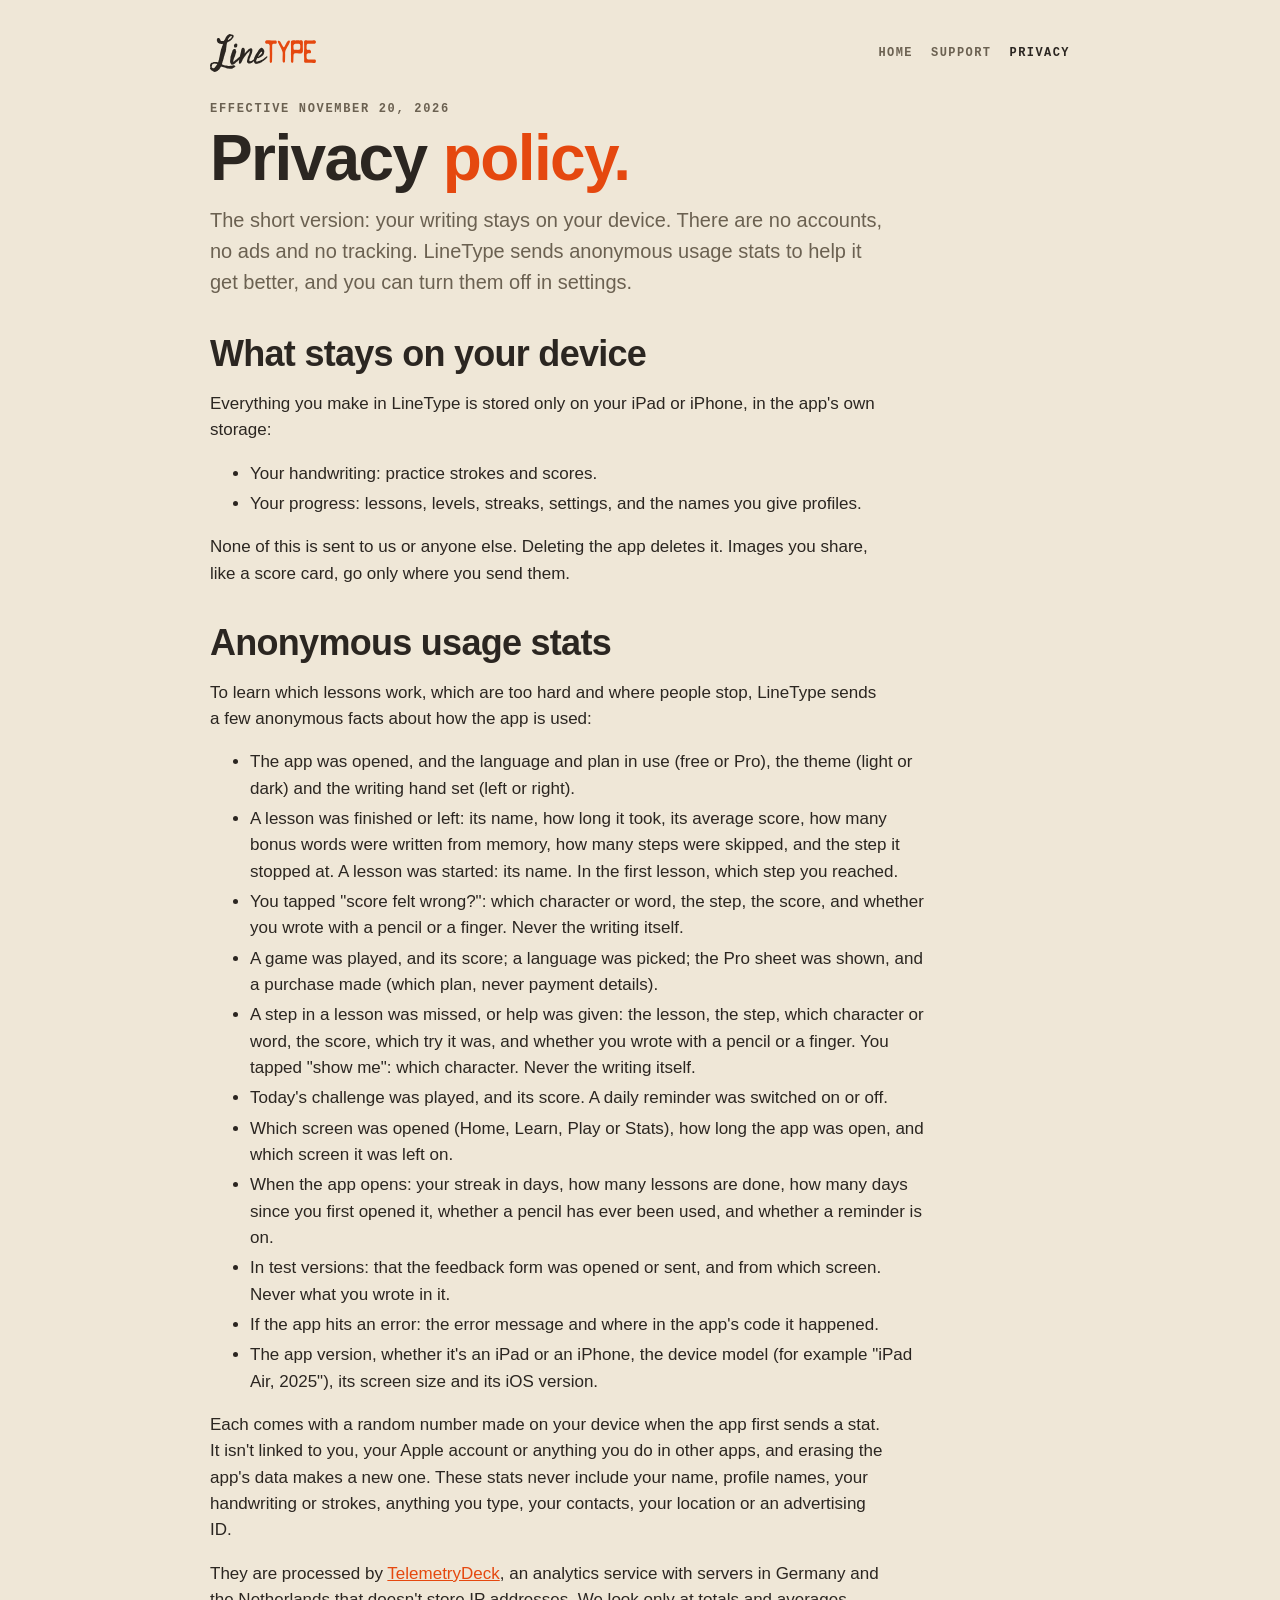
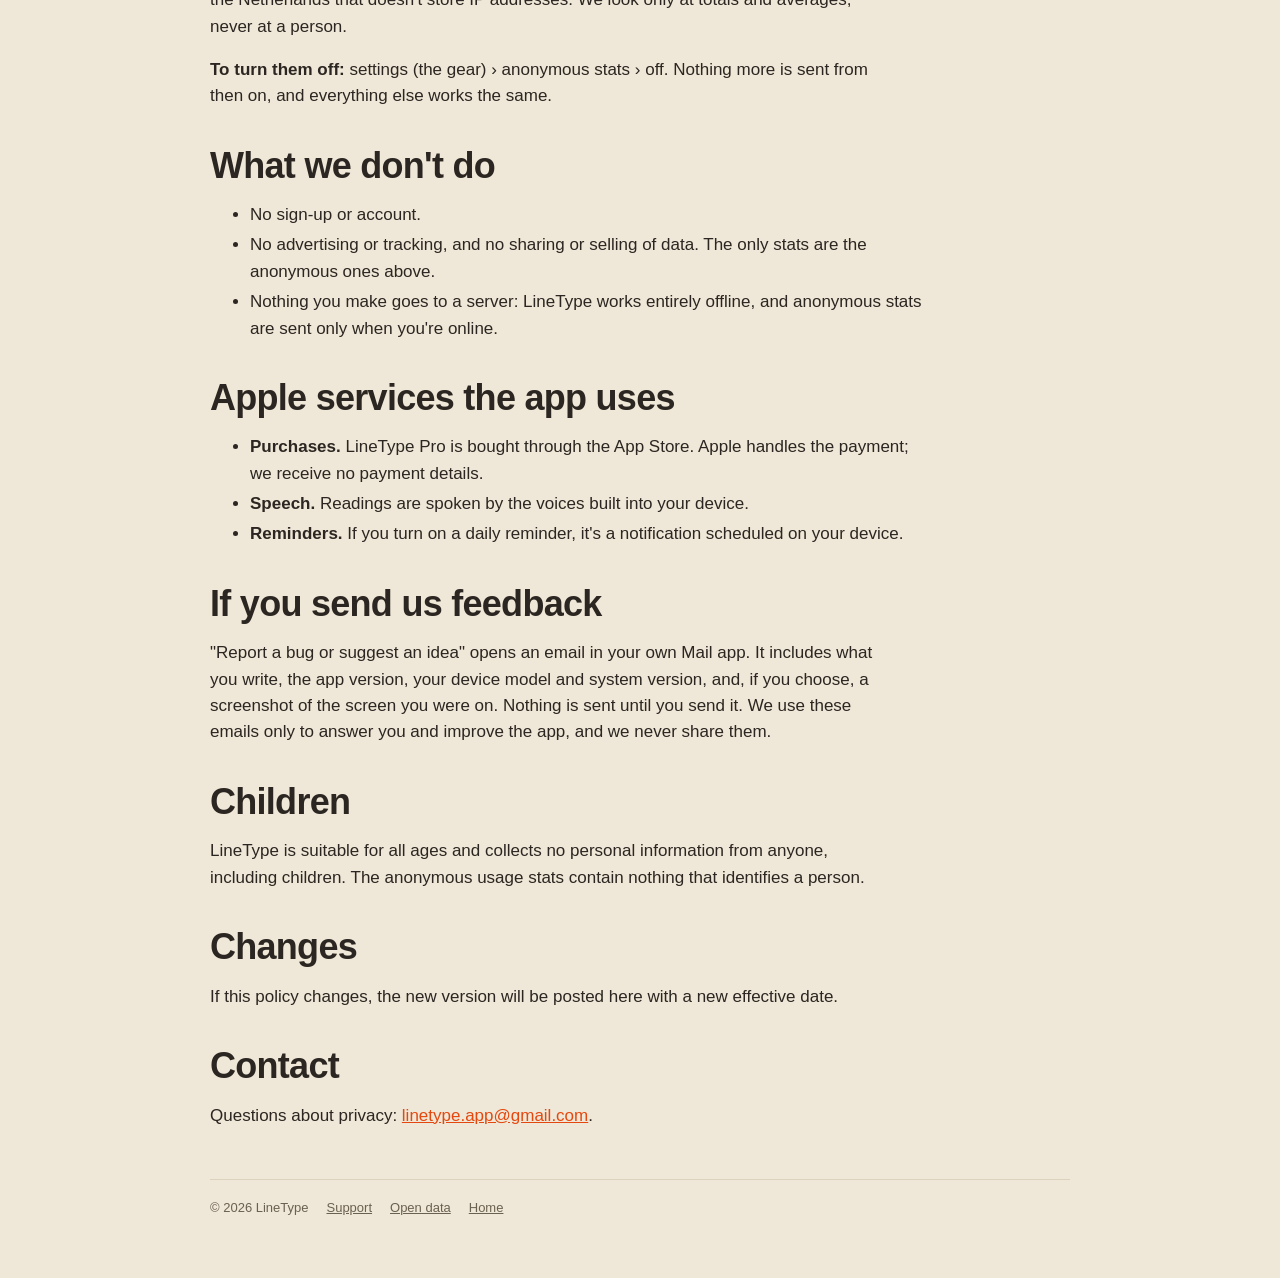
<file: privacy.html>
<!doctype html>
<html lang="en"><head><meta charset="utf-8"><meta name="viewport" content="width=device-width, initial-scale=1">
<title>LineType: privacy policy</title><meta name="description" content="LineType's privacy policy: no accounts, no ads, no tracking, your writing stays on your device, and anonymous usage stats you can turn off.">
<link rel="icon" href="img/icon.png?v=2"><link rel="stylesheet" href="style.css?v=f9dee12e">
</head><body>
<svg width="0" height="0" style="position:absolute" aria-hidden="true"><symbol id="mark" viewBox="-42 -915 3510 1250" data-cap="706">
<path id="markHandPath" d="M-41.6 224.9Q-35.1 218.4 -37.7 215.15Q-40.300000000000004 211.9 -41.6 205.4Q-40.300000000000004 201.5 -37.050000000000004 201.5Q-33.800000000000004 201.5 -32.5 200.20000000000002Q-32.5 193.70000000000002 -35.1 187.20000000000002Q-37.7 180.70000000000002 -29.900000000000002 176.8Q-31.200000000000003 174.20000000000002 -32.5 171.60000000000002Q-33.800000000000004 169.0 -35.1 166.4Q-46.800000000000004 133.9 -37.050000000000004 97.5Q-27.3 61.1 -5.2 40.300000000000004Q1.3 33.800000000000004 12.350000000000001 32.5Q23.400000000000002 31.200000000000003 35.1 27.3Q41.6 24.7 47.45 20.8Q53.300000000000004 16.900000000000002 59.800000000000004 14.3Q67.60000000000001 11.700000000000001 83.2 9.1Q98.8 5.2 122.85 3.9000000000000004Q146.9 2.6 172.9 6.5Q185.9 9.1 198.25 13.0Q210.6 16.900000000000002 224.9 16.900000000000002Q231.4 -1.3 235.95 -20.15Q240.5 -39.0 247.0 -59.800000000000004Q252.20000000000002 -71.5 254.8 -85.80000000000001Q257.40000000000003 -100.10000000000001 260.0 -114.4Q269.1 -159.9 279.5 -207.35000000000002Q289.90000000000003 -254.8 297.7 -299.0Q300.3 -310.7 302.9 -321.75Q305.5 -332.8 306.8 -341.90000000000003Q309.40000000000003 -351.0 310.70000000000005 -357.5Q312.0 -364.0 314.6 -370.5Q315.90000000000003 -377.0 315.25 -382.85Q314.6 -388.7 317.2 -392.6Q318.5 -408.2 325.65 -421.85Q332.8 -435.5 335.40000000000003 -449.8Q340.6 -458.90000000000003 345.15 -472.55Q349.7 -486.2 354.90000000000003 -500.5Q361.40000000000003 -518.7 371.15000000000003 -537.55Q380.90000000000003 -556.4 379.6 -578.5Q378.3 -585.0 372.45000000000005 -587.6Q366.6 -590.2 358.15 -590.2Q349.7 -590.2 340.6 -589.55Q331.5 -588.9 326.3 -588.9Q315.90000000000003 -588.9 301.6 -591.5Q287.3 -594.1 276.90000000000003 -596.7Q269.1 -599.3000000000001 263.9 -603.2Q258.7 -607.1 250.9 -608.4Q226.20000000000002 -624.0 205.4 -647.4Q204.1 -650.0 203.45 -651.95Q202.8 -653.9 200.20000000000002 -656.5Q198.9 -659.1 197.60000000000002 -660.4000000000001Q196.3 -661.7 195.0 -664.3000000000001Q191.1 -669.5 189.8 -676.0Q188.5 -682.5 187.20000000000002 -689.0Q184.6 -700.7 182.0 -716.3000000000001Q184.6 -720.2 183.95 -724.1Q183.3 -728.0 184.6 -731.9Q184.6 -735.8000000000001 186.55 -739.7Q188.5 -743.6 189.8 -747.5Q193.70000000000002 -754.0 195.65 -762.45Q197.6 -770.9 202.8 -776.1Q205.4 -778.7 209.95 -780.6500000000001Q214.5 -782.6 219.70000000000002 -786.5Q239.20000000000002 -789.1 250.25 -779.35Q261.3 -769.6 275.6 -763.1Q279.5 -750.1 287.3 -742.95Q295.1 -735.8000000000001 297.7 -722.8000000000001Q300.3 -720.2 299.0 -716.95Q297.7 -713.7 300.3 -709.8000000000001Q304.2 -699.4 317.2 -693.55Q330.2 -687.7 347.75 -685.75Q365.3 -683.8000000000001 382.85 -683.8000000000001Q400.40000000000003 -683.8000000000001 412.1 -683.8000000000001Q418.6 -698.1 425.75 -707.2Q432.90000000000003 -716.3000000000001 439.40000000000003 -728.0Q444.6 -735.8000000000001 449.8 -743.6Q455.0 -751.4 458.90000000000003 -760.5Q461.5 -767.0 462.8 -772.2Q464.1 -777.4 468.0 -783.9Q475.8 -796.9 483.6 -807.3000000000001Q483.6 -815.1 489.45000000000005 -820.95Q495.3 -826.8000000000001 499.20000000000005 -833.3000000000001Q504.40000000000003 -846.3000000000001 509.6 -846.3000000000001Q510.90000000000003 -850.2 515.45 -854.75Q520.0 -859.3000000000001 522.6 -861.9Q525.2 -864.5 527.1500000000001 -867.75Q529.1 -871.0 531.7 -873.6Q539.5 -880.1 546.0 -885.3Q552.5 -890.5 559.0 -893.1Q570.7 -899.6 583.05 -906.75Q595.4 -913.9 607.1 -913.9Q621.4 -915.2 638.3 -910.6500000000001Q655.2 -906.1 666.9 -899.6Q690.3000000000001 -899.6 703.95 -893.1Q717.6 -886.6 728.0 -874.9Q734.5 -864.5 735.8 -849.55Q737.1 -834.6 730.6 -813.8000000000001Q728.0 -807.3000000000001 724.1 -802.75Q720.2 -798.2 717.6 -795.6Q716.3000000000001 -794.3000000000001 715.0 -786.5Q704.6 -778.7 698.75 -766.35Q692.9 -754.0 681.2 -747.5Q677.3000000000001 -741.0 674.0500000000001 -735.8Q670.8000000000001 -730.6 664.3000000000001 -728.0Q657.8000000000001 -717.6 648.7 -712.4000000000001Q639.6 -707.2 633.1 -698.1Q622.7 -692.9 615.55 -686.4Q608.4 -679.9 596.7 -677.3000000000001Q577.2 -665.6 553.8000000000001 -655.2Q551.2 -653.9 550.55 -653.25Q549.9 -652.6 547.3000000000001 -651.3000000000001Q533.0 -648.7 526.5 -634.4000000000001Q520.0 -620.1 513.5 -607.1Q512.2 -604.5 512.85 -600.6Q513.5 -596.7 513.5 -594.1Q512.2 -591.5 509.6 -583.7Q508.3 -577.2 508.3 -570.7Q508.3 -564.2 505.70000000000005 -557.7Q504.40000000000003 -551.2 503.1 -544.7Q501.8 -538.2 501.8 -531.7Q500.5 -520.0 499.20000000000005 -507.0Q497.90000000000003 -494.0 494.0 -479.7Q496.6 -466.7 491.4 -451.1Q486.2 -435.5 491.40000000000003 -425.1Q486.2 -408.2 484.25 -390.0Q482.3 -371.8 475.8 -356.2Q478.40000000000003 -353.6 476.45000000000005 -348.4Q474.5 -343.2 477.1 -340.6Q468.0 -327.6 464.75 -312.65Q461.5 -297.7 456.3 -283.40000000000003Q455.0 -275.6 451.75 -270.4Q448.5 -265.2 445.90000000000003 -261.3Q445.90000000000003 -254.8 446.55 -250.9Q447.2 -247.0 443.3 -245.70000000000002Q440.7 -222.3 434.2 -204.75Q427.7 -187.20000000000002 419.90000000000003 -165.1Q413.40000000000003 -146.9 410.15000000000003 -126.1Q406.90000000000003 -105.3 397.8 -83.2Q396.5 -62.400000000000006 388.05 -44.2Q379.6 -26.0 373.1 -5.2Q371.8 1.3 371.15 5.2Q370.5 9.1 367.90000000000003 14.3Q364.0 29.900000000000002 359.45000000000005 46.800000000000004Q354.90000000000003 63.7 349.7 81.9Q358.8 93.60000000000001 383.5 97.5Q397.8 102.7 421.2 109.2Q455.0 117.0 492.7 124.8Q530.4 132.6 566.8000000000001 135.20000000000002Q601.9 137.8 634.4 132.60000000000002Q666.9 127.4 698.1 122.2Q713.7 119.60000000000001 729.95 117.0Q746.2 114.4 765.7 117.0Q764.4 131.3 777.4 135.2Q790.4 139.1 804.7 144.3Q806.0 148.20000000000002 801.45 150.8Q796.9 153.4 791.7 153.4Q785.2 163.8 773.5 165.1Q773.5 167.70000000000002 772.85 169.0Q772.2 170.3 773.5 172.9Q759.2 188.5 739.7 196.3Q720.2 204.1 702.0 215.8Q681.2 219.70000000000002 659.1 225.55Q637.0 231.4 611.0 228.8Q579.8000000000001 228.8 547.3000000000001 223.60000000000002Q514.8000000000001 218.4 483.6 211.9Q490.1 208.0 497.25 211.9Q504.40000000000003 215.8 510.90000000000003 213.20000000000002Q509.6 208.0 505.05 207.35000000000002Q500.5 206.70000000000002 496.6 205.4Q483.6 200.20000000000002 469.3 196.3Q455.0 192.4 439.40000000000003 188.5Q408.2 180.70000000000002 378.95 170.3Q349.7 159.9 319.8 152.1Q318.5 158.6 323.70000000000005 158.6Q328.90000000000003 158.6 328.90000000000003 162.5Q325.0 158.6 317.2 158.6Q312.0 167.70000000000002 307.45000000000005 178.10000000000002Q302.90000000000003 188.5 295.1 195.0Q286.0 210.6 276.25 224.25Q266.5 237.9 256.1 249.60000000000002Q249.60000000000002 257.40000000000003 244.40000000000003 263.25Q239.20000000000002 269.1 230.1 271.7Q227.5 280.8 221.65 283.4Q215.8 286.0 209.3 289.90000000000003Q201.5 295.1 193.7 303.55Q185.9 312.0 179.4 314.6Q167.70000000000002 309.40000000000003 159.9 315.25Q152.1 321.1 143.0 327.6Q119.60000000000001 326.3 97.5 334.1Q94.9 332.8 94.9 326.3Q83.2 319.8 72.80000000000001 318.5Q62.400000000000006 317.2 52.0 312.0Q52.0 306.8 48.1 304.2Q41.6 299.0 34.45 297.05Q27.3 295.1 20.8 291.2Q18.2 282.1 7.8 279.5Q-2.6 276.90000000000003 -7.800000000000001 269.1Q-9.1 262.6 -11.7 257.40000000000003Q-14.3 252.20000000000002 -22.1 249.60000000000002Q-24.7 240.5 -29.9 235.95Q-35.1 231.4 -41.6 224.9ZM23.400000000000002 118.3Q20.8 124.80000000000001 20.8 133.25Q20.8 141.70000000000002 18.2 146.9Q16.900000000000002 149.5 14.950000000000001 150.8Q13.0 152.1 11.700000000000001 154.70000000000002Q11.700000000000001 165.1 18.2 175.5Q22.1 184.6 24.700000000000003 188.5Q27.3 192.4 36.4 197.6Q39.0 198.9 39.650000000000006 200.2Q40.300000000000004 201.5 42.9 202.8Q58.5 213.20000000000002 78.65 209.3Q98.8 205.4 109.2 198.9Q128.70000000000002 174.20000000000002 147.55 148.85000000000002Q166.4 123.5 184.6 100.10000000000001Q184.6 94.9 191.1 90.35Q197.6 85.8 196.3 79.3Q195.0 75.4 186.55 71.5Q178.1 67.60000000000001 171.6 66.3Q159.9 63.7 146.9 61.1Q133.9 58.5 122.2 58.5Q98.8 58.5 76.05 66.30000000000001Q53.300000000000004 74.10000000000001 37.7 79.3Q33.800000000000004 88.4 29.900000000000002 98.15Q26.0 107.9 23.400000000000002 118.3ZM553.8000000000001 -716.3000000000001Q564.2 -721.5 576.55 -727.35Q588.9 -733.2 599.3000000000001 -742.3000000000001Q600.6 -743.6 601.25 -744.9000000000001Q601.9 -746.2 603.2 -747.5Q607.1 -747.5 607.1 -747.5Q614.9 -751.4 622.05 -757.25Q629.2 -763.1 637.0 -768.3000000000001Q646.1 -776.1 653.25 -786.5Q660.4 -796.9 669.5 -804.7Q670.8000000000001 -809.9 673.4000000000001 -815.1Q676.0 -820.3000000000001 677.3 -825.5Q678.6 -830.7 678.6 -835.9000000000001Q678.6 -841.1 673.4 -846.3000000000001Q659.1 -848.9 648.05 -844.35Q637.0 -839.8000000000001 625.3000000000001 -837.2Q614.9 -826.8000000000001 605.8 -819.0Q596.7 -811.2 590.2 -798.2Q564.2 -774.8000000000001 553.8000000000001 -738.4Q551.2 -733.2 546.6500000000001 -726.7Q542.1 -720.2 547.3000000000001 -715.0Q549.9 -712.4 553.8000000000001 -716.3000000000001ZM804.7 -462.8Q798.2 -464.1 796.25 -469.95000000000005Q794.3 -475.8 787.8 -475.8Q783.9 -473.2 783.25 -468.65Q782.6 -464.1 780.0 -464.1Q777.4 -468.0 777.4 -471.9Q777.4 -475.8 774.8 -478.40000000000003Q770.9 -477.1 770.25 -474.5Q769.6 -471.90000000000003 767.0 -469.3Q767.0 -469.3 761.8 -469.3Q760.5 -477.1 757.25 -481.65Q754.0 -486.2 752.7 -496.6Q751.4 -504.40000000000003 748.15 -509.6Q744.9 -514.8000000000001 744.9 -522.6Q742.3 -544.7 755.3 -564.2Q768.3 -583.7 786.5 -592.8000000000001Q789.1 -592.8000000000001 789.1 -598.0Q799.5 -600.6 807.3 -601.25Q815.1 -601.9 822.9 -604.5Q830.7 -600.6 837.2 -596.7Q843.7 -592.8000000000001 850.2 -586.3000000000001Q856.7 -575.9 857.35 -554.45Q858.0 -533.0 852.8 -518.7Q850.2 -503.1 843.7 -491.40000000000003Q841.1 -487.5 833.95 -482.95000000000005Q826.8 -478.40000000000003 821.6 -475.8Q819.0 -475.8 816.4 -473.85Q813.8 -471.90000000000003 808.6 -470.6Q806.0 -470.6 806.65 -468.0Q807.3 -465.40000000000003 804.7 -462.8ZM760.5 -421.2H768.3Q774.8 -419.90000000000003 778.7 -419.25Q782.6 -418.6 787.8 -418.6Q791.7 -417.3 798.2 -410.8Q803.4 -405.6 804.05 -399.1Q804.7 -392.6 806.0 -384.8Q807.3 -380.90000000000003 807.3 -377.0Q807.3 -373.1 808.6 -370.5Q812.5 -366.6 812.5 -365.3Q821.6 -354.90000000000003 821.6 -332.8Q821.6 -328.90000000000003 821.6 -324.35Q821.6 -319.8 820.3 -317.2Q819.0 -315.90000000000003 819.0 -315.25Q819.0 -314.6 817.7 -313.3Q815.1 -310.7 815.1 -309.40000000000003Q815.1 -309.40000000000003 815.1 -306.8Q813.8 -306.8 813.8 -305.5V-301.6Q812.5 -301.6 812.5 -299.0Q809.9 -296.40000000000003 811.2 -296.40000000000003Q811.2 -293.8 809.9 -292.5Q808.6 -291.2 808.6 -289.90000000000003Q807.3 -288.6 807.95 -287.3Q808.6 -286.0 807.3 -284.7Q807.3 -279.5 805.3499999999999 -275.6Q803.4 -271.7 802.1 -266.5Q800.8 -263.90000000000003 800.8 -260.0Q798.2 -254.8 798.2 -253.5Q795.6 -249.60000000000002 794.95 -244.40000000000003Q794.3 -239.20000000000002 793.0 -232.70000000000002Q793.0 -228.8 791.7 -225.55Q790.4 -222.3 789.1 -219.70000000000002Q787.8 -217.1 787.15 -213.2Q786.5 -209.3 785.2 -206.70000000000002Q782.6 -192.4 778.05 -180.7Q773.5 -169.0 768.3 -157.3Q757.9 -135.20000000000002 750.0999999999999 -119.60000000000001Q742.3 -104.0 735.8 -78.0Q735.8 -75.4 735.15 -74.75Q734.5 -74.10000000000001 734.5 -71.5Q733.2 -68.9 733.85 -66.30000000000001Q734.5 -63.7 733.2 -61.1Q730.6 -46.800000000000004 722.1500000000001 -37.7Q713.7 -28.6 717.6 -11.700000000000001H726.7H735.8Q737.1 -11.700000000000001 739.7 -14.3Q748.8 -16.900000000000002 755.3 -21.450000000000003Q761.8 -26.0 768.3 -31.200000000000003Q772.2 -33.800000000000004 775.45 -37.7Q778.7 -41.6 781.3 -44.2Q791.7 -52.0 795.6 -55.9Q809.9 -67.60000000000001 820.3 -74.10000000000001Q830.7 -80.60000000000001 843.7 -94.9L850.2 -101.4Q855.4 -105.3 860.5999999999999 -109.85Q865.8 -114.4 872.3 -118.3Q878.8 -124.80000000000001 885.95 -130.0Q893.1 -135.20000000000002 900.9000000000001 -140.4Q906.1 -145.6 908.7 -146.9Q920.4000000000001 -154.70000000000002 929.5 -165.10000000000002Q938.6 -175.5 949.0 -184.6Q951.6 -185.9 953.55 -187.2Q955.5 -188.5 958.1 -188.5Q958.1 -188.5 962.0 -188.5Q968.5 -189.8 975.0 -193.05Q981.5 -196.3 990.6 -195.0Q990.6 -191.1 988.6500000000001 -188.5Q986.7 -185.9 989.3 -182.0Q980.2 -172.9 972.4000000000001 -161.20000000000002Q972.4000000000001 -159.9 971.75 -159.25Q971.1 -158.6 971.1 -157.3Q971.1 -154.70000000000002 972.4000000000001 -151.45000000000002Q973.7 -148.20000000000002 972.4000000000001 -144.3Q972.4000000000001 -145.6 969.8 -140.4Q967.2 -137.8 967.2 -136.5Q964.6 -131.3 962.0 -128.05Q959.4000000000001 -124.80000000000001 956.8 -119.60000000000001Q952.9000000000001 -113.10000000000001 951.6 -111.8Q945.1 -104.0 939.9000000000001 -95.55000000000001Q934.7 -87.10000000000001 928.2 -80.60000000000001Q925.6 -76.7 921.7 -73.45Q917.8 -70.2 915.2 -67.60000000000001Q903.5 -58.5 894.4000000000001 -46.800000000000004Q893.1 -45.5 893.1 -44.85Q893.1 -44.2 891.8 -42.9Q887.9000000000001 -39.0 883.35 -35.1Q878.8 -31.200000000000003 872.3 -28.6Q869.7 -23.400000000000002 867.1 -20.8L863.2 -16.900000000000002Q859.3 -13.0 854.1 -11.700000000000001Q851.5 -9.1 850.2 -8.45Q848.9 -7.800000000000001 846.3 -5.2Q842.4 -2.6 838.5 0.6500000000000001Q834.6 3.9000000000000004 830.7 7.800000000000001Q809.9 26.0 789.0999999999999 44.2Q768.3 62.400000000000006 743.6 78.0Q741.0 80.60000000000001 739.05 81.9Q737.1 83.2 735.8 84.5H729.3Q724.1 85.8 716.3 91.0Q713.7 91.0 713.7 92.3Q712.4 92.3 712.4 91.65Q712.4 91.0 709.8 91.0Q698.1 96.2 686.4 97.5H679.9Q669.5 96.2 663.0 89.7Q660.4 87.10000000000001 658.45 85.15Q656.5 83.2 653.9 80.60000000000001Q647.4 72.8 644.8 65.0Q643.5 63.7 643.5 62.400000000000006Q643.5 61.1 642.2 58.5Q639.6 50.7 633.75 44.2Q627.9 37.7 625.3 28.6Q622.7 24.7 622.7 19.5Q622.7 14.3 621.4 9.1Q620.1 3.9000000000000004 620.1 -1.2999999999999998Q620.1 -6.5 618.8 -11.700000000000001V-27.3Q620.1 -40.300000000000004 621.4000000000001 -52.650000000000006Q622.7 -65.0 625.3 -78.0Q627.9 -91.0 629.2 -102.7Q630.5 -114.4 630.5 -127.4Q630.5 -133.9 630.5 -140.4Q630.5 -146.9 631.8 -153.4Q635.7 -171.6 639.6 -187.85Q643.5 -204.1 648.7 -219.70000000000002Q651.3 -226.20000000000002 651.95 -230.75Q652.6 -235.3 655.2 -240.5Q657.8 -245.70000000000002 659.0999999999999 -250.90000000000003Q660.4 -256.1 661.7 -262.6Q661.7 -266.5 664.3 -274.3Q674.7 -300.3 684.45 -326.3Q694.2 -352.3 702.0 -380.90000000000003Q703.3 -382.2 703.3 -386.1L707.2 -390.0Q711.1 -393.90000000000003 714.35 -399.1Q717.6 -404.3 722.8 -406.90000000000003Q724.1 -408.2 725.4000000000001 -408.2Q726.7 -408.2 728.0 -409.5Q729.3 -410.8 729.3 -412.1H730.6H734.5Q737.1 -412.1 738.4 -413.40000000000003Q744.9 -416.0 749.45 -418.6Q754.0 -421.2 760.5 -421.2ZM626.6 28.6Q626.6 27.3 625.3 26.0Q625.3 29.900000000000002 626.6 28.6ZM1038.7 -460.2H1046.5Q1051.7 -458.90000000000003 1058.2 -458.90000000000003Q1060.8 -457.6 1064.05 -457.6Q1067.3 -457.6 1069.9 -456.3Q1071.2 -456.3 1075.1 -452.40000000000003Q1084.2 -448.5 1088.1 -439.40000000000003Q1090.7 -435.5 1093.3 -425.1Q1095.9 -422.5 1096.5500000000002 -418.6Q1097.2 -414.7 1099.8 -412.1Q1099.8 -409.5 1099.15 -408.20000000000005Q1098.5 -406.90000000000003 1099.8 -404.3Q1099.8 -401.7 1102.4 -399.1Q1103.7 -396.5 1103.7 -388.7Q1105.0 -382.2 1105.0 -367.90000000000003V-349.7V-340.6Q1103.7 -330.2 1103.0500000000002 -320.45Q1102.4 -310.7 1101.1 -300.3Q1101.1 -297.7 1100.4499999999998 -296.4Q1099.8 -295.1 1099.8 -292.5Q1098.5 -287.3 1099.15 -282.75Q1099.8 -278.2 1099.8 -274.3Q1105.0 -279.5 1108.25 -284.70000000000005Q1111.5 -289.90000000000003 1115.4 -295.1Q1119.3 -300.3 1123.85 -304.20000000000005Q1128.4 -308.1 1133.6 -313.3Q1138.8 -318.5 1142.05 -323.05Q1145.3 -327.6 1149.2 -334.1Q1151.8 -341.90000000000003 1162.2 -347.1Q1164.8 -348.40000000000003 1165.4499999999998 -349.05Q1166.1 -349.7 1168.7 -351.0Q1171.3 -353.6 1172.6 -356.2Q1185.6 -370.5 1197.9499999999998 -383.5Q1210.3 -396.5 1223.3 -409.5Q1225.9 -412.1 1229.15 -413.4Q1232.4 -414.7 1235.0 -417.3Q1237.6 -419.90000000000003 1240.85 -421.20000000000005Q1244.1 -422.5 1246.7 -425.1Q1257.1 -431.6 1270.75 -438.1Q1284.4 -444.6 1301.3 -445.90000000000003Q1319.5 -447.2 1332.5 -439.40000000000003Q1344.2 -435.5 1345.5 -423.8Q1345.5 -421.2 1344.85 -417.3Q1344.2 -413.40000000000003 1345.5 -410.8Q1345.5 -406.90000000000003 1346.8 -406.90000000000003Q1348.1 -404.3 1350.6999999999998 -402.35Q1353.3 -400.40000000000003 1353.3 -397.8Q1353.3 -392.6 1350.7 -387.40000000000003V-374.40000000000003Q1349.4 -344.5 1342.9 -317.2Q1341.6 -314.6 1341.6 -312.0Q1341.6 -309.40000000000003 1340.3 -306.8Q1340.3 -306.8 1337.7 -301.6Q1336.4 -299.0 1336.4 -296.4Q1336.4 -293.8 1335.1 -291.2Q1333.8 -288.6 1333.8 -284.7Q1333.8 -283.40000000000003 1333.15 -282.75Q1332.5 -282.1 1332.5 -280.8Q1331.2 -278.2 1331.2 -275.6Q1331.2 -273.0 1329.9 -270.40000000000003Q1328.6 -267.8 1327.9499999999998 -265.20000000000005Q1327.3 -262.6 1326.0 -260.0Q1323.4 -254.8 1318.2 -241.8Q1314.3 -232.70000000000002 1311.05 -223.60000000000002Q1307.8 -214.5 1303.9 -204.1Q1296.1 -184.6 1288.9499999999998 -165.75Q1281.8 -146.9 1272.7 -128.70000000000002H1271.4Q1266.2 -122.2 1264.9 -114.4Q1263.6 -110.5 1262.9499999999998 -105.95Q1262.3 -101.4 1261.0 -98.8Q1258.4 -96.2 1258.4 -93.60000000000001Q1255.8 -87.10000000000001 1255.15 -77.35000000000001Q1254.5 -67.60000000000001 1253.2 -57.2Q1253.2 -53.300000000000004 1251.9 -50.050000000000004Q1250.6 -46.800000000000004 1251.9 -42.9Q1251.9 -32.5 1259.7 -29.25Q1267.5 -26.0 1270.1 -19.5Q1289.6 -19.5 1304.55 -25.35Q1319.5 -31.200000000000003 1333.8 -37.7Q1340.3 -41.6 1343.55 -42.900000000000006Q1346.8 -44.2 1348.75 -44.85Q1350.7 -45.5 1352.65 -47.45Q1354.6 -49.4 1361.1 -54.6Q1367.6 -55.9 1369.55 -60.45Q1371.5 -65.0 1376.7 -67.60000000000001Q1378.0 -67.60000000000001 1380.6 -65.0Q1388.4 -68.9 1396.2 -72.15Q1404.0 -75.4 1410.5 -81.9Q1414.4 -84.5 1417.65 -87.1Q1420.9 -89.7 1424.8000000000002 -92.3Q1426.1 -94.9 1428.05 -94.9Q1430.0 -94.9 1432.6 -96.2Q1435.2 -97.5 1436.5 -98.80000000000001Q1437.8000000000002 -100.10000000000001 1440.4 -101.4Q1443.0 -102.7 1444.3 -102.7Q1445.6 -102.7 1448.2 -104.0Q1452.1 -106.60000000000001 1456.0 -109.85000000000001Q1459.9 -113.10000000000001 1465.1 -115.7H1470.3000000000002Q1472.9 -115.7 1474.2 -115.05000000000001Q1475.5 -114.4 1478.1 -115.7Q1478.1 -114.4 1478.75 -114.4Q1479.4 -114.4 1479.4 -113.10000000000001Q1479.4 -106.60000000000001 1476.8000000000002 -104.0Q1474.2 -101.4 1472.9 -96.2Q1466.4 -92.3 1461.2 -85.8Q1456.0 -79.3 1450.8000000000002 -72.8Q1449.5 -72.8 1449.5 -72.15Q1449.5 -71.5 1448.2 -71.5Q1448.2 -70.2 1448.85 -70.2Q1449.5 -70.2 1449.5 -68.9Q1444.3000000000002 -63.7 1433.9 -55.9Q1432.6 -54.6 1431.95 -53.3Q1431.3000000000002 -52.0 1430.0 -50.7Q1427.4 -48.1 1426.1000000000001 -47.45Q1424.8000000000002 -46.800000000000004 1422.2 -44.2Q1415.7 -40.300000000000004 1410.5 -36.400000000000006Q1405.3 -32.5 1400.1 -26.0Q1418.3000000000002 -35.1 1433.25 -47.45Q1448.2 -59.800000000000004 1462.5 -71.5Q1461.2 -68.9 1458.6 -66.95Q1456.0 -65.0 1456.0 -62.400000000000006Q1443.0 -52.0 1430.0 -42.900000000000006Q1417.0 -33.800000000000004 1402.7 -23.400000000000002Q1398.8 -20.8 1394.25 -17.55Q1389.7 -14.3 1385.8 -11.700000000000001Q1380.6 -9.1 1381.9 -6.5Q1371.5 7.800000000000001 1367.6 9.75Q1363.7 11.700000000000001 1349.4 22.1Q1342.9 24.7 1339.0 28.6Q1336.4 29.900000000000002 1332.5 33.800000000000004Q1331.2 33.800000000000004 1330.5500000000002 34.45Q1329.9 35.1 1328.6 35.1Q1327.3 35.1 1327.3 36.400000000000006Q1327.3 37.7 1326.0 37.7H1322.1Q1319.5 39.0 1311.7 41.6Q1302.6 44.2 1294.8 46.8Q1287.0 49.4 1277.9 52.0Q1262.3 55.9 1250.6 54.6Q1244.1 53.300000000000004 1236.9499999999998 52.650000000000006Q1229.8 52.0 1223.3 53.300000000000004Q1201.2 41.6 1186.9 29.900000000000002Q1185.6 27.3 1184.3 24.05Q1183.0 20.8 1183.0 18.2Q1181.7 15.600000000000001 1181.0500000000002 11.700000000000001Q1180.4 7.800000000000001 1179.1 5.2Q1176.5 -1.3 1175.2 -7.800000000000001Q1173.9 -14.3 1175.2 -22.1Q1175.2 -44.2 1182.35 -61.1Q1189.5 -78.0 1193.4 -97.5L1197.3 -124.80000000000001Q1199.9 -136.5 1204.45 -148.85000000000002Q1209.0 -161.20000000000002 1214.2 -171.6Q1222.0 -193.70000000000002 1231.75 -215.8Q1241.5 -237.9 1250.6 -260.0Q1254.5 -273.0 1257.1 -285.35Q1259.7 -297.7 1263.6 -309.40000000000003Q1267.5 -322.40000000000003 1272.05 -333.45000000000005Q1276.6 -344.5 1280.5 -356.2Q1271.4 -352.3 1263.6 -349.05Q1255.8 -345.8 1246.7 -343.2Q1238.9 -335.40000000000003 1232.4 -326.95000000000005Q1225.9 -318.5 1218.1 -312.0Q1214.2 -308.1 1210.3000000000002 -304.20000000000005Q1206.4 -300.3 1201.2 -297.7Q1193.4 -291.2 1184.95 -283.4Q1176.5 -275.6 1170.0 -267.8Q1163.5 -257.40000000000003 1157.0 -250.9Q1150.5 -241.8 1144.65 -232.7Q1138.8 -223.6 1132.3 -214.5Q1128.4 -213.20000000000002 1127.1 -209.3Q1125.8 -205.4 1123.2 -202.8H1121.9Q1111.5 -187.20000000000002 1099.8 -174.20000000000002Q1088.1 -161.20000000000002 1079.0 -144.3Q1079.0 -144.3 1076.4 -141.70000000000002H1075.1Q1072.5 -130.0 1067.3 -122.2L1055.6 -106.60000000000001L1054.3 -105.3Q1053.0 -104.0 1052.35 -102.7Q1051.7 -101.4 1050.4 -100.10000000000001Q1045.2 -91.0 1040.0 -82.55000000000001Q1034.8 -74.10000000000001 1028.3 -66.3Q1028.3 -57.2 1027.0 -53.300000000000004Q1024.4 -50.7 1024.4 -49.4Q1021.8000000000001 -44.2 1021.8000000000001 -44.2V-37.7Q1021.8000000000001 -36.4 1019.2 -33.800000000000004Q1008.8000000000001 -16.900000000000002 1003.6 0.0H1001.0H998.4V7.800000000000001Q998.4 7.800000000000001 995.8000000000001 10.4V18.2Q993.2 23.400000000000002 993.2 22.1Q991.9 19.5 992.55 18.200000000000003Q993.2 16.900000000000002 990.6 15.600000000000001Q989.3000000000001 16.900000000000002 989.95 18.85Q990.6 20.8 989.3000000000001 22.1Q989.3000000000001 23.400000000000002 988.6500000000001 22.75Q988.0 22.1 988.0 20.8Q989.3000000000001 24.7 987.35 26.0Q985.4 27.3 984.1 28.6Q984.1 29.900000000000002 985.4000000000001 29.25Q986.7 28.6 986.7 29.900000000000002L982.8000000000001 37.7Q982.8000000000001 35.1 983.45 33.150000000000006Q984.1 31.200000000000003 982.8000000000001 28.6Q978.9 28.6 978.9 32.5L977.6 31.200000000000003Q976.3000000000001 29.900000000000002 973.7 35.1Q972.4 39.0 971.75 44.2Q971.1 49.4 972.4 53.300000000000004Q969.8000000000001 52.0 969.1500000000001 52.650000000000006Q968.5 53.300000000000004 965.9 53.300000000000004Q964.6 53.300000000000004 964.6 52.0L963.3000000000001 50.7Q958.1 53.300000000000004 955.5 56.550000000000004Q952.9 59.800000000000004 949.0 62.400000000000006H947.7Q945.1 62.400000000000006 942.5 61.10000000000001Q939.9 59.800000000000004 938.6 62.400000000000006L930.8000000000001 58.5Q929.5 58.5 930.1500000000001 59.8Q930.8000000000001 61.1 929.5 61.1Q928.2 61.1 928.85 59.150000000000006Q929.5 57.2 928.2 57.2Q926.9 58.5 926.9 59.8Q926.9 61.1 925.6 62.400000000000006Q919.1 61.1 917.8 54.6Q916.5 48.1 912.6 45.5Q908.7 32.5 908.7 18.2V3.9000000000000004Q910.0 -11.700000000000001 912.6 -27.3Q915.2 -42.9 917.8000000000001 -57.2Q920.4 -71.5 923.0 -85.80000000000001Q925.6 -100.10000000000001 928.2 -114.4Q930.8000000000001 -124.80000000000001 933.4000000000001 -135.85000000000002Q936.0 -146.9 936.0 -158.6Q936.0 -163.8 938.6 -174.20000000000002Q947.7 -217.1 957.45 -258.7Q967.2 -300.3 977.6 -341.90000000000003Q978.9 -349.7 980.2 -356.85Q981.5 -364.0 982.8000000000001 -370.5Q985.4 -378.3 985.4 -386.1Q985.4 -393.90000000000003 988.0 -400.40000000000003Q989.3000000000001 -403.0 989.95 -406.9Q990.6 -410.8 993.2 -413.40000000000003Q994.5 -416.0 995.8 -419.25Q997.1 -422.5 998.4 -425.1Q1001.0 -431.6 1003.6 -437.45000000000005Q1006.2 -443.3 1008.8000000000001 -449.8Q1017.9 -452.40000000000003 1020.5 -455.0Q1023.1 -457.6 1024.4 -457.6Q1027.0 -458.90000000000003 1030.9 -458.90000000000003Q1034.8 -458.90000000000003 1038.7 -460.2ZM1556.1 -119.60000000000001Q1549.6 -123.5 1544.4 -122.2Q1541.8 -122.2 1539.1999999999998 -118.95Q1536.6 -115.7 1531.4 -120.9Q1530.1 -120.9 1531.4 -121.55000000000001Q1532.7 -122.2 1531.4 -123.5Q1528.8 -123.5 1524.9 -122.85Q1521.0 -122.2 1519.7 -123.5Q1509.3 -120.9 1506.6999999999998 -108.55000000000001Q1504.1 -96.2 1496.3 -89.7Q1493.7 -75.4 1489.15 -68.9Q1484.6 -62.400000000000006 1480.7 -48.1Q1476.8 -37.7 1474.85 -35.75Q1472.9 -33.800000000000004 1474.2 -23.400000000000002Q1474.2 -14.3 1481.35 -14.3Q1488.5 -14.3 1496.3 -11.700000000000001Q1498.9 -10.4 1503.45 -11.7Q1508.0 -13.0 1513.2 -11.700000000000001Q1527.5 -14.3 1540.5 -19.5Q1553.5 -24.7 1565.2 -27.3Q1596.4 -35.1 1618.5 -46.8Q1640.6 -58.5 1669.2 -68.9Q1674.4 -70.2 1686.1 -78.0Q1697.8 -85.8 1711.4499999999998 -94.25Q1725.1 -102.7 1736.15 -111.15Q1747.2 -119.60000000000001 1749.8 -122.2L1786.2 -149.5Q1796.6 -156.0 1806.35 -164.45Q1816.1 -172.9 1826.5 -183.3Q1826.5 -187.20000000000002 1831.7 -182.0V-179.4Q1836.9 -178.1 1843.4 -178.1Q1847.3 -171.6 1843.4 -174.2Q1839.5 -176.8 1844.7 -179.4Q1843.4 -176.8 1846.0 -175.5Q1848.6 -174.20000000000002 1847.3 -172.9Q1843.4 -169.0 1845.35 -167.05Q1847.3 -165.1 1848.6 -161.20000000000002Q1836.9 -146.9 1827.15 -135.2Q1817.4 -123.5 1807.0 -109.2Q1801.8 -102.7 1797.25 -100.75Q1792.7 -98.8 1788.8 -94.9Q1777.1 -76.7 1766.05 -70.2Q1755.0 -63.7 1740.7 -48.1Q1735.5 -44.2 1721.85 -35.1Q1708.2 -26.0 1693.9 -15.6Q1679.6 -5.2 1666.6 3.9Q1653.6 13.0 1649.7 15.600000000000001Q1631.5 24.7 1615.25 31.85Q1599.0 39.0 1579.5 46.800000000000004Q1571.7 46.800000000000004 1563.9 49.400000000000006Q1556.1 52.0 1547.0 55.9Q1540.5 54.6 1539.2 55.9Q1536.6 54.6 1532.7 57.2Q1530.1 59.800000000000004 1524.9 59.800000000000004Q1519.7 59.800000000000004 1517.1 59.800000000000004Q1502.8 58.5 1494.35 64.35Q1485.9 70.2 1471.6 66.3Q1465.1 67.60000000000001 1457.9499999999998 63.050000000000004Q1450.8 58.5 1441.7 61.1Q1441.7 58.5 1443.0 58.5Q1444.3 58.5 1444.3 55.9Q1441.7 57.2 1439.1 55.25Q1436.5 53.300000000000004 1433.9 55.9Q1431.3 53.300000000000004 1433.25 52.650000000000006Q1435.2 52.0 1435.2 49.4Q1420.9 39.0 1414.4 24.7Q1407.9 10.4 1401.4 -6.5Q1401.4 -18.2 1400.1 -22.1Q1398.8 -26.0 1398.15 -29.900000000000002Q1397.5 -33.800000000000004 1396.85 -39.650000000000006Q1396.2 -45.5 1396.2 -59.800000000000004Q1398.8 -83.2 1404.0 -100.75Q1409.2 -118.3 1415.7 -140.4Q1420.9 -148.20000000000002 1424.15 -156.65Q1427.4 -165.1 1433.9 -171.6Q1454.7 -222.3 1481.35 -263.9Q1508.0 -305.5 1537.9 -345.8Q1544.4 -365.3 1552.85 -378.95000000000005Q1561.3 -392.6 1571.7 -405.6Q1580.8 -414.7 1588.6 -423.15Q1596.4 -431.6 1606.8 -438.1Q1606.8 -440.7 1605.5 -442.0Q1613.3 -444.6 1619.15 -447.20000000000005Q1625.0 -449.8 1627.6 -455.0Q1636.7 -458.90000000000003 1647.1 -458.90000000000003Q1656.2 -461.5 1662.7 -459.55Q1669.2 -457.6 1678.3 -456.3Q1678.3 -455.0 1680.9 -452.40000000000003Q1684.8 -452.40000000000003 1687.4 -449.8Q1693.9 -448.5 1697.8000000000002 -442.0Q1701.7 -435.5 1709.5 -430.3Q1709.5 -427.7 1710.8 -427.7Q1712.1 -427.7 1709.5 -423.8Q1717.3 -414.7 1723.8 -402.35Q1730.3 -390.0 1738.1 -383.5Q1740.7 -374.40000000000003 1742.65 -365.95000000000005Q1744.6 -357.5 1743.3 -349.7Q1748.5 -336.7 1744.6 -328.90000000000003Q1742.0 -326.3 1742.65 -321.75Q1743.3 -317.2 1740.7 -313.3Q1738.1 -301.6 1736.8 -291.20000000000005Q1735.5 -280.8 1732.9 -274.3L1730.3 -267.8Q1725.1 -258.7 1722.5 -251.55Q1719.9 -244.4 1713.4 -234.0Q1705.6 -221.0 1693.9 -210.60000000000002Q1682.2 -200.20000000000002 1674.4 -192.4Q1669.2 -185.9 1667.25 -183.95Q1665.3 -182.0 1658.8 -182.0Q1653.6 -176.8 1650.35 -173.55Q1647.1 -170.3 1641.9 -167.70000000000002Q1635.4 -167.70000000000002 1631.5 -161.20000000000002Q1627.6 -154.70000000000002 1621.1 -152.1Q1618.5 -153.4 1617.2 -154.70000000000002Q1612.0 -152.1 1609.4 -150.8Q1606.8 -149.5 1600.3 -146.9Q1599.0 -146.9 1596.4 -145.6Q1587.3 -143.0 1582.75 -137.15Q1578.2 -131.3 1571.7 -130.0Q1571.7 -131.3 1570.4 -130.0ZM1661.4 -341.90000000000003 1665.3 -340.6Q1651.0 -335.40000000000003 1640.6 -326.3Q1630.2 -317.2 1622.4 -308.1Q1622.4 -306.8 1618.5 -304.20000000000005Q1614.6 -301.6 1614.6 -299.0Q1601.6 -282.1 1594.4499999999998 -264.55Q1587.3 -247.0 1570.4 -236.6Q1567.8 -228.8 1562.6 -219.05Q1557.4 -209.3 1554.8 -200.20000000000002Q1544.4 -166.4 1537.25 -159.25Q1530.1 -152.1 1527.5 -145.6Q1548.3 -165.1 1567.8 -185.9Q1579.5 -193.70000000000002 1589.9 -204.10000000000002Q1600.3 -214.5 1612.0 -228.8Q1618.5 -231.4 1625.65 -237.25Q1632.8 -243.1 1638.0 -248.3Q1640.6 -250.9 1643.1999999999998 -254.8Q1645.8 -258.7 1649.7 -263.90000000000003Q1652.3 -270.40000000000003 1656.85 -272.35Q1661.4 -274.3 1661.4 -278.2Q1664.0 -284.7 1667.9 -291.85Q1671.8 -299.0 1674.4 -306.8Q1673.1 -305.5 1671.15 -311.35Q1669.2 -317.2 1667.25 -323.7Q1665.3 -330.2 1664.0 -336.05Q1662.7 -341.90000000000003 1661.4 -341.90000000000003Z"/>
<path id="markTypePath" style="fill:var(--accent)" data-tx="0" data-s="1" data-start="1767" data-letters="2174.4,2605.2,3031" d="M2003.9 -538.8C2003.5 -565.7 2008.6 -579.3 2026.9 -588C2038.1 -593.3 2050.1 -596.3 2061.9 -597C2077.6 -597.9 2093.3 -595.3 2109.1 -594.5C2144.1 -592.5 2163.1 -627.2 2151.8 -671.9C2146.6 -692.1 2138.3 -700.5 2122.3 -701.2C2102.2 -702.3 2082 -703.4 2061.9 -704C2053 -704.3 2044.3 -703.9 2035.4 -703.6C2019 -702.8 2002.6 -700.9 1986.4 -701.2C1934.6 -702.2 1883 -702.7 1831.4 -705.9C1806.4 -707.4 1789.4 -692.1 1774 -669C1767.3 -659 1767 -647.6 1772.2 -636C1785.1 -607 1801.5 -587.6 1829.2 -594.3C1842.1 -597.5 1855.6 -597.6 1868.8 -597.2C1899.8 -596.5 1923 -563 1922.5 -521.4C1922.4 -516.3 1922.2 -511.2 1922 -506C1920.3 -452.4 1917.9 -398.7 1922.3 -344.9C1926.7 -290.4 1927 -235.8 1923.4 -181.1C1922.6 -169.2 1923.7 -157.2 1923.7 -145.2C1923.6 -114.5 1923.4 -83.9 1923.1 -53.2C1923 -39.5 1921.6 -25.8 1922.2 -12.2C1923.3 12.8 1939.4 35.8 1955.2 36.2C1975.5 36.8 1996.9 14.3 1998 -11.4C2000 -54.8 2000.8 -98.5 2001.8 -141.9C2002.3 -164.1 2002.3 -186.3 2002.8 -208.5C2003.3 -230.7 2004.3 -252.9 2004.7 -275.1C2005.5 -332.3 1998.5 -389.4 2004 -437.7C2004 -477.3 2004.3 -508.1 2003.9 -538.8ZM2345.4 -60C2345.6 -53.1 2345.3 -46.2 2346 -39.5C2347.3 -26.9 2348 -13.9 2350.9 -1.8C2355.4 18.1 2363.8 25.8 2378.9 25.7C2385.9 25.6 2392.9 24.9 2399.7 23.4C2413.5 20.6 2422.2 9.2 2425 -9.6C2426 -16.3 2426 -23.2 2426.2 -30C2427.3 -73.5 2428.6 -117.1 2429.5 -160.5C2430.1 -192.1 2432.6 -224 2430.1 -255.1C2425.3 -315.4 2436 -368.3 2463.2 -415.8C2469.4 -426.6 2474.8 -438.1 2480.8 -449.2C2494.1 -474 2506.9 -499.4 2521.1 -523.3C2544.2 -562 2563.8 -603.6 2582.2 -646.5C2587.8 -660 2590.2 -673.6 2583.3 -687.5C2576.5 -701.1 2566.4 -704.5 2555.1 -703.6C2552 -703.4 2548.7 -703.1 2545.8 -701.7C2521.8 -690 2499 -675.7 2483.7 -646.3C2466.2 -612.9 2449 -579.2 2431.8 -545.4C2424.7 -531.4 2418.4 -516.4 2410.9 -502.7C2392.8 -470.2 2376.3 -470.5 2358.5 -503C2333 -549.7 2307.6 -596.5 2282 -643C2276.7 -652.6 2270.9 -661.6 2265 -670.5C2248.2 -695.9 2226.2 -696.7 2203.9 -692.4C2191.7 -690.1 2185.6 -676 2188.8 -659.9C2190.8 -650.1 2194.2 -640.6 2198.2 -632.2C2211.2 -604.9 2224.6 -577.8 2238.3 -551.4C2253.6 -522.1 2270.2 -494 2285.1 -464.5C2299.6 -435.6 2312.8 -405.4 2326.3 -375.7C2337.7 -350.7 2348.5 -324.5 2349.3 -295.2C2350.4 -253.4 2348.4 -211.6 2346.9 -169.9C2345.9 -140 2345.1 -66.8 2345.4 -60ZM2706.3 -223.6C2707.1 -250.5 2717.9 -266.1 2736.1 -273.5C2743.3 -276.4 2750.8 -279.5 2758.2 -279.5C2800.5 -279.3 2842.7 -278.2 2884.9 -277.1C2905.1 -276.6 2925.2 -276.1 2945.4 -274.6C2968.1 -272.9 2985.2 -285.9 3000.3 -307.7C3010 -321.5 3016 -336.2 3015.5 -355.5C3014.5 -386.2 3013.8 -417 3013 -447.7C3012.3 -474.1 3011.1 -500.7 3011.4 -527.1C3011.8 -566.4 3013.4 -605.7 3014.3 -645C3014.9 -671.2 3005.1 -688.4 2987.9 -699.1C2976.1 -706.3 2963.6 -707.7 2950.9 -706.5C2920 -703.5 2889.2 -703 2858.2 -706.6C2847.6 -707.8 2836.9 -707.2 2826.2 -706.5C2805.4 -705.4 2784.5 -700.5 2764 -702.9C2728.5 -707.1 2693.4 -705.4 2658.1 -702.4C2632.5 -700.2 2621.1 -685.3 2621 -650.7C2620.6 -581.4 2621.6 -512.2 2622.1 -442.9C2622.2 -430.1 2623.9 -417.3 2623.6 -404.6C2622.8 -359.2 2621.2 -314 2620.6 -268.7C2620.2 -244.8 2620.5 -220.8 2622.1 -197C2625 -152.5 2625.5 -108.3 2621.7 -63.9C2620.8 -52.8 2620.3 -41.7 2620.6 -30.6C2621.3 9.1 2636.5 28.9 2665.6 29.1C2687.2 29.2 2697.4 18.1 2699.4 -11.1C2701.7 -45.1 2705 -187 2706.3 -223.6ZM2755.6 -393.2C2749.2 -393.3 2742.9 -393.2 2736.7 -394.5C2716.6 -398.8 2708.2 -410.8 2706.7 -438.5C2705.2 -465.8 2704.6 -493.1 2703.5 -520.4C2702.8 -536 2707.1 -548.1 2715.2 -559.2C2729.4 -578.7 2745.1 -591.8 2766.1 -594.4C2784.4 -596.6 2802.4 -597.6 2820.7 -594.7C2833.1 -592.7 2845.8 -593 2858.5 -592.9C2866.6 -592.8 2874.8 -594.2 2883 -594.1C2904.5 -593.8 2918.7 -579.4 2924.5 -551.4C2926.2 -543.2 2926.8 -534.6 2926.9 -526.1C2927.3 -505.6 2927.3 -485.1 2927 -464.6C2926.5 -424.8 2907.8 -396.2 2878.4 -393.6C2855.2 -391.5 2831.8 -393.2 2808.5 -393.2C2808.5 -393.2 2808.5 -393.2 2808.5 -393.2C2790.8 -393.2 2773.2 -393.1 2755.6 -393.2ZM3228.5 -79.8C3216 -79.3 3203.4 -78.3 3190.8 -77.2C3162 -74.8 3136.5 -104.3 3135.1 -143.7C3134.1 -168.5 3134.3 -193.3 3135.1 -218.1C3135.9 -247.2 3149 -268.2 3169.9 -274C3180.3 -277 3191.2 -277.8 3201.9 -278.3C3218.9 -279 3235.9 -278 3252.9 -278.9C3270.1 -279.9 3279.6 -292.4 3281.2 -315.5C3281.9 -325.6 3281.2 -336 3280 -346.1C3277.1 -372.6 3264.9 -389 3245.2 -392.4C3238.4 -393.5 3231.4 -393.2 3224.5 -393C3208.7 -392.5 3193 -391.2 3177.2 -391C3153.8 -390.7 3135.7 -412 3134.9 -443.7C3134.2 -475.2 3135 -507 3136.9 -538.5C3139 -570.1 3158.3 -591.6 3182.1 -591.8C3198.4 -591.9 3214.9 -590.9 3231.2 -592C3269.6 -594.9 3308 -595.8 3346.5 -593.4C3360.2 -592.6 3374.1 -592 3388 -592.1C3402.3 -592.1 3415.3 -597.9 3426.8 -609.8C3445.7 -629.5 3447.7 -656.1 3432.5 -680.8C3421.5 -698.5 3407.3 -705.9 3390.7 -705.8C3369.3 -705.5 3347.9 -704.8 3326.4 -704.6C3291.8 -704.4 3257.1 -705.8 3222.5 -703.9C3198.4 -702.5 3174.7 -702.1 3150.8 -704.8C3134.5 -706.8 3118 -706.2 3101.6 -705.5C3093.6 -705.1 3085.1 -703.1 3077.7 -699.1C3060.5 -689.7 3050 -672.9 3051.3 -645.9C3051.7 -639.1 3051.4 -632.2 3051.9 -625.4C3056.6 -564 3055.2 -502.5 3055.1 -441C3055.1 -420.5 3054.3 -400 3052.9 -379.6C3047.7 -299.4 3046 -219.1 3053.6 -139.2C3056.7 -104.9 3056.5 -71 3054 -36.9C3053.6 -31.8 3052.9 -26.7 3052.9 -21.6C3052.1 2.2 3059.2 18 3075.8 25.6C3085.3 29.8 3095.6 32.5 3105.4 32.7C3142.7 33.8 3179.9 33.2 3217 33.9C3266.1 34.7 3315.3 36.2 3364.5 37.5C3376.4 37.7 3388.5 39.6 3400.4 38.6C3428.4 36.2 3443.6 11.2 3441 -26.8C3440.4 -34.3 3438.9 -42 3437.1 -49.2C3433 -65.3 3424.6 -73.7 3411.6 -74.6C3397.8 -75.3 3384 -78.2 3370.2 -79C3353.9 -80 3337.5 -80.1 3321.2 -80.2C3302.3 -80.4 3283.4 -80.2 3264.5 -80.2C3264.5 -80.1 3240.5 -80.1 3228.5 -79.8Z"/>
</symbol></svg>
<div class="wrap doc">
  <header><a href="./" aria-label="LineType"><svg class="mark" viewBox="0 0 3510 1250" aria-hidden="true"><use href="#mark"/></svg></a><nav><a href="./">Home</a><a href="support.html">Support</a><a href="privacy.html" class="on">Privacy</a></nav></header>
  <span class="tag">Effective November 20, 2026</span>
  <h1>Privacy <em>policy.</em></h1>
  <p class="lede">The short version: your writing stays on your device. There are no accounts, no ads and no tracking. LineType sends anonymous usage stats to help it get better, and you can turn them off in settings.</p>

  <h2>What stays on your device</h2>
  <p>Everything you make in LineType is stored only on your iPad or iPhone, in the app's own storage:</p>
  <ul>
    <li>Your handwriting: practice strokes and scores.</li>
    <li>Your progress: lessons, levels, streaks, settings, and the names you give profiles.</li>
  </ul>
  <p>None of this is sent to us or anyone else. Deleting the app deletes it. Images you share, like a score card, go only where you send them.</p>

  <h2>Anonymous usage stats</h2>
  <p>To learn which lessons work, which are too hard and where people stop, LineType sends a few anonymous facts about how the app is used:</p>
  <ul>
    <li>The app was opened, and the language and plan in use (free or Pro), the theme (light or dark) and the writing hand set (left or right).</li>
    <li>A lesson was finished or left: its name, how long it took, its average score, how many bonus words were written from memory, how many steps were skipped, and the step it stopped at. A lesson was started: its name. In the first lesson, which step you reached.</li>
    <li>You tapped "score felt wrong?": which character or word, the step, the score, and whether you wrote with a pencil or a finger. Never the writing itself.</li>
    <li>A game was played, and its score; a language was picked; the Pro sheet was shown, and a purchase made (which plan, never payment details).</li>
    <li>A step in a lesson was missed, or help was given: the lesson, the step, which character or word, the score, which try it was, and whether you wrote with a pencil or a finger. You tapped "show me": which character. Never the writing itself.</li>
    <li>Today's challenge was played, and its score. A daily reminder was switched on or off.</li>
    <li>Which screen was opened (Home, Learn, Play or Stats), how long the app was open, and which screen it was left on.</li>
    <li>When the app opens: your streak in days, how many lessons are done, how many days since you first opened it, whether a pencil has ever been used, and whether a reminder is on.</li>
    <li>In test versions: that the feedback form was opened or sent, and from which screen. Never what you wrote in it.</li>
    <li>If the app hits an error: the error message and where in the app's code it happened.</li>
    <li>The app version, whether it's an iPad or an iPhone, the device model (for example "iPad Air, 2025"), its screen size and its iOS version.</li>
  </ul>
  <p>Each comes with a random number made on your device when the app first sends a stat. It isn't linked to you, your Apple account or anything you do in other apps, and erasing the app's data makes a new one. These stats never include your name, profile names, your handwriting or strokes, anything you type, your contacts, your location or an advertising ID.</p>
  <p>They are processed by <a href="https://telemetrydeck.com/privacy/">TelemetryDeck</a>, an analytics service with servers in Germany and the Netherlands that doesn't store IP addresses. We look only at totals and averages, never at a person.</p>
  <p><b>To turn them off:</b> settings (the gear) › anonymous stats › off. Nothing more is sent from then on, and everything else works the same.</p>

  <h2>What we don't do</h2>
  <ul>
    <li>No sign-up or account.</li>
    <li>No advertising or tracking, and no sharing or selling of data. The only stats are the anonymous ones above.</li>
    <li>Nothing you make goes to a server: LineType works entirely offline, and anonymous stats are sent only when you're online.</li>
  </ul>

  <h2>Apple services the app uses</h2>
  <ul>
    <li><b>Purchases.</b> LineType Pro is bought through the App Store. Apple handles the payment; we receive no payment details.</li>
    <li><b>Speech.</b> Readings are spoken by the voices built into your device.</li>
    <li><b>Reminders.</b> If you turn on a daily reminder, it's a notification scheduled on your device.</li>
  </ul>

  <h2>If you send us feedback</h2>
  <p>"Report a bug or suggest an idea" opens an email in your own Mail app. It includes what you write, the app version, your device model and system version, and, if you choose, a screenshot of the screen you were on. Nothing is sent until you send it. We use these emails only to answer you and improve the app, and we never share them.</p>

  <h2>Children</h2>
  <p>LineType is suitable for all ages and collects no personal information from anyone, including children. The anonymous usage stats contain nothing that identifies a person.</p>

  <h2>Changes</h2>
  <p>If this policy changes, the new version will be posted here with a new effective date.</p>

  <h2>Contact</h2>
  <p>Questions about privacy: <a href="mailto:linetype.app@gmail.com">linetype.app@gmail.com</a>.</p>
  <footer><span>© 2026 LineType</span><a href="support.html">Support</a><a href="data.html">Open data</a><a href="./">Home</a></footer>
</div>
</body></html>
</file>
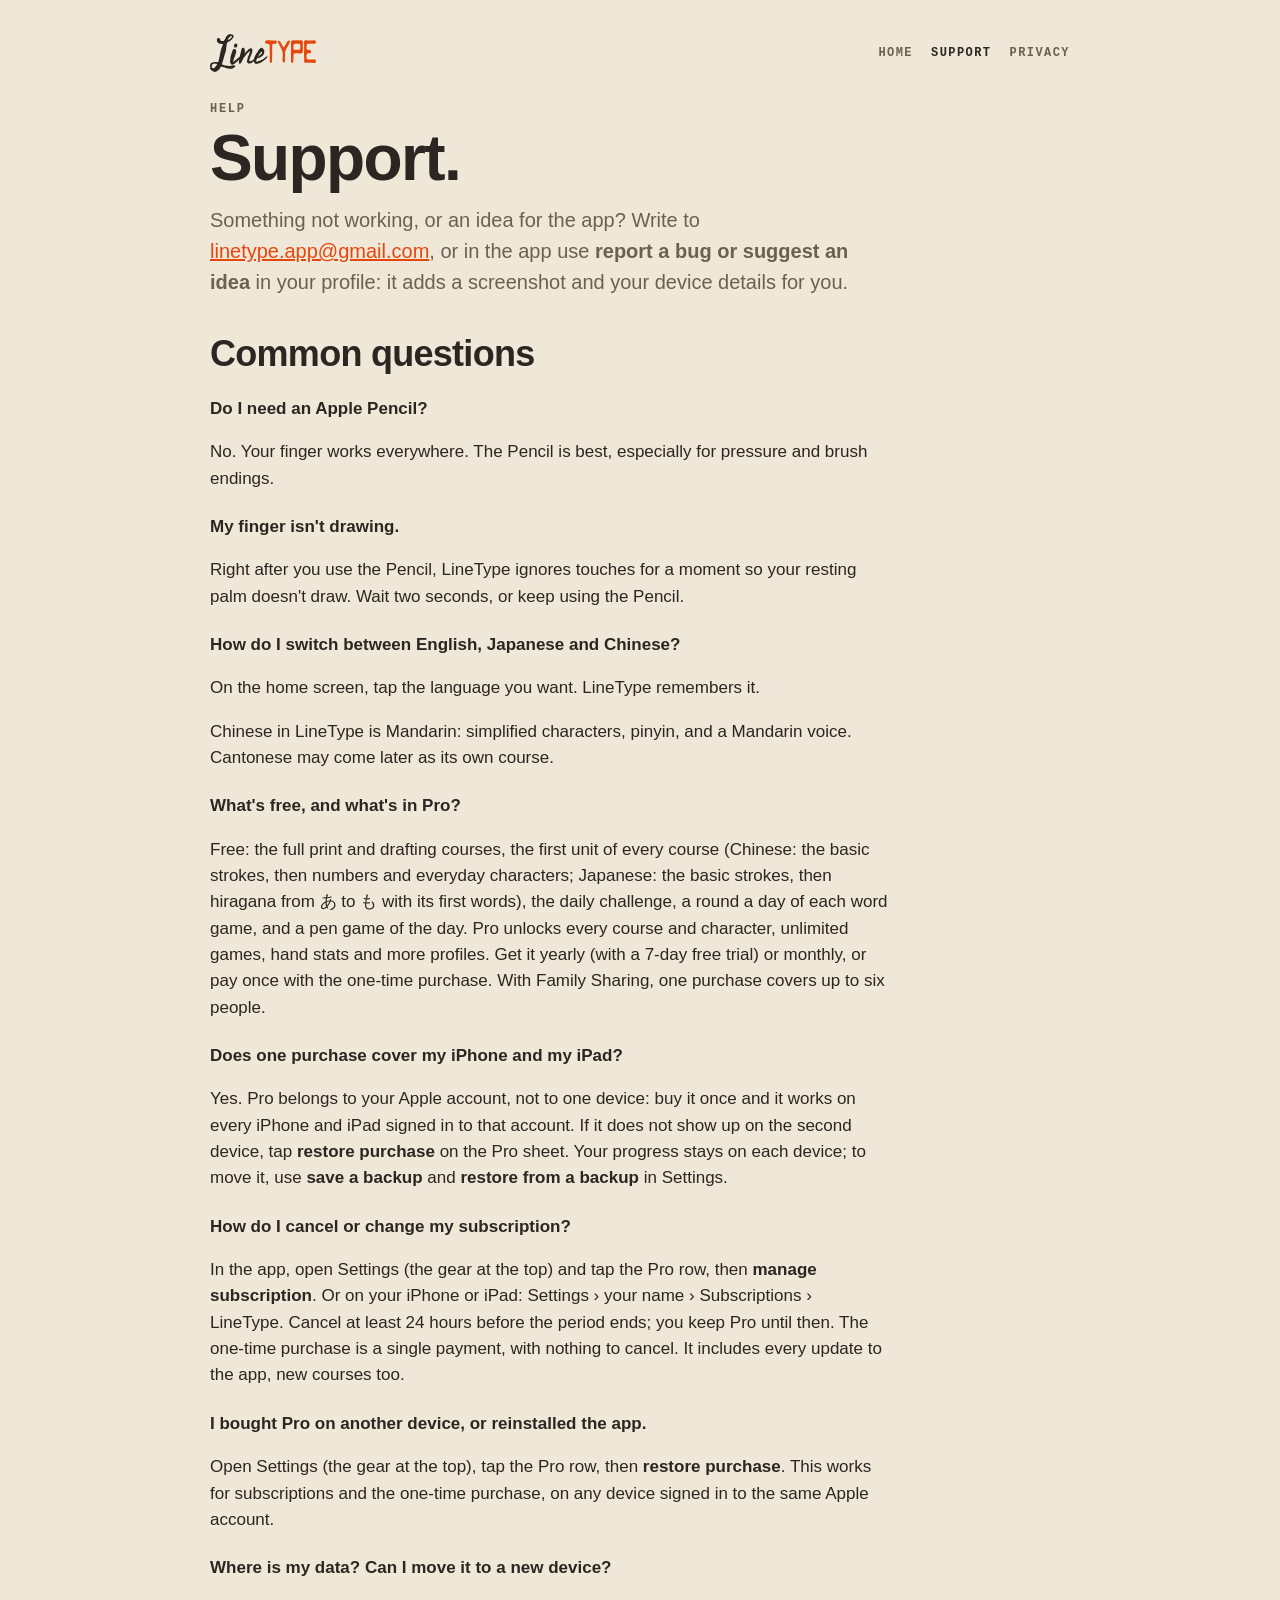
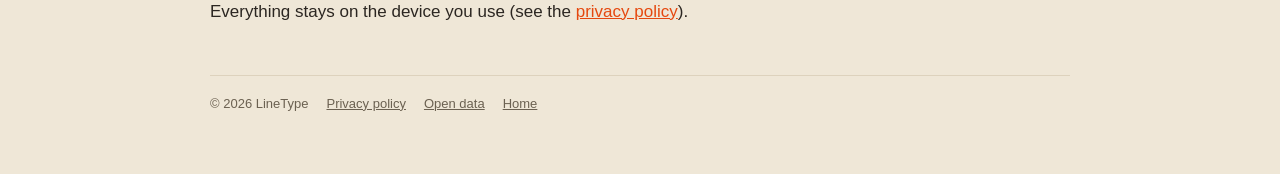
<file: support.html>
<!doctype html>
<html lang="en"><head><meta charset="utf-8"><meta name="viewport" content="width=device-width, initial-scale=1">
<title>LineType: support</title><meta name="description" content="Help with LineType: questions, bugs and ideas.">
<link rel="icon" href="img/icon.png?v=2"><link rel="stylesheet" href="style.css?v=f9dee12e">
</head><body>
<svg width="0" height="0" style="position:absolute" aria-hidden="true"><symbol id="mark" viewBox="-42 -915 3510 1250" data-cap="706">
<path id="markHandPath" d="M-41.6 224.9Q-35.1 218.4 -37.7 215.15Q-40.300000000000004 211.9 -41.6 205.4Q-40.300000000000004 201.5 -37.050000000000004 201.5Q-33.800000000000004 201.5 -32.5 200.20000000000002Q-32.5 193.70000000000002 -35.1 187.20000000000002Q-37.7 180.70000000000002 -29.900000000000002 176.8Q-31.200000000000003 174.20000000000002 -32.5 171.60000000000002Q-33.800000000000004 169.0 -35.1 166.4Q-46.800000000000004 133.9 -37.050000000000004 97.5Q-27.3 61.1 -5.2 40.300000000000004Q1.3 33.800000000000004 12.350000000000001 32.5Q23.400000000000002 31.200000000000003 35.1 27.3Q41.6 24.7 47.45 20.8Q53.300000000000004 16.900000000000002 59.800000000000004 14.3Q67.60000000000001 11.700000000000001 83.2 9.1Q98.8 5.2 122.85 3.9000000000000004Q146.9 2.6 172.9 6.5Q185.9 9.1 198.25 13.0Q210.6 16.900000000000002 224.9 16.900000000000002Q231.4 -1.3 235.95 -20.15Q240.5 -39.0 247.0 -59.800000000000004Q252.20000000000002 -71.5 254.8 -85.80000000000001Q257.40000000000003 -100.10000000000001 260.0 -114.4Q269.1 -159.9 279.5 -207.35000000000002Q289.90000000000003 -254.8 297.7 -299.0Q300.3 -310.7 302.9 -321.75Q305.5 -332.8 306.8 -341.90000000000003Q309.40000000000003 -351.0 310.70000000000005 -357.5Q312.0 -364.0 314.6 -370.5Q315.90000000000003 -377.0 315.25 -382.85Q314.6 -388.7 317.2 -392.6Q318.5 -408.2 325.65 -421.85Q332.8 -435.5 335.40000000000003 -449.8Q340.6 -458.90000000000003 345.15 -472.55Q349.7 -486.2 354.90000000000003 -500.5Q361.40000000000003 -518.7 371.15000000000003 -537.55Q380.90000000000003 -556.4 379.6 -578.5Q378.3 -585.0 372.45000000000005 -587.6Q366.6 -590.2 358.15 -590.2Q349.7 -590.2 340.6 -589.55Q331.5 -588.9 326.3 -588.9Q315.90000000000003 -588.9 301.6 -591.5Q287.3 -594.1 276.90000000000003 -596.7Q269.1 -599.3000000000001 263.9 -603.2Q258.7 -607.1 250.9 -608.4Q226.20000000000002 -624.0 205.4 -647.4Q204.1 -650.0 203.45 -651.95Q202.8 -653.9 200.20000000000002 -656.5Q198.9 -659.1 197.60000000000002 -660.4000000000001Q196.3 -661.7 195.0 -664.3000000000001Q191.1 -669.5 189.8 -676.0Q188.5 -682.5 187.20000000000002 -689.0Q184.6 -700.7 182.0 -716.3000000000001Q184.6 -720.2 183.95 -724.1Q183.3 -728.0 184.6 -731.9Q184.6 -735.8000000000001 186.55 -739.7Q188.5 -743.6 189.8 -747.5Q193.70000000000002 -754.0 195.65 -762.45Q197.6 -770.9 202.8 -776.1Q205.4 -778.7 209.95 -780.6500000000001Q214.5 -782.6 219.70000000000002 -786.5Q239.20000000000002 -789.1 250.25 -779.35Q261.3 -769.6 275.6 -763.1Q279.5 -750.1 287.3 -742.95Q295.1 -735.8000000000001 297.7 -722.8000000000001Q300.3 -720.2 299.0 -716.95Q297.7 -713.7 300.3 -709.8000000000001Q304.2 -699.4 317.2 -693.55Q330.2 -687.7 347.75 -685.75Q365.3 -683.8000000000001 382.85 -683.8000000000001Q400.40000000000003 -683.8000000000001 412.1 -683.8000000000001Q418.6 -698.1 425.75 -707.2Q432.90000000000003 -716.3000000000001 439.40000000000003 -728.0Q444.6 -735.8000000000001 449.8 -743.6Q455.0 -751.4 458.90000000000003 -760.5Q461.5 -767.0 462.8 -772.2Q464.1 -777.4 468.0 -783.9Q475.8 -796.9 483.6 -807.3000000000001Q483.6 -815.1 489.45000000000005 -820.95Q495.3 -826.8000000000001 499.20000000000005 -833.3000000000001Q504.40000000000003 -846.3000000000001 509.6 -846.3000000000001Q510.90000000000003 -850.2 515.45 -854.75Q520.0 -859.3000000000001 522.6 -861.9Q525.2 -864.5 527.1500000000001 -867.75Q529.1 -871.0 531.7 -873.6Q539.5 -880.1 546.0 -885.3Q552.5 -890.5 559.0 -893.1Q570.7 -899.6 583.05 -906.75Q595.4 -913.9 607.1 -913.9Q621.4 -915.2 638.3 -910.6500000000001Q655.2 -906.1 666.9 -899.6Q690.3000000000001 -899.6 703.95 -893.1Q717.6 -886.6 728.0 -874.9Q734.5 -864.5 735.8 -849.55Q737.1 -834.6 730.6 -813.8000000000001Q728.0 -807.3000000000001 724.1 -802.75Q720.2 -798.2 717.6 -795.6Q716.3000000000001 -794.3000000000001 715.0 -786.5Q704.6 -778.7 698.75 -766.35Q692.9 -754.0 681.2 -747.5Q677.3000000000001 -741.0 674.0500000000001 -735.8Q670.8000000000001 -730.6 664.3000000000001 -728.0Q657.8000000000001 -717.6 648.7 -712.4000000000001Q639.6 -707.2 633.1 -698.1Q622.7 -692.9 615.55 -686.4Q608.4 -679.9 596.7 -677.3000000000001Q577.2 -665.6 553.8000000000001 -655.2Q551.2 -653.9 550.55 -653.25Q549.9 -652.6 547.3000000000001 -651.3000000000001Q533.0 -648.7 526.5 -634.4000000000001Q520.0 -620.1 513.5 -607.1Q512.2 -604.5 512.85 -600.6Q513.5 -596.7 513.5 -594.1Q512.2 -591.5 509.6 -583.7Q508.3 -577.2 508.3 -570.7Q508.3 -564.2 505.70000000000005 -557.7Q504.40000000000003 -551.2 503.1 -544.7Q501.8 -538.2 501.8 -531.7Q500.5 -520.0 499.20000000000005 -507.0Q497.90000000000003 -494.0 494.0 -479.7Q496.6 -466.7 491.4 -451.1Q486.2 -435.5 491.40000000000003 -425.1Q486.2 -408.2 484.25 -390.0Q482.3 -371.8 475.8 -356.2Q478.40000000000003 -353.6 476.45000000000005 -348.4Q474.5 -343.2 477.1 -340.6Q468.0 -327.6 464.75 -312.65Q461.5 -297.7 456.3 -283.40000000000003Q455.0 -275.6 451.75 -270.4Q448.5 -265.2 445.90000000000003 -261.3Q445.90000000000003 -254.8 446.55 -250.9Q447.2 -247.0 443.3 -245.70000000000002Q440.7 -222.3 434.2 -204.75Q427.7 -187.20000000000002 419.90000000000003 -165.1Q413.40000000000003 -146.9 410.15000000000003 -126.1Q406.90000000000003 -105.3 397.8 -83.2Q396.5 -62.400000000000006 388.05 -44.2Q379.6 -26.0 373.1 -5.2Q371.8 1.3 371.15 5.2Q370.5 9.1 367.90000000000003 14.3Q364.0 29.900000000000002 359.45000000000005 46.800000000000004Q354.90000000000003 63.7 349.7 81.9Q358.8 93.60000000000001 383.5 97.5Q397.8 102.7 421.2 109.2Q455.0 117.0 492.7 124.8Q530.4 132.6 566.8000000000001 135.20000000000002Q601.9 137.8 634.4 132.60000000000002Q666.9 127.4 698.1 122.2Q713.7 119.60000000000001 729.95 117.0Q746.2 114.4 765.7 117.0Q764.4 131.3 777.4 135.2Q790.4 139.1 804.7 144.3Q806.0 148.20000000000002 801.45 150.8Q796.9 153.4 791.7 153.4Q785.2 163.8 773.5 165.1Q773.5 167.70000000000002 772.85 169.0Q772.2 170.3 773.5 172.9Q759.2 188.5 739.7 196.3Q720.2 204.1 702.0 215.8Q681.2 219.70000000000002 659.1 225.55Q637.0 231.4 611.0 228.8Q579.8000000000001 228.8 547.3000000000001 223.60000000000002Q514.8000000000001 218.4 483.6 211.9Q490.1 208.0 497.25 211.9Q504.40000000000003 215.8 510.90000000000003 213.20000000000002Q509.6 208.0 505.05 207.35000000000002Q500.5 206.70000000000002 496.6 205.4Q483.6 200.20000000000002 469.3 196.3Q455.0 192.4 439.40000000000003 188.5Q408.2 180.70000000000002 378.95 170.3Q349.7 159.9 319.8 152.1Q318.5 158.6 323.70000000000005 158.6Q328.90000000000003 158.6 328.90000000000003 162.5Q325.0 158.6 317.2 158.6Q312.0 167.70000000000002 307.45000000000005 178.10000000000002Q302.90000000000003 188.5 295.1 195.0Q286.0 210.6 276.25 224.25Q266.5 237.9 256.1 249.60000000000002Q249.60000000000002 257.40000000000003 244.40000000000003 263.25Q239.20000000000002 269.1 230.1 271.7Q227.5 280.8 221.65 283.4Q215.8 286.0 209.3 289.90000000000003Q201.5 295.1 193.7 303.55Q185.9 312.0 179.4 314.6Q167.70000000000002 309.40000000000003 159.9 315.25Q152.1 321.1 143.0 327.6Q119.60000000000001 326.3 97.5 334.1Q94.9 332.8 94.9 326.3Q83.2 319.8 72.80000000000001 318.5Q62.400000000000006 317.2 52.0 312.0Q52.0 306.8 48.1 304.2Q41.6 299.0 34.45 297.05Q27.3 295.1 20.8 291.2Q18.2 282.1 7.8 279.5Q-2.6 276.90000000000003 -7.800000000000001 269.1Q-9.1 262.6 -11.7 257.40000000000003Q-14.3 252.20000000000002 -22.1 249.60000000000002Q-24.7 240.5 -29.9 235.95Q-35.1 231.4 -41.6 224.9ZM23.400000000000002 118.3Q20.8 124.80000000000001 20.8 133.25Q20.8 141.70000000000002 18.2 146.9Q16.900000000000002 149.5 14.950000000000001 150.8Q13.0 152.1 11.700000000000001 154.70000000000002Q11.700000000000001 165.1 18.2 175.5Q22.1 184.6 24.700000000000003 188.5Q27.3 192.4 36.4 197.6Q39.0 198.9 39.650000000000006 200.2Q40.300000000000004 201.5 42.9 202.8Q58.5 213.20000000000002 78.65 209.3Q98.8 205.4 109.2 198.9Q128.70000000000002 174.20000000000002 147.55 148.85000000000002Q166.4 123.5 184.6 100.10000000000001Q184.6 94.9 191.1 90.35Q197.6 85.8 196.3 79.3Q195.0 75.4 186.55 71.5Q178.1 67.60000000000001 171.6 66.3Q159.9 63.7 146.9 61.1Q133.9 58.5 122.2 58.5Q98.8 58.5 76.05 66.30000000000001Q53.300000000000004 74.10000000000001 37.7 79.3Q33.800000000000004 88.4 29.900000000000002 98.15Q26.0 107.9 23.400000000000002 118.3ZM553.8000000000001 -716.3000000000001Q564.2 -721.5 576.55 -727.35Q588.9 -733.2 599.3000000000001 -742.3000000000001Q600.6 -743.6 601.25 -744.9000000000001Q601.9 -746.2 603.2 -747.5Q607.1 -747.5 607.1 -747.5Q614.9 -751.4 622.05 -757.25Q629.2 -763.1 637.0 -768.3000000000001Q646.1 -776.1 653.25 -786.5Q660.4 -796.9 669.5 -804.7Q670.8000000000001 -809.9 673.4000000000001 -815.1Q676.0 -820.3000000000001 677.3 -825.5Q678.6 -830.7 678.6 -835.9000000000001Q678.6 -841.1 673.4 -846.3000000000001Q659.1 -848.9 648.05 -844.35Q637.0 -839.8000000000001 625.3000000000001 -837.2Q614.9 -826.8000000000001 605.8 -819.0Q596.7 -811.2 590.2 -798.2Q564.2 -774.8000000000001 553.8000000000001 -738.4Q551.2 -733.2 546.6500000000001 -726.7Q542.1 -720.2 547.3000000000001 -715.0Q549.9 -712.4 553.8000000000001 -716.3000000000001ZM804.7 -462.8Q798.2 -464.1 796.25 -469.95000000000005Q794.3 -475.8 787.8 -475.8Q783.9 -473.2 783.25 -468.65Q782.6 -464.1 780.0 -464.1Q777.4 -468.0 777.4 -471.9Q777.4 -475.8 774.8 -478.40000000000003Q770.9 -477.1 770.25 -474.5Q769.6 -471.90000000000003 767.0 -469.3Q767.0 -469.3 761.8 -469.3Q760.5 -477.1 757.25 -481.65Q754.0 -486.2 752.7 -496.6Q751.4 -504.40000000000003 748.15 -509.6Q744.9 -514.8000000000001 744.9 -522.6Q742.3 -544.7 755.3 -564.2Q768.3 -583.7 786.5 -592.8000000000001Q789.1 -592.8000000000001 789.1 -598.0Q799.5 -600.6 807.3 -601.25Q815.1 -601.9 822.9 -604.5Q830.7 -600.6 837.2 -596.7Q843.7 -592.8000000000001 850.2 -586.3000000000001Q856.7 -575.9 857.35 -554.45Q858.0 -533.0 852.8 -518.7Q850.2 -503.1 843.7 -491.40000000000003Q841.1 -487.5 833.95 -482.95000000000005Q826.8 -478.40000000000003 821.6 -475.8Q819.0 -475.8 816.4 -473.85Q813.8 -471.90000000000003 808.6 -470.6Q806.0 -470.6 806.65 -468.0Q807.3 -465.40000000000003 804.7 -462.8ZM760.5 -421.2H768.3Q774.8 -419.90000000000003 778.7 -419.25Q782.6 -418.6 787.8 -418.6Q791.7 -417.3 798.2 -410.8Q803.4 -405.6 804.05 -399.1Q804.7 -392.6 806.0 -384.8Q807.3 -380.90000000000003 807.3 -377.0Q807.3 -373.1 808.6 -370.5Q812.5 -366.6 812.5 -365.3Q821.6 -354.90000000000003 821.6 -332.8Q821.6 -328.90000000000003 821.6 -324.35Q821.6 -319.8 820.3 -317.2Q819.0 -315.90000000000003 819.0 -315.25Q819.0 -314.6 817.7 -313.3Q815.1 -310.7 815.1 -309.40000000000003Q815.1 -309.40000000000003 815.1 -306.8Q813.8 -306.8 813.8 -305.5V-301.6Q812.5 -301.6 812.5 -299.0Q809.9 -296.40000000000003 811.2 -296.40000000000003Q811.2 -293.8 809.9 -292.5Q808.6 -291.2 808.6 -289.90000000000003Q807.3 -288.6 807.95 -287.3Q808.6 -286.0 807.3 -284.7Q807.3 -279.5 805.3499999999999 -275.6Q803.4 -271.7 802.1 -266.5Q800.8 -263.90000000000003 800.8 -260.0Q798.2 -254.8 798.2 -253.5Q795.6 -249.60000000000002 794.95 -244.40000000000003Q794.3 -239.20000000000002 793.0 -232.70000000000002Q793.0 -228.8 791.7 -225.55Q790.4 -222.3 789.1 -219.70000000000002Q787.8 -217.1 787.15 -213.2Q786.5 -209.3 785.2 -206.70000000000002Q782.6 -192.4 778.05 -180.7Q773.5 -169.0 768.3 -157.3Q757.9 -135.20000000000002 750.0999999999999 -119.60000000000001Q742.3 -104.0 735.8 -78.0Q735.8 -75.4 735.15 -74.75Q734.5 -74.10000000000001 734.5 -71.5Q733.2 -68.9 733.85 -66.30000000000001Q734.5 -63.7 733.2 -61.1Q730.6 -46.800000000000004 722.1500000000001 -37.7Q713.7 -28.6 717.6 -11.700000000000001H726.7H735.8Q737.1 -11.700000000000001 739.7 -14.3Q748.8 -16.900000000000002 755.3 -21.450000000000003Q761.8 -26.0 768.3 -31.200000000000003Q772.2 -33.800000000000004 775.45 -37.7Q778.7 -41.6 781.3 -44.2Q791.7 -52.0 795.6 -55.9Q809.9 -67.60000000000001 820.3 -74.10000000000001Q830.7 -80.60000000000001 843.7 -94.9L850.2 -101.4Q855.4 -105.3 860.5999999999999 -109.85Q865.8 -114.4 872.3 -118.3Q878.8 -124.80000000000001 885.95 -130.0Q893.1 -135.20000000000002 900.9000000000001 -140.4Q906.1 -145.6 908.7 -146.9Q920.4000000000001 -154.70000000000002 929.5 -165.10000000000002Q938.6 -175.5 949.0 -184.6Q951.6 -185.9 953.55 -187.2Q955.5 -188.5 958.1 -188.5Q958.1 -188.5 962.0 -188.5Q968.5 -189.8 975.0 -193.05Q981.5 -196.3 990.6 -195.0Q990.6 -191.1 988.6500000000001 -188.5Q986.7 -185.9 989.3 -182.0Q980.2 -172.9 972.4000000000001 -161.20000000000002Q972.4000000000001 -159.9 971.75 -159.25Q971.1 -158.6 971.1 -157.3Q971.1 -154.70000000000002 972.4000000000001 -151.45000000000002Q973.7 -148.20000000000002 972.4000000000001 -144.3Q972.4000000000001 -145.6 969.8 -140.4Q967.2 -137.8 967.2 -136.5Q964.6 -131.3 962.0 -128.05Q959.4000000000001 -124.80000000000001 956.8 -119.60000000000001Q952.9000000000001 -113.10000000000001 951.6 -111.8Q945.1 -104.0 939.9000000000001 -95.55000000000001Q934.7 -87.10000000000001 928.2 -80.60000000000001Q925.6 -76.7 921.7 -73.45Q917.8 -70.2 915.2 -67.60000000000001Q903.5 -58.5 894.4000000000001 -46.800000000000004Q893.1 -45.5 893.1 -44.85Q893.1 -44.2 891.8 -42.9Q887.9000000000001 -39.0 883.35 -35.1Q878.8 -31.200000000000003 872.3 -28.6Q869.7 -23.400000000000002 867.1 -20.8L863.2 -16.900000000000002Q859.3 -13.0 854.1 -11.700000000000001Q851.5 -9.1 850.2 -8.45Q848.9 -7.800000000000001 846.3 -5.2Q842.4 -2.6 838.5 0.6500000000000001Q834.6 3.9000000000000004 830.7 7.800000000000001Q809.9 26.0 789.0999999999999 44.2Q768.3 62.400000000000006 743.6 78.0Q741.0 80.60000000000001 739.05 81.9Q737.1 83.2 735.8 84.5H729.3Q724.1 85.8 716.3 91.0Q713.7 91.0 713.7 92.3Q712.4 92.3 712.4 91.65Q712.4 91.0 709.8 91.0Q698.1 96.2 686.4 97.5H679.9Q669.5 96.2 663.0 89.7Q660.4 87.10000000000001 658.45 85.15Q656.5 83.2 653.9 80.60000000000001Q647.4 72.8 644.8 65.0Q643.5 63.7 643.5 62.400000000000006Q643.5 61.1 642.2 58.5Q639.6 50.7 633.75 44.2Q627.9 37.7 625.3 28.6Q622.7 24.7 622.7 19.5Q622.7 14.3 621.4 9.1Q620.1 3.9000000000000004 620.1 -1.2999999999999998Q620.1 -6.5 618.8 -11.700000000000001V-27.3Q620.1 -40.300000000000004 621.4000000000001 -52.650000000000006Q622.7 -65.0 625.3 -78.0Q627.9 -91.0 629.2 -102.7Q630.5 -114.4 630.5 -127.4Q630.5 -133.9 630.5 -140.4Q630.5 -146.9 631.8 -153.4Q635.7 -171.6 639.6 -187.85Q643.5 -204.1 648.7 -219.70000000000002Q651.3 -226.20000000000002 651.95 -230.75Q652.6 -235.3 655.2 -240.5Q657.8 -245.70000000000002 659.0999999999999 -250.90000000000003Q660.4 -256.1 661.7 -262.6Q661.7 -266.5 664.3 -274.3Q674.7 -300.3 684.45 -326.3Q694.2 -352.3 702.0 -380.90000000000003Q703.3 -382.2 703.3 -386.1L707.2 -390.0Q711.1 -393.90000000000003 714.35 -399.1Q717.6 -404.3 722.8 -406.90000000000003Q724.1 -408.2 725.4000000000001 -408.2Q726.7 -408.2 728.0 -409.5Q729.3 -410.8 729.3 -412.1H730.6H734.5Q737.1 -412.1 738.4 -413.40000000000003Q744.9 -416.0 749.45 -418.6Q754.0 -421.2 760.5 -421.2ZM626.6 28.6Q626.6 27.3 625.3 26.0Q625.3 29.900000000000002 626.6 28.6ZM1038.7 -460.2H1046.5Q1051.7 -458.90000000000003 1058.2 -458.90000000000003Q1060.8 -457.6 1064.05 -457.6Q1067.3 -457.6 1069.9 -456.3Q1071.2 -456.3 1075.1 -452.40000000000003Q1084.2 -448.5 1088.1 -439.40000000000003Q1090.7 -435.5 1093.3 -425.1Q1095.9 -422.5 1096.5500000000002 -418.6Q1097.2 -414.7 1099.8 -412.1Q1099.8 -409.5 1099.15 -408.20000000000005Q1098.5 -406.90000000000003 1099.8 -404.3Q1099.8 -401.7 1102.4 -399.1Q1103.7 -396.5 1103.7 -388.7Q1105.0 -382.2 1105.0 -367.90000000000003V-349.7V-340.6Q1103.7 -330.2 1103.0500000000002 -320.45Q1102.4 -310.7 1101.1 -300.3Q1101.1 -297.7 1100.4499999999998 -296.4Q1099.8 -295.1 1099.8 -292.5Q1098.5 -287.3 1099.15 -282.75Q1099.8 -278.2 1099.8 -274.3Q1105.0 -279.5 1108.25 -284.70000000000005Q1111.5 -289.90000000000003 1115.4 -295.1Q1119.3 -300.3 1123.85 -304.20000000000005Q1128.4 -308.1 1133.6 -313.3Q1138.8 -318.5 1142.05 -323.05Q1145.3 -327.6 1149.2 -334.1Q1151.8 -341.90000000000003 1162.2 -347.1Q1164.8 -348.40000000000003 1165.4499999999998 -349.05Q1166.1 -349.7 1168.7 -351.0Q1171.3 -353.6 1172.6 -356.2Q1185.6 -370.5 1197.9499999999998 -383.5Q1210.3 -396.5 1223.3 -409.5Q1225.9 -412.1 1229.15 -413.4Q1232.4 -414.7 1235.0 -417.3Q1237.6 -419.90000000000003 1240.85 -421.20000000000005Q1244.1 -422.5 1246.7 -425.1Q1257.1 -431.6 1270.75 -438.1Q1284.4 -444.6 1301.3 -445.90000000000003Q1319.5 -447.2 1332.5 -439.40000000000003Q1344.2 -435.5 1345.5 -423.8Q1345.5 -421.2 1344.85 -417.3Q1344.2 -413.40000000000003 1345.5 -410.8Q1345.5 -406.90000000000003 1346.8 -406.90000000000003Q1348.1 -404.3 1350.6999999999998 -402.35Q1353.3 -400.40000000000003 1353.3 -397.8Q1353.3 -392.6 1350.7 -387.40000000000003V-374.40000000000003Q1349.4 -344.5 1342.9 -317.2Q1341.6 -314.6 1341.6 -312.0Q1341.6 -309.40000000000003 1340.3 -306.8Q1340.3 -306.8 1337.7 -301.6Q1336.4 -299.0 1336.4 -296.4Q1336.4 -293.8 1335.1 -291.2Q1333.8 -288.6 1333.8 -284.7Q1333.8 -283.40000000000003 1333.15 -282.75Q1332.5 -282.1 1332.5 -280.8Q1331.2 -278.2 1331.2 -275.6Q1331.2 -273.0 1329.9 -270.40000000000003Q1328.6 -267.8 1327.9499999999998 -265.20000000000005Q1327.3 -262.6 1326.0 -260.0Q1323.4 -254.8 1318.2 -241.8Q1314.3 -232.70000000000002 1311.05 -223.60000000000002Q1307.8 -214.5 1303.9 -204.1Q1296.1 -184.6 1288.9499999999998 -165.75Q1281.8 -146.9 1272.7 -128.70000000000002H1271.4Q1266.2 -122.2 1264.9 -114.4Q1263.6 -110.5 1262.9499999999998 -105.95Q1262.3 -101.4 1261.0 -98.8Q1258.4 -96.2 1258.4 -93.60000000000001Q1255.8 -87.10000000000001 1255.15 -77.35000000000001Q1254.5 -67.60000000000001 1253.2 -57.2Q1253.2 -53.300000000000004 1251.9 -50.050000000000004Q1250.6 -46.800000000000004 1251.9 -42.9Q1251.9 -32.5 1259.7 -29.25Q1267.5 -26.0 1270.1 -19.5Q1289.6 -19.5 1304.55 -25.35Q1319.5 -31.200000000000003 1333.8 -37.7Q1340.3 -41.6 1343.55 -42.900000000000006Q1346.8 -44.2 1348.75 -44.85Q1350.7 -45.5 1352.65 -47.45Q1354.6 -49.4 1361.1 -54.6Q1367.6 -55.9 1369.55 -60.45Q1371.5 -65.0 1376.7 -67.60000000000001Q1378.0 -67.60000000000001 1380.6 -65.0Q1388.4 -68.9 1396.2 -72.15Q1404.0 -75.4 1410.5 -81.9Q1414.4 -84.5 1417.65 -87.1Q1420.9 -89.7 1424.8000000000002 -92.3Q1426.1 -94.9 1428.05 -94.9Q1430.0 -94.9 1432.6 -96.2Q1435.2 -97.5 1436.5 -98.80000000000001Q1437.8000000000002 -100.10000000000001 1440.4 -101.4Q1443.0 -102.7 1444.3 -102.7Q1445.6 -102.7 1448.2 -104.0Q1452.1 -106.60000000000001 1456.0 -109.85000000000001Q1459.9 -113.10000000000001 1465.1 -115.7H1470.3000000000002Q1472.9 -115.7 1474.2 -115.05000000000001Q1475.5 -114.4 1478.1 -115.7Q1478.1 -114.4 1478.75 -114.4Q1479.4 -114.4 1479.4 -113.10000000000001Q1479.4 -106.60000000000001 1476.8000000000002 -104.0Q1474.2 -101.4 1472.9 -96.2Q1466.4 -92.3 1461.2 -85.8Q1456.0 -79.3 1450.8000000000002 -72.8Q1449.5 -72.8 1449.5 -72.15Q1449.5 -71.5 1448.2 -71.5Q1448.2 -70.2 1448.85 -70.2Q1449.5 -70.2 1449.5 -68.9Q1444.3000000000002 -63.7 1433.9 -55.9Q1432.6 -54.6 1431.95 -53.3Q1431.3000000000002 -52.0 1430.0 -50.7Q1427.4 -48.1 1426.1000000000001 -47.45Q1424.8000000000002 -46.800000000000004 1422.2 -44.2Q1415.7 -40.300000000000004 1410.5 -36.400000000000006Q1405.3 -32.5 1400.1 -26.0Q1418.3000000000002 -35.1 1433.25 -47.45Q1448.2 -59.800000000000004 1462.5 -71.5Q1461.2 -68.9 1458.6 -66.95Q1456.0 -65.0 1456.0 -62.400000000000006Q1443.0 -52.0 1430.0 -42.900000000000006Q1417.0 -33.800000000000004 1402.7 -23.400000000000002Q1398.8 -20.8 1394.25 -17.55Q1389.7 -14.3 1385.8 -11.700000000000001Q1380.6 -9.1 1381.9 -6.5Q1371.5 7.800000000000001 1367.6 9.75Q1363.7 11.700000000000001 1349.4 22.1Q1342.9 24.7 1339.0 28.6Q1336.4 29.900000000000002 1332.5 33.800000000000004Q1331.2 33.800000000000004 1330.5500000000002 34.45Q1329.9 35.1 1328.6 35.1Q1327.3 35.1 1327.3 36.400000000000006Q1327.3 37.7 1326.0 37.7H1322.1Q1319.5 39.0 1311.7 41.6Q1302.6 44.2 1294.8 46.8Q1287.0 49.4 1277.9 52.0Q1262.3 55.9 1250.6 54.6Q1244.1 53.300000000000004 1236.9499999999998 52.650000000000006Q1229.8 52.0 1223.3 53.300000000000004Q1201.2 41.6 1186.9 29.900000000000002Q1185.6 27.3 1184.3 24.05Q1183.0 20.8 1183.0 18.2Q1181.7 15.600000000000001 1181.0500000000002 11.700000000000001Q1180.4 7.800000000000001 1179.1 5.2Q1176.5 -1.3 1175.2 -7.800000000000001Q1173.9 -14.3 1175.2 -22.1Q1175.2 -44.2 1182.35 -61.1Q1189.5 -78.0 1193.4 -97.5L1197.3 -124.80000000000001Q1199.9 -136.5 1204.45 -148.85000000000002Q1209.0 -161.20000000000002 1214.2 -171.6Q1222.0 -193.70000000000002 1231.75 -215.8Q1241.5 -237.9 1250.6 -260.0Q1254.5 -273.0 1257.1 -285.35Q1259.7 -297.7 1263.6 -309.40000000000003Q1267.5 -322.40000000000003 1272.05 -333.45000000000005Q1276.6 -344.5 1280.5 -356.2Q1271.4 -352.3 1263.6 -349.05Q1255.8 -345.8 1246.7 -343.2Q1238.9 -335.40000000000003 1232.4 -326.95000000000005Q1225.9 -318.5 1218.1 -312.0Q1214.2 -308.1 1210.3000000000002 -304.20000000000005Q1206.4 -300.3 1201.2 -297.7Q1193.4 -291.2 1184.95 -283.4Q1176.5 -275.6 1170.0 -267.8Q1163.5 -257.40000000000003 1157.0 -250.9Q1150.5 -241.8 1144.65 -232.7Q1138.8 -223.6 1132.3 -214.5Q1128.4 -213.20000000000002 1127.1 -209.3Q1125.8 -205.4 1123.2 -202.8H1121.9Q1111.5 -187.20000000000002 1099.8 -174.20000000000002Q1088.1 -161.20000000000002 1079.0 -144.3Q1079.0 -144.3 1076.4 -141.70000000000002H1075.1Q1072.5 -130.0 1067.3 -122.2L1055.6 -106.60000000000001L1054.3 -105.3Q1053.0 -104.0 1052.35 -102.7Q1051.7 -101.4 1050.4 -100.10000000000001Q1045.2 -91.0 1040.0 -82.55000000000001Q1034.8 -74.10000000000001 1028.3 -66.3Q1028.3 -57.2 1027.0 -53.300000000000004Q1024.4 -50.7 1024.4 -49.4Q1021.8000000000001 -44.2 1021.8000000000001 -44.2V-37.7Q1021.8000000000001 -36.4 1019.2 -33.800000000000004Q1008.8000000000001 -16.900000000000002 1003.6 0.0H1001.0H998.4V7.800000000000001Q998.4 7.800000000000001 995.8000000000001 10.4V18.2Q993.2 23.400000000000002 993.2 22.1Q991.9 19.5 992.55 18.200000000000003Q993.2 16.900000000000002 990.6 15.600000000000001Q989.3000000000001 16.900000000000002 989.95 18.85Q990.6 20.8 989.3000000000001 22.1Q989.3000000000001 23.400000000000002 988.6500000000001 22.75Q988.0 22.1 988.0 20.8Q989.3000000000001 24.7 987.35 26.0Q985.4 27.3 984.1 28.6Q984.1 29.900000000000002 985.4000000000001 29.25Q986.7 28.6 986.7 29.900000000000002L982.8000000000001 37.7Q982.8000000000001 35.1 983.45 33.150000000000006Q984.1 31.200000000000003 982.8000000000001 28.6Q978.9 28.6 978.9 32.5L977.6 31.200000000000003Q976.3000000000001 29.900000000000002 973.7 35.1Q972.4 39.0 971.75 44.2Q971.1 49.4 972.4 53.300000000000004Q969.8000000000001 52.0 969.1500000000001 52.650000000000006Q968.5 53.300000000000004 965.9 53.300000000000004Q964.6 53.300000000000004 964.6 52.0L963.3000000000001 50.7Q958.1 53.300000000000004 955.5 56.550000000000004Q952.9 59.800000000000004 949.0 62.400000000000006H947.7Q945.1 62.400000000000006 942.5 61.10000000000001Q939.9 59.800000000000004 938.6 62.400000000000006L930.8000000000001 58.5Q929.5 58.5 930.1500000000001 59.8Q930.8000000000001 61.1 929.5 61.1Q928.2 61.1 928.85 59.150000000000006Q929.5 57.2 928.2 57.2Q926.9 58.5 926.9 59.8Q926.9 61.1 925.6 62.400000000000006Q919.1 61.1 917.8 54.6Q916.5 48.1 912.6 45.5Q908.7 32.5 908.7 18.2V3.9000000000000004Q910.0 -11.700000000000001 912.6 -27.3Q915.2 -42.9 917.8000000000001 -57.2Q920.4 -71.5 923.0 -85.80000000000001Q925.6 -100.10000000000001 928.2 -114.4Q930.8000000000001 -124.80000000000001 933.4000000000001 -135.85000000000002Q936.0 -146.9 936.0 -158.6Q936.0 -163.8 938.6 -174.20000000000002Q947.7 -217.1 957.45 -258.7Q967.2 -300.3 977.6 -341.90000000000003Q978.9 -349.7 980.2 -356.85Q981.5 -364.0 982.8000000000001 -370.5Q985.4 -378.3 985.4 -386.1Q985.4 -393.90000000000003 988.0 -400.40000000000003Q989.3000000000001 -403.0 989.95 -406.9Q990.6 -410.8 993.2 -413.40000000000003Q994.5 -416.0 995.8 -419.25Q997.1 -422.5 998.4 -425.1Q1001.0 -431.6 1003.6 -437.45000000000005Q1006.2 -443.3 1008.8000000000001 -449.8Q1017.9 -452.40000000000003 1020.5 -455.0Q1023.1 -457.6 1024.4 -457.6Q1027.0 -458.90000000000003 1030.9 -458.90000000000003Q1034.8 -458.90000000000003 1038.7 -460.2ZM1556.1 -119.60000000000001Q1549.6 -123.5 1544.4 -122.2Q1541.8 -122.2 1539.1999999999998 -118.95Q1536.6 -115.7 1531.4 -120.9Q1530.1 -120.9 1531.4 -121.55000000000001Q1532.7 -122.2 1531.4 -123.5Q1528.8 -123.5 1524.9 -122.85Q1521.0 -122.2 1519.7 -123.5Q1509.3 -120.9 1506.6999999999998 -108.55000000000001Q1504.1 -96.2 1496.3 -89.7Q1493.7 -75.4 1489.15 -68.9Q1484.6 -62.400000000000006 1480.7 -48.1Q1476.8 -37.7 1474.85 -35.75Q1472.9 -33.800000000000004 1474.2 -23.400000000000002Q1474.2 -14.3 1481.35 -14.3Q1488.5 -14.3 1496.3 -11.700000000000001Q1498.9 -10.4 1503.45 -11.7Q1508.0 -13.0 1513.2 -11.700000000000001Q1527.5 -14.3 1540.5 -19.5Q1553.5 -24.7 1565.2 -27.3Q1596.4 -35.1 1618.5 -46.8Q1640.6 -58.5 1669.2 -68.9Q1674.4 -70.2 1686.1 -78.0Q1697.8 -85.8 1711.4499999999998 -94.25Q1725.1 -102.7 1736.15 -111.15Q1747.2 -119.60000000000001 1749.8 -122.2L1786.2 -149.5Q1796.6 -156.0 1806.35 -164.45Q1816.1 -172.9 1826.5 -183.3Q1826.5 -187.20000000000002 1831.7 -182.0V-179.4Q1836.9 -178.1 1843.4 -178.1Q1847.3 -171.6 1843.4 -174.2Q1839.5 -176.8 1844.7 -179.4Q1843.4 -176.8 1846.0 -175.5Q1848.6 -174.20000000000002 1847.3 -172.9Q1843.4 -169.0 1845.35 -167.05Q1847.3 -165.1 1848.6 -161.20000000000002Q1836.9 -146.9 1827.15 -135.2Q1817.4 -123.5 1807.0 -109.2Q1801.8 -102.7 1797.25 -100.75Q1792.7 -98.8 1788.8 -94.9Q1777.1 -76.7 1766.05 -70.2Q1755.0 -63.7 1740.7 -48.1Q1735.5 -44.2 1721.85 -35.1Q1708.2 -26.0 1693.9 -15.6Q1679.6 -5.2 1666.6 3.9Q1653.6 13.0 1649.7 15.600000000000001Q1631.5 24.7 1615.25 31.85Q1599.0 39.0 1579.5 46.800000000000004Q1571.7 46.800000000000004 1563.9 49.400000000000006Q1556.1 52.0 1547.0 55.9Q1540.5 54.6 1539.2 55.9Q1536.6 54.6 1532.7 57.2Q1530.1 59.800000000000004 1524.9 59.800000000000004Q1519.7 59.800000000000004 1517.1 59.800000000000004Q1502.8 58.5 1494.35 64.35Q1485.9 70.2 1471.6 66.3Q1465.1 67.60000000000001 1457.9499999999998 63.050000000000004Q1450.8 58.5 1441.7 61.1Q1441.7 58.5 1443.0 58.5Q1444.3 58.5 1444.3 55.9Q1441.7 57.2 1439.1 55.25Q1436.5 53.300000000000004 1433.9 55.9Q1431.3 53.300000000000004 1433.25 52.650000000000006Q1435.2 52.0 1435.2 49.4Q1420.9 39.0 1414.4 24.7Q1407.9 10.4 1401.4 -6.5Q1401.4 -18.2 1400.1 -22.1Q1398.8 -26.0 1398.15 -29.900000000000002Q1397.5 -33.800000000000004 1396.85 -39.650000000000006Q1396.2 -45.5 1396.2 -59.800000000000004Q1398.8 -83.2 1404.0 -100.75Q1409.2 -118.3 1415.7 -140.4Q1420.9 -148.20000000000002 1424.15 -156.65Q1427.4 -165.1 1433.9 -171.6Q1454.7 -222.3 1481.35 -263.9Q1508.0 -305.5 1537.9 -345.8Q1544.4 -365.3 1552.85 -378.95000000000005Q1561.3 -392.6 1571.7 -405.6Q1580.8 -414.7 1588.6 -423.15Q1596.4 -431.6 1606.8 -438.1Q1606.8 -440.7 1605.5 -442.0Q1613.3 -444.6 1619.15 -447.20000000000005Q1625.0 -449.8 1627.6 -455.0Q1636.7 -458.90000000000003 1647.1 -458.90000000000003Q1656.2 -461.5 1662.7 -459.55Q1669.2 -457.6 1678.3 -456.3Q1678.3 -455.0 1680.9 -452.40000000000003Q1684.8 -452.40000000000003 1687.4 -449.8Q1693.9 -448.5 1697.8000000000002 -442.0Q1701.7 -435.5 1709.5 -430.3Q1709.5 -427.7 1710.8 -427.7Q1712.1 -427.7 1709.5 -423.8Q1717.3 -414.7 1723.8 -402.35Q1730.3 -390.0 1738.1 -383.5Q1740.7 -374.40000000000003 1742.65 -365.95000000000005Q1744.6 -357.5 1743.3 -349.7Q1748.5 -336.7 1744.6 -328.90000000000003Q1742.0 -326.3 1742.65 -321.75Q1743.3 -317.2 1740.7 -313.3Q1738.1 -301.6 1736.8 -291.20000000000005Q1735.5 -280.8 1732.9 -274.3L1730.3 -267.8Q1725.1 -258.7 1722.5 -251.55Q1719.9 -244.4 1713.4 -234.0Q1705.6 -221.0 1693.9 -210.60000000000002Q1682.2 -200.20000000000002 1674.4 -192.4Q1669.2 -185.9 1667.25 -183.95Q1665.3 -182.0 1658.8 -182.0Q1653.6 -176.8 1650.35 -173.55Q1647.1 -170.3 1641.9 -167.70000000000002Q1635.4 -167.70000000000002 1631.5 -161.20000000000002Q1627.6 -154.70000000000002 1621.1 -152.1Q1618.5 -153.4 1617.2 -154.70000000000002Q1612.0 -152.1 1609.4 -150.8Q1606.8 -149.5 1600.3 -146.9Q1599.0 -146.9 1596.4 -145.6Q1587.3 -143.0 1582.75 -137.15Q1578.2 -131.3 1571.7 -130.0Q1571.7 -131.3 1570.4 -130.0ZM1661.4 -341.90000000000003 1665.3 -340.6Q1651.0 -335.40000000000003 1640.6 -326.3Q1630.2 -317.2 1622.4 -308.1Q1622.4 -306.8 1618.5 -304.20000000000005Q1614.6 -301.6 1614.6 -299.0Q1601.6 -282.1 1594.4499999999998 -264.55Q1587.3 -247.0 1570.4 -236.6Q1567.8 -228.8 1562.6 -219.05Q1557.4 -209.3 1554.8 -200.20000000000002Q1544.4 -166.4 1537.25 -159.25Q1530.1 -152.1 1527.5 -145.6Q1548.3 -165.1 1567.8 -185.9Q1579.5 -193.70000000000002 1589.9 -204.10000000000002Q1600.3 -214.5 1612.0 -228.8Q1618.5 -231.4 1625.65 -237.25Q1632.8 -243.1 1638.0 -248.3Q1640.6 -250.9 1643.1999999999998 -254.8Q1645.8 -258.7 1649.7 -263.90000000000003Q1652.3 -270.40000000000003 1656.85 -272.35Q1661.4 -274.3 1661.4 -278.2Q1664.0 -284.7 1667.9 -291.85Q1671.8 -299.0 1674.4 -306.8Q1673.1 -305.5 1671.15 -311.35Q1669.2 -317.2 1667.25 -323.7Q1665.3 -330.2 1664.0 -336.05Q1662.7 -341.90000000000003 1661.4 -341.90000000000003Z"/>
<path id="markTypePath" style="fill:var(--accent)" data-tx="0" data-s="1" data-start="1767" data-letters="2174.4,2605.2,3031" d="M2003.9 -538.8C2003.5 -565.7 2008.6 -579.3 2026.9 -588C2038.1 -593.3 2050.1 -596.3 2061.9 -597C2077.6 -597.9 2093.3 -595.3 2109.1 -594.5C2144.1 -592.5 2163.1 -627.2 2151.8 -671.9C2146.6 -692.1 2138.3 -700.5 2122.3 -701.2C2102.2 -702.3 2082 -703.4 2061.9 -704C2053 -704.3 2044.3 -703.9 2035.4 -703.6C2019 -702.8 2002.6 -700.9 1986.4 -701.2C1934.6 -702.2 1883 -702.7 1831.4 -705.9C1806.4 -707.4 1789.4 -692.1 1774 -669C1767.3 -659 1767 -647.6 1772.2 -636C1785.1 -607 1801.5 -587.6 1829.2 -594.3C1842.1 -597.5 1855.6 -597.6 1868.8 -597.2C1899.8 -596.5 1923 -563 1922.5 -521.4C1922.4 -516.3 1922.2 -511.2 1922 -506C1920.3 -452.4 1917.9 -398.7 1922.3 -344.9C1926.7 -290.4 1927 -235.8 1923.4 -181.1C1922.6 -169.2 1923.7 -157.2 1923.7 -145.2C1923.6 -114.5 1923.4 -83.9 1923.1 -53.2C1923 -39.5 1921.6 -25.8 1922.2 -12.2C1923.3 12.8 1939.4 35.8 1955.2 36.2C1975.5 36.8 1996.9 14.3 1998 -11.4C2000 -54.8 2000.8 -98.5 2001.8 -141.9C2002.3 -164.1 2002.3 -186.3 2002.8 -208.5C2003.3 -230.7 2004.3 -252.9 2004.7 -275.1C2005.5 -332.3 1998.5 -389.4 2004 -437.7C2004 -477.3 2004.3 -508.1 2003.9 -538.8ZM2345.4 -60C2345.6 -53.1 2345.3 -46.2 2346 -39.5C2347.3 -26.9 2348 -13.9 2350.9 -1.8C2355.4 18.1 2363.8 25.8 2378.9 25.7C2385.9 25.6 2392.9 24.9 2399.7 23.4C2413.5 20.6 2422.2 9.2 2425 -9.6C2426 -16.3 2426 -23.2 2426.2 -30C2427.3 -73.5 2428.6 -117.1 2429.5 -160.5C2430.1 -192.1 2432.6 -224 2430.1 -255.1C2425.3 -315.4 2436 -368.3 2463.2 -415.8C2469.4 -426.6 2474.8 -438.1 2480.8 -449.2C2494.1 -474 2506.9 -499.4 2521.1 -523.3C2544.2 -562 2563.8 -603.6 2582.2 -646.5C2587.8 -660 2590.2 -673.6 2583.3 -687.5C2576.5 -701.1 2566.4 -704.5 2555.1 -703.6C2552 -703.4 2548.7 -703.1 2545.8 -701.7C2521.8 -690 2499 -675.7 2483.7 -646.3C2466.2 -612.9 2449 -579.2 2431.8 -545.4C2424.7 -531.4 2418.4 -516.4 2410.9 -502.7C2392.8 -470.2 2376.3 -470.5 2358.5 -503C2333 -549.7 2307.6 -596.5 2282 -643C2276.7 -652.6 2270.9 -661.6 2265 -670.5C2248.2 -695.9 2226.2 -696.7 2203.9 -692.4C2191.7 -690.1 2185.6 -676 2188.8 -659.9C2190.8 -650.1 2194.2 -640.6 2198.2 -632.2C2211.2 -604.9 2224.6 -577.8 2238.3 -551.4C2253.6 -522.1 2270.2 -494 2285.1 -464.5C2299.6 -435.6 2312.8 -405.4 2326.3 -375.7C2337.7 -350.7 2348.5 -324.5 2349.3 -295.2C2350.4 -253.4 2348.4 -211.6 2346.9 -169.9C2345.9 -140 2345.1 -66.8 2345.4 -60ZM2706.3 -223.6C2707.1 -250.5 2717.9 -266.1 2736.1 -273.5C2743.3 -276.4 2750.8 -279.5 2758.2 -279.5C2800.5 -279.3 2842.7 -278.2 2884.9 -277.1C2905.1 -276.6 2925.2 -276.1 2945.4 -274.6C2968.1 -272.9 2985.2 -285.9 3000.3 -307.7C3010 -321.5 3016 -336.2 3015.5 -355.5C3014.5 -386.2 3013.8 -417 3013 -447.7C3012.3 -474.1 3011.1 -500.7 3011.4 -527.1C3011.8 -566.4 3013.4 -605.7 3014.3 -645C3014.9 -671.2 3005.1 -688.4 2987.9 -699.1C2976.1 -706.3 2963.6 -707.7 2950.9 -706.5C2920 -703.5 2889.2 -703 2858.2 -706.6C2847.6 -707.8 2836.9 -707.2 2826.2 -706.5C2805.4 -705.4 2784.5 -700.5 2764 -702.9C2728.5 -707.1 2693.4 -705.4 2658.1 -702.4C2632.5 -700.2 2621.1 -685.3 2621 -650.7C2620.6 -581.4 2621.6 -512.2 2622.1 -442.9C2622.2 -430.1 2623.9 -417.3 2623.6 -404.6C2622.8 -359.2 2621.2 -314 2620.6 -268.7C2620.2 -244.8 2620.5 -220.8 2622.1 -197C2625 -152.5 2625.5 -108.3 2621.7 -63.9C2620.8 -52.8 2620.3 -41.7 2620.6 -30.6C2621.3 9.1 2636.5 28.9 2665.6 29.1C2687.2 29.2 2697.4 18.1 2699.4 -11.1C2701.7 -45.1 2705 -187 2706.3 -223.6ZM2755.6 -393.2C2749.2 -393.3 2742.9 -393.2 2736.7 -394.5C2716.6 -398.8 2708.2 -410.8 2706.7 -438.5C2705.2 -465.8 2704.6 -493.1 2703.5 -520.4C2702.8 -536 2707.1 -548.1 2715.2 -559.2C2729.4 -578.7 2745.1 -591.8 2766.1 -594.4C2784.4 -596.6 2802.4 -597.6 2820.7 -594.7C2833.1 -592.7 2845.8 -593 2858.5 -592.9C2866.6 -592.8 2874.8 -594.2 2883 -594.1C2904.5 -593.8 2918.7 -579.4 2924.5 -551.4C2926.2 -543.2 2926.8 -534.6 2926.9 -526.1C2927.3 -505.6 2927.3 -485.1 2927 -464.6C2926.5 -424.8 2907.8 -396.2 2878.4 -393.6C2855.2 -391.5 2831.8 -393.2 2808.5 -393.2C2808.5 -393.2 2808.5 -393.2 2808.5 -393.2C2790.8 -393.2 2773.2 -393.1 2755.6 -393.2ZM3228.5 -79.8C3216 -79.3 3203.4 -78.3 3190.8 -77.2C3162 -74.8 3136.5 -104.3 3135.1 -143.7C3134.1 -168.5 3134.3 -193.3 3135.1 -218.1C3135.9 -247.2 3149 -268.2 3169.9 -274C3180.3 -277 3191.2 -277.8 3201.9 -278.3C3218.9 -279 3235.9 -278 3252.9 -278.9C3270.1 -279.9 3279.6 -292.4 3281.2 -315.5C3281.9 -325.6 3281.2 -336 3280 -346.1C3277.1 -372.6 3264.9 -389 3245.2 -392.4C3238.4 -393.5 3231.4 -393.2 3224.5 -393C3208.7 -392.5 3193 -391.2 3177.2 -391C3153.8 -390.7 3135.7 -412 3134.9 -443.7C3134.2 -475.2 3135 -507 3136.9 -538.5C3139 -570.1 3158.3 -591.6 3182.1 -591.8C3198.4 -591.9 3214.9 -590.9 3231.2 -592C3269.6 -594.9 3308 -595.8 3346.5 -593.4C3360.2 -592.6 3374.1 -592 3388 -592.1C3402.3 -592.1 3415.3 -597.9 3426.8 -609.8C3445.7 -629.5 3447.7 -656.1 3432.5 -680.8C3421.5 -698.5 3407.3 -705.9 3390.7 -705.8C3369.3 -705.5 3347.9 -704.8 3326.4 -704.6C3291.8 -704.4 3257.1 -705.8 3222.5 -703.9C3198.4 -702.5 3174.7 -702.1 3150.8 -704.8C3134.5 -706.8 3118 -706.2 3101.6 -705.5C3093.6 -705.1 3085.1 -703.1 3077.7 -699.1C3060.5 -689.7 3050 -672.9 3051.3 -645.9C3051.7 -639.1 3051.4 -632.2 3051.9 -625.4C3056.6 -564 3055.2 -502.5 3055.1 -441C3055.1 -420.5 3054.3 -400 3052.9 -379.6C3047.7 -299.4 3046 -219.1 3053.6 -139.2C3056.7 -104.9 3056.5 -71 3054 -36.9C3053.6 -31.8 3052.9 -26.7 3052.9 -21.6C3052.1 2.2 3059.2 18 3075.8 25.6C3085.3 29.8 3095.6 32.5 3105.4 32.7C3142.7 33.8 3179.9 33.2 3217 33.9C3266.1 34.7 3315.3 36.2 3364.5 37.5C3376.4 37.7 3388.5 39.6 3400.4 38.6C3428.4 36.2 3443.6 11.2 3441 -26.8C3440.4 -34.3 3438.9 -42 3437.1 -49.2C3433 -65.3 3424.6 -73.7 3411.6 -74.6C3397.8 -75.3 3384 -78.2 3370.2 -79C3353.9 -80 3337.5 -80.1 3321.2 -80.2C3302.3 -80.4 3283.4 -80.2 3264.5 -80.2C3264.5 -80.1 3240.5 -80.1 3228.5 -79.8Z"/>
</symbol></svg>
<div class="wrap doc">
  <header><a href="./" aria-label="LineType"><svg class="mark" viewBox="0 0 3510 1250" aria-hidden="true"><use href="#mark"/></svg></a><nav><a href="./">Home</a><a href="support.html" class="on">Support</a><a href="privacy.html">Privacy</a></nav></header>
  <span class="tag">Help</span>
  <h1>Support.</h1>
  <p class="lede">Something not working, or an idea for the app? Write to <a href="mailto:linetype.app@gmail.com">linetype.app@gmail.com</a>, or in the app use <b>report a bug or suggest an idea</b> in your profile: it adds a screenshot and your device details for you.</p>

  <h2>Common questions</h2>
  <h3>Do I need an Apple Pencil?</h3>
  <p>No. Your finger works everywhere. The Pencil is best, especially for pressure and brush endings.</p>
  <h3>My finger isn't drawing.</h3>
  <p>Right after you use the Pencil, LineType ignores touches for a moment so your resting palm doesn't draw. Wait two seconds, or keep using the Pencil.</p>
  <h3>How do I switch between English, Japanese and Chinese?</h3>
  <p>On the home screen, tap the language you want. LineType remembers it.</p>
  <p>Chinese in LineType is Mandarin: simplified characters, pinyin, and a Mandarin voice. Cantonese may come later as its own course.</p>
  <h3>What's free, and what's in Pro?</h3>
  <p>Free: the full print and drafting courses, the first unit of every course (Chinese: the basic strokes, then numbers and everyday characters; Japanese: the basic strokes, then hiragana from あ to も with its first words), the daily challenge, a round a day of each word game, and a pen game of the day. Pro unlocks every course and character, unlimited games, hand stats and more profiles. Get it yearly (with a 7-day free trial) or monthly, or pay once with the one-time purchase. With Family Sharing, one purchase covers up to six people.</p>
  <h3>Does one purchase cover my iPhone and my iPad?</h3>
  <p>Yes. Pro belongs to your Apple account, not to one device: buy it once and it works on every iPhone and iPad signed in to that account. If it does not show up on the second device, tap <b>restore purchase</b> on the Pro sheet. Your progress stays on each device; to move it, use <b>save a backup</b> and <b>restore from a backup</b> in Settings.</p>
  <h3>How do I cancel or change my subscription?</h3>
  <p>In the app, open Settings (the gear at the top) and tap the Pro row, then <b>manage subscription</b>. Or on your iPhone or iPad: Settings › your name › Subscriptions › LineType. Cancel at least 24 hours before the period ends; you keep Pro until then. The one-time purchase is a single payment, with nothing to cancel. It includes every update to the app, new courses too.</p>
  <h3>I bought Pro on another device, or reinstalled the app.</h3>
  <p>Open Settings (the gear at the top), tap the Pro row, then <b>restore purchase</b>. This works for subscriptions and the one-time purchase, on any device signed in to the same Apple account.</p>
  <h3>Where is my data? Can I move it to a new device?</h3>
  <p>Everything stays on the device you use (see the <a href="privacy.html">privacy policy</a>).</p>

  <footer><span>© 2026 LineType</span><a href="privacy.html">Privacy policy</a><a href="data.html">Open data</a><a href="./">Home</a></footer>
</div>
</body></html>
</file>
<file: style.css>
/* LineType's own look: stationery cream, dark ink, one orange; Helvetica for words, mono for labels. Always light, like the app's
   default (2026-11-16); the dark set was --bg:#131312 --panel:#1d1d1c --ink:#eae9e4 --muted:#8a8a83 --line:#343433 --accent:#ff5111 */
:root{ --bg:#efe7d7; --panel:#f7f2e7; --ink:#2b2621; --muted:#6b6151; --line:#ddd2bd; --accent:#e5480f; }
*{box-sizing:border-box;}
html,body{margin:0; overflow-x:clip; background:var(--bg); color:var(--ink); font:17px/1.55 "Helvetica Neue", Helvetica, Arial, sans-serif; -webkit-font-smoothing:antialiased;}
a{color:var(--accent);}
.wrap{max-width:900px; margin:0 auto; padding:28px 20px 60px;}
header{display:flex; align-items:center; justify-content:space-between; padding:6px 0 30px;}
.mark{height:38px; width:auto; fill:var(--ink); display:block;}
nav{display:flex; gap:18px; font:600 12px ui-monospace, "SF Mono", Menlo, monospace; letter-spacing:.12em; text-transform:uppercase;}
nav a{color:var(--muted); text-decoration:none;} nav a:hover, nav a.on{color:var(--ink);}
h1{font-size:clamp(38px, 7vw, 64px); line-height:1.02; text-wrap:balance; letter-spacing:-.025em; margin:10px 0 14px;}
h1 em{font-style:normal; color:var(--accent);}
h2{font-size:24px; letter-spacing:-.01em; margin:36px 0 8px;}
h3{font-size:17px; margin:22px 0 4px;}
.lede{font-size:20px; color:var(--muted); max-width:640px; margin:0 0 22px;}
.tag{display:block; text-wrap:balance; font:600 12px ui-monospace, "SF Mono", Menlo, monospace; letter-spacing:.14em; text-transform:uppercase; color:var(--muted);}
.btn{display:inline-block; background:var(--accent); color:#fff; text-decoration:none; font:700 13px ui-monospace, "SF Mono", Menlo, monospace; letter-spacing:.12em; text-transform:uppercase; padding:13px 20px; border-radius:10px;}
.cta{margin:30px 0 10px; padding:22px; border:1px solid var(--line); border-radius:14px; background:var(--panel); display:flex; flex-wrap:wrap; gap:14px; align-items:center; justify-content:space-between;} .cta b{color:var(--ink);}
.btn.soon{background:var(--panel); color:var(--muted); border:1px solid var(--line);}
.hero{width:100%; border-radius:14px; display:block; margin:26px 0 8px; border:1px solid var(--line);}
.grid{display:grid; grid-template-columns:repeat(auto-fit, minmax(240px, 1fr)); gap:14px; margin:26px 0;}
.card{background:var(--bg); border:1px solid var(--line); border-radius:14px; padding:18px;}
.card img, .card video{width:100%; border-radius:10px; display:block; margin-bottom:12px; background:var(--bg);}
.card b{display:block; font-size:18px; margin-bottom:4px;} .card span{color:var(--muted); font-size:15px;}
.doc p, .doc li{max-width:680px;} .doc li{margin:4px 0;}
footer{margin-top:50px; padding-top:18px; border-top:1px solid var(--line); color:var(--muted); font-size:13px; display:flex; gap:18px; flex-wrap:wrap;}
footer a{color:var(--muted);}
.steps{display:grid; grid-template-columns:repeat(2, minmax(0, 1fr)); gap:14px; margin:18px 0 10px;}
.steps > div{border-top:2px solid var(--accent); padding-top:12px;} .steps b{display:block; font-size:17px; margin-bottom:4px;} .steps span{color:var(--muted); font-size:15px;}
.steps.who > div{border-top-color:var(--line);}
.faq{margin:14px 0 0;} .faq dt{font-weight:700; margin-top:16px;} .faq dd{margin:4px 0 0; color:var(--muted); max-width:680px;}
.foot-mark{flex-basis:100%;} .foot-mark .mark{height:30px;}   /* the wordmark once more, at the bottom */
@media (min-width:760px){ .steps{grid-template-columns:repeat(4, minmax(0, 1fr));} }   /* four across on wide screens, two by two below */
/* scrolling: a short rise and fade as things arrive (the script adds .reveal, so without it everything just shows) */
.reveal{opacity:0; transform:translateY(20px); transition:opacity .55s cubic-bezier(.25, 1, .5, 1), transform .55s cubic-bezier(.25, 1, .5, 1); transition-delay:calc(var(--i, 0) * 60ms);}
.reveal.in{opacity:1; transform:none;}
/* the full-width strip: a row of phones playing the app, gliding sideways as you scroll (swipe it by hand with reduced motion) */
.reel{width:min(100vw, 1680px); margin:44px 0 10px calc(50% - min(50vw, 840px)); overflow:hidden; padding:6px 0; -webkit-mask-image:linear-gradient(90deg, transparent, #000 7%, #000 93%, transparent); mask-image:linear-gradient(90deg, transparent, #000 7%, #000 93%, transparent);}   /* capped on wide screens, edges fade instead of slicing a tile */
.reel-track{display:flex; gap:18px; width:max-content; will-change:transform;}
.reel-track > *{width:220px; aspect-ratio:440 / 548; border-radius:16px; background:var(--bg); object-fit:cover; display:block; flex:none;}
@media (min-width:1200px){ .reel-track > *{width:260px;} }
@media (max-width:700px){ .reel-track > *{width:150px;} .reel-track{gap:12px;} }
@media (prefers-reduced-motion: reduce){ .reel{overflow-x:auto;} .reel-track{padding:0 20px;} }
/* home: labels over headings, facts, features, plans and details */
.kicker{display:block; margin:72px 0 -24px; font:700 11px ui-monospace, "SF Mono", Menlo, monospace; letter-spacing:.16em; text-transform:uppercase; color:var(--accent);}
.feature .kicker, .plan .kicker{margin:0 0 8px;}
h2{font-size:clamp(26px, 4vw, 36px); letter-spacing:-.02em; line-height:1.1; text-wrap:balance;}
.hero-actions{display:flex; flex-wrap:wrap; align-items:center; gap:14px 18px; margin:6px 0 4px;} .facts{color:var(--muted);}
.facts-row{list-style:none; padding:0; margin:18px 0 6px; display:grid; grid-template-columns:repeat(6, minmax(0, 1fr)); border-top:1px solid var(--line); border-bottom:1px solid var(--line);}
.facts-row li{padding:14px 6px; text-align:center; border-left:1px solid var(--line);} .facts-row li:first-child{border-left:0;}
.facts-row b{display:block; font-size:17px;} .facts-row span{font:600 10px ui-monospace, "SF Mono", Menlo, monospace; letter-spacing:.1em; text-transform:uppercase; color:var(--muted);}
@media (max-width:600px){ .facts-row{grid-template-columns:repeat(3, minmax(0, 1fr));} .facts-row li:nth-child(4){border-left:0;} .facts-row li:nth-child(n+4){border-top:1px solid var(--line);} }
.features{display:grid; grid-template-columns:repeat(auto-fit, minmax(280px, 1fr)); gap:14px; margin:30px 0 0;}
.feature{background:var(--panel); border:1px solid var(--line); border-radius:14px; padding:22px 22px 18px;}
.feature h3{font-size:21px; letter-spacing:-.01em; margin:0 0 10px;}
.ticks{list-style:none; padding:0; margin:0;} .ticks li{position:relative; padding:0 0 8px 22px; color:var(--muted); font-size:15px; line-height:1.45;}
.ticks li::before{content:""; position:absolute; left:2px; top:.45em; width:10px; height:6px; border-left:2px solid var(--accent); border-bottom:2px solid var(--accent); transform:rotate(-45deg);}
.plans{display:grid; grid-template-columns:repeat(auto-fit, minmax(240px, 1fr)); gap:14px; margin:30px 0 10px; align-items:stretch;}
.plan{background:var(--panel); border:1px solid var(--line); border-radius:14px; padding:22px;}
.plan.best{border:2px solid var(--accent); box-shadow:0 10px 40px rgba(255, 81, 17, .12);}
.price{display:block; font-size:36px; letter-spacing:-.02em; margin:0 0 2px;} .price small{font-size:15px; color:var(--muted); font-weight:400; letter-spacing:0;}
.trial{display:block; font:600 11px ui-monospace, "SF Mono", Menlo, monospace; letter-spacing:.08em; text-transform:uppercase; color:var(--accent); margin:0 0 14px;}
.plan .ticks{margin-top:12px;}
.fine{font-size:13px; color:var(--muted); max-width:780px;}
.info{display:grid; grid-template-columns:repeat(auto-fit, minmax(200px, 1fr)); gap:0; margin:30px 0 0; border-top:1px solid var(--line);}
.info > div{padding:14px 4px; border-bottom:1px solid var(--line);} .info dt{font:600 10px ui-monospace, "SF Mono", Menlo, monospace; letter-spacing:.1em; text-transform:uppercase; color:var(--muted);} .info dd{margin:4px 0 0; font-size:15px;}
.cta{margin-top:72px; padding:28px;} .cta b{display:block; font-size:24px; letter-spacing:-.01em;} .cta span{color:var(--muted);}
/* videos on a layer of their own, always: no flicker when things around them move; cards with video fade in without the rise */
video{transform:translateZ(0); backface-visibility:hidden;}
.reveal:has(video){transform:none;}
.reel-track > .fade{-webkit-mask-image:linear-gradient(transparent, #000 9%, #000 91%, transparent); mask-image:linear-gradient(transparent, #000 9%, #000 91%, transparent);}   /* clips that scroll: what passes an edge fades instead of being sliced */
</file>
